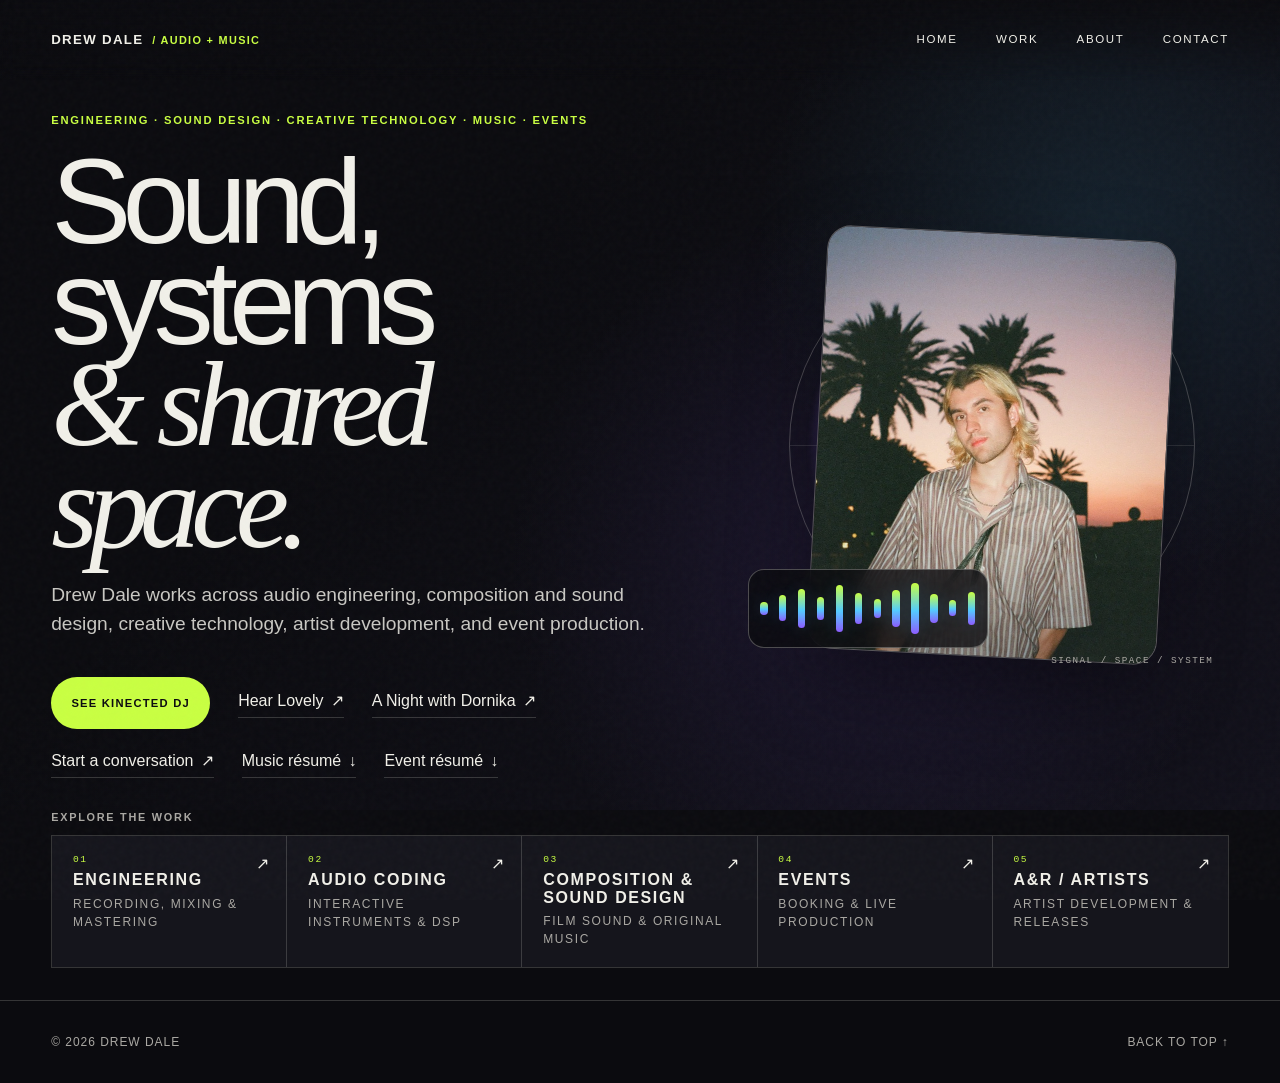
<file: index.html>
<!doctype html>
<html lang="en">
<head>
  <meta charset="utf-8">
  <meta name="viewport" content="width=device-width, initial-scale=1">
  <meta name="description" content="Drew Dale works across audio engineering, composition and sound design, creative technology, artist development, and event production.">
  <meta name="theme-color" content="#0b0b0f">
  <link rel="icon" type="image/svg+xml" href="assets/favicon.svg">
  <link rel="canonical" href="https://drewedale.github.io/">
  <meta property="og:type" content="website">
  <meta property="og:url" content="https://drewedale.github.io/">
  <meta property="og:site_name" content="Drew Dale">
  <meta property="og:title" content="Drew Dale — Audio Engineering, Creative Technology &amp; Events">
  <meta property="og:description" content="Drew Dale works across audio engineering, composition and sound design, creative technology, artist development, and event production.">
  <meta property="og:image" content="https://drewedale.github.io/assets/drew-dale-portrait.jpg">
  <meta property="og:image:width" content="1565">
  <meta property="og:image:height" content="1037">
  <meta property="og:image:alt" content="Drew Dale at sunset beneath palm trees">
  <meta name="twitter:card" content="summary_large_image">
  <meta name="twitter:title" content="Drew Dale — Audio Engineering, Creative Technology &amp; Events">
  <meta name="twitter:description" content="Drew Dale works across audio engineering, composition and sound design, creative technology, artist development, and event production.">
  <meta name="twitter:image" content="https://drewedale.github.io/assets/drew-dale-portrait.jpg">
  <title>Drew Dale — Audio Engineering, Creative Technology &amp; Events</title>
  <link rel="stylesheet" href="style.css?v=15">
  <script src="script.js?v=4" defer></script>
</head>
<body class="home-page" data-page="home">
  <a class="skip-link" href="#main">Skip to content</a>
  <div class="cursor-glow" aria-hidden="true"></div>
  <header class="site-header">
    <a class="wordmark" href="index.html" aria-label="Drew Dale home"><span>DREW DALE</span><small>/ AUDIO + MUSIC</small></a>
    <button class="menu-toggle" type="button" aria-expanded="false" aria-controls="site-nav">Menu</button>
    <nav id="site-nav" aria-label="Main navigation">
      <a href="index.html">Home</a>
      <a href="#paths">Work</a>
      <a href="about.html">About</a>
      <a href="about.html#contact">Contact</a>
    </nav>
  </header>
  <main id="main" class="home-main">
<section class="hero" id="top" aria-labelledby="hero-title">
      <div class="hero-copy">
        <p class="eyebrow">Engineering · Sound design · Creative technology · Music · Events</p>
        <h1 id="hero-title">Sound, systems<br><em>& shared space.</em></h1>
        <p class="hero-intro">Drew Dale works across audio engineering, composition and sound design, creative technology, artist development, and event production.</p>
        <div class="hero-actions">
          <a class="button button-primary" href="audio-coding.html#kinected-dj">See Kinected DJ</a>
          <a class="text-link" href="engineering.html#lovely-radio-domo">Hear Lovely <span aria-hidden="true">↗</span></a>
          <a class="text-link" href="events.html#night-with-dornika">A Night with Dornika <span aria-hidden="true">↗</span></a>
          <a class="text-link" href="mailto:drewedale@gmail.com">Start a conversation <span aria-hidden="true">↗</span></a>
          <a class="text-link" href="assets/drew-dale-music-resume.pdf" download="Drew_Dale_Music_Resume.pdf">Music résumé <span aria-hidden="true">↓</span></a>
          <a class="text-link" href="assets/drew-dale-event-resume.pdf" download="Drew_Dale_Event_Resume.pdf">Event résumé <span aria-hidden="true">↓</span></a>
        </div>
      </div>

      <div class="hero-art">
        <div class="scope-ring scope-ring-one" aria-hidden="true"></div>
        <div class="scope-ring scope-ring-two" aria-hidden="true"></div>
        <div class="hero-photo">
          <img src="assets/drew-dale-portrait.jpg" alt="Portrait of Drew Dale at sunset with palm trees in the background" width="1565" height="1037" fetchpriority="high">
        </div>
        <div class="waveform" aria-hidden="true">
          <i style="--h: 24%"></i><i style="--h: 48%"></i><i style="--h: 72%"></i><i style="--h: 44%"></i>
          <i style="--h: 88%"></i><i style="--h: 58%"></i><i style="--h: 36%"></i><i style="--h: 68%"></i>
          <i style="--h: 96%"></i><i style="--h: 54%"></i><i style="--h: 30%"></i><i style="--h: 62%"></i>
        </div>
        <span class="scope-label" aria-hidden="true">SIGNAL / SPACE / SYSTEM</span>
      </div>
    </section>
    <section class="home-paths" id="paths" aria-labelledby="paths-title">
      <h2 id="paths-title">Explore the work</h2>
    <nav class="work-tabs home-tabs" aria-label="Work categories">
      <a href="engineering.html">
        <span class="tab-number">01</span><strong>Engineering</strong>
        <span class="tab-subtitle">Recording, mixing &amp; mastering</span><span class="tab-arrow" aria-hidden="true">↗</span>
      </a>
      <a href="audio-coding.html">
        <span class="tab-number">02</span><strong>Audio coding</strong>
        <span class="tab-subtitle">Interactive instruments &amp; DSP</span><span class="tab-arrow" aria-hidden="true">↗</span>
      </a>
      <a href="composition-sound-design.html">
        <span class="tab-number">03</span><strong>Composition &amp; Sound Design</strong>
        <span class="tab-subtitle">Film sound &amp; original music</span><span class="tab-arrow" aria-hidden="true">↗</span>
      </a>
      <a href="events.html">
        <span class="tab-number">04</span><strong>Events</strong>
        <span class="tab-subtitle">Booking &amp; live production</span><span class="tab-arrow" aria-hidden="true">↗</span>
      </a>
      <a href="artists.html">
        <span class="tab-number">05</span><strong>A&amp;R / Artists</strong>
        <span class="tab-subtitle">Artist development &amp; releases</span><span class="tab-arrow" aria-hidden="true">↗</span>
      </a>
    </nav>
    </section>
  </main>
  <footer>
    <p>© <span id="year">2026</span> Drew Dale</p>
    <a href="#top">Back to top ↑</a>
  </footer>
</body>
</html>
</file>
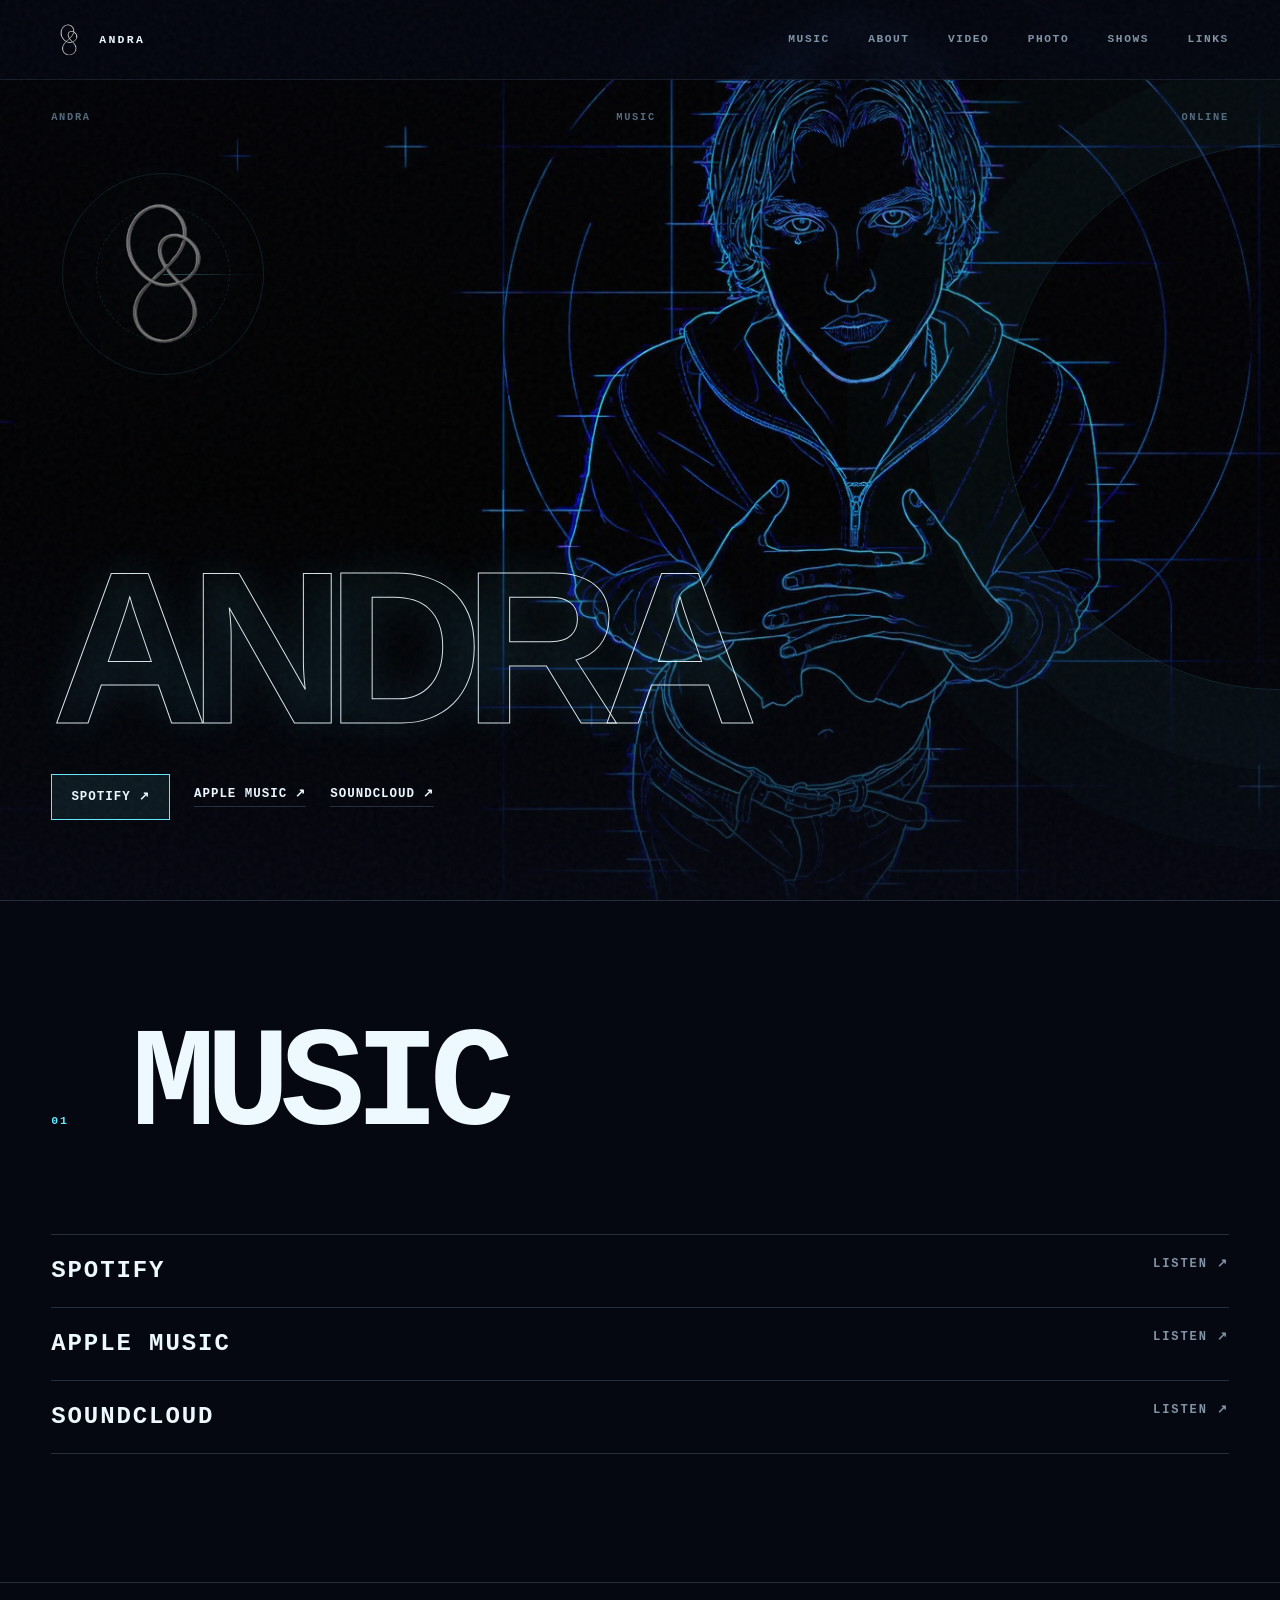
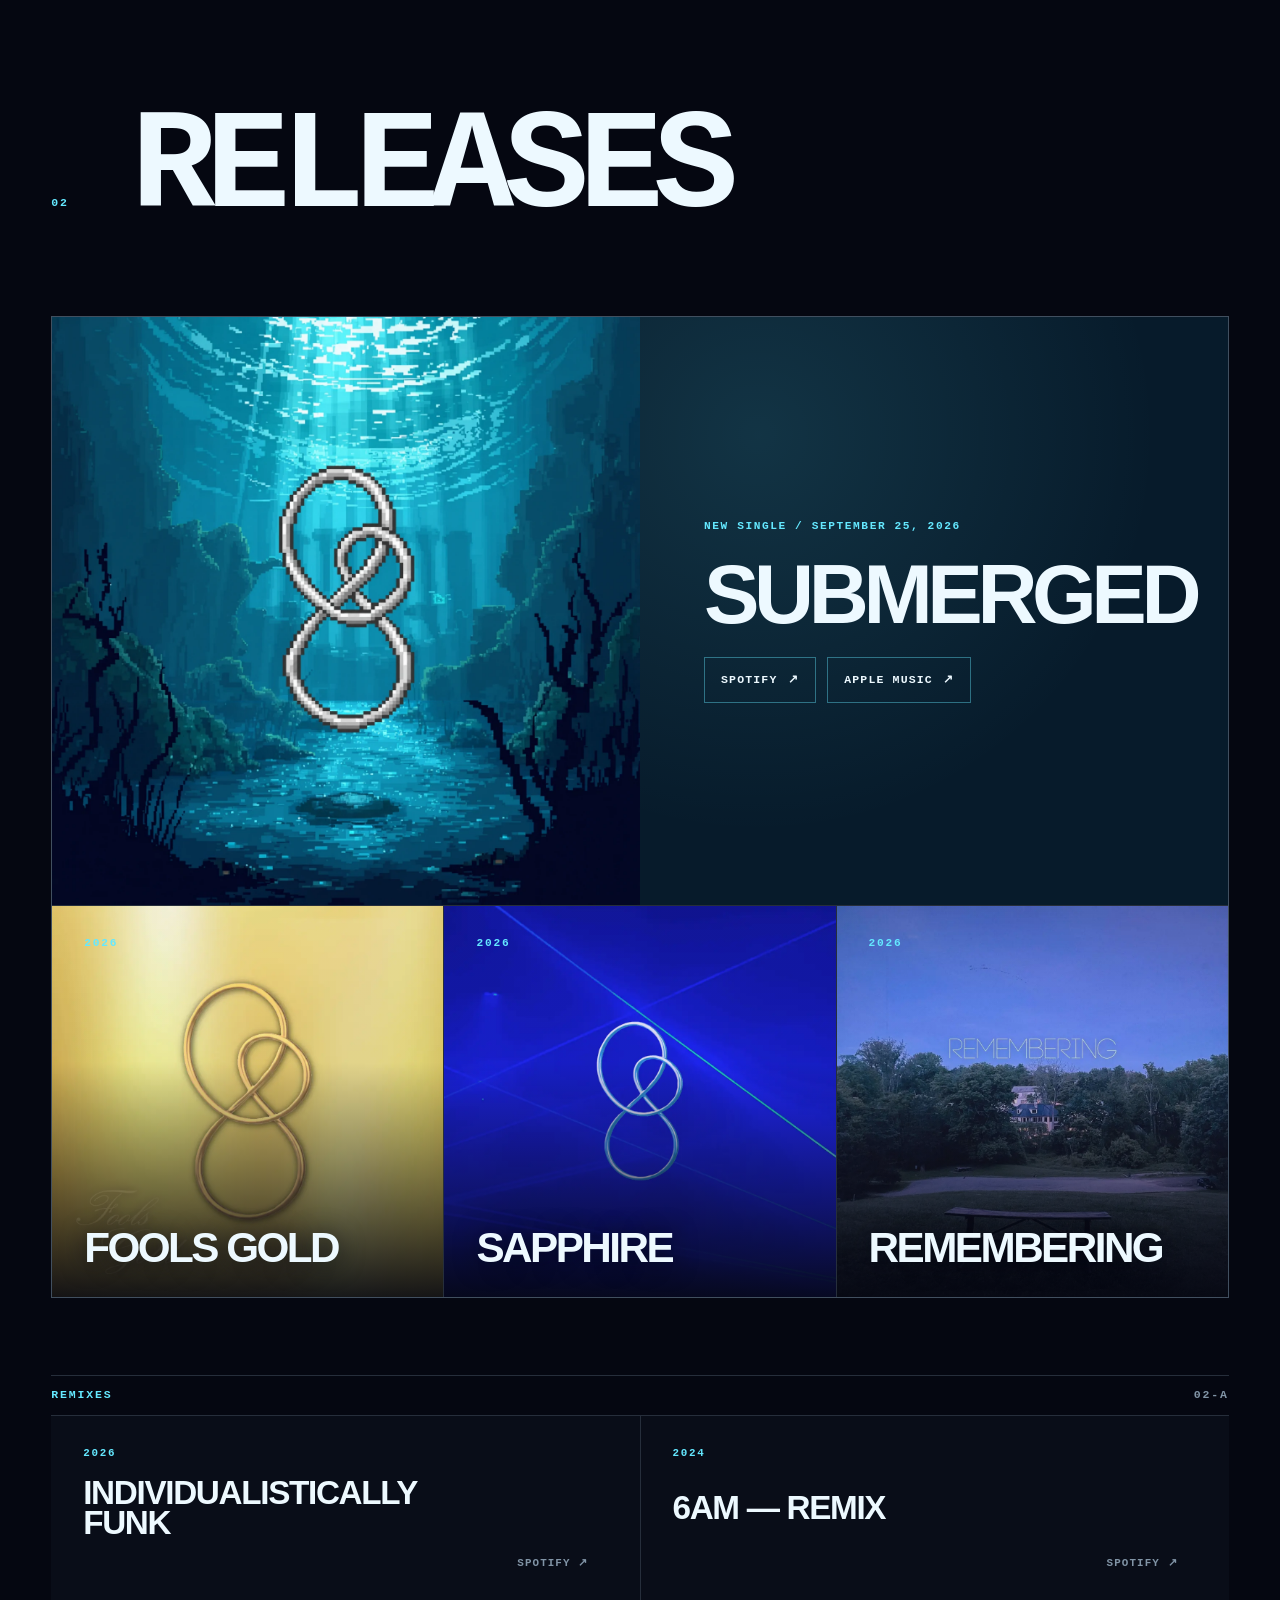
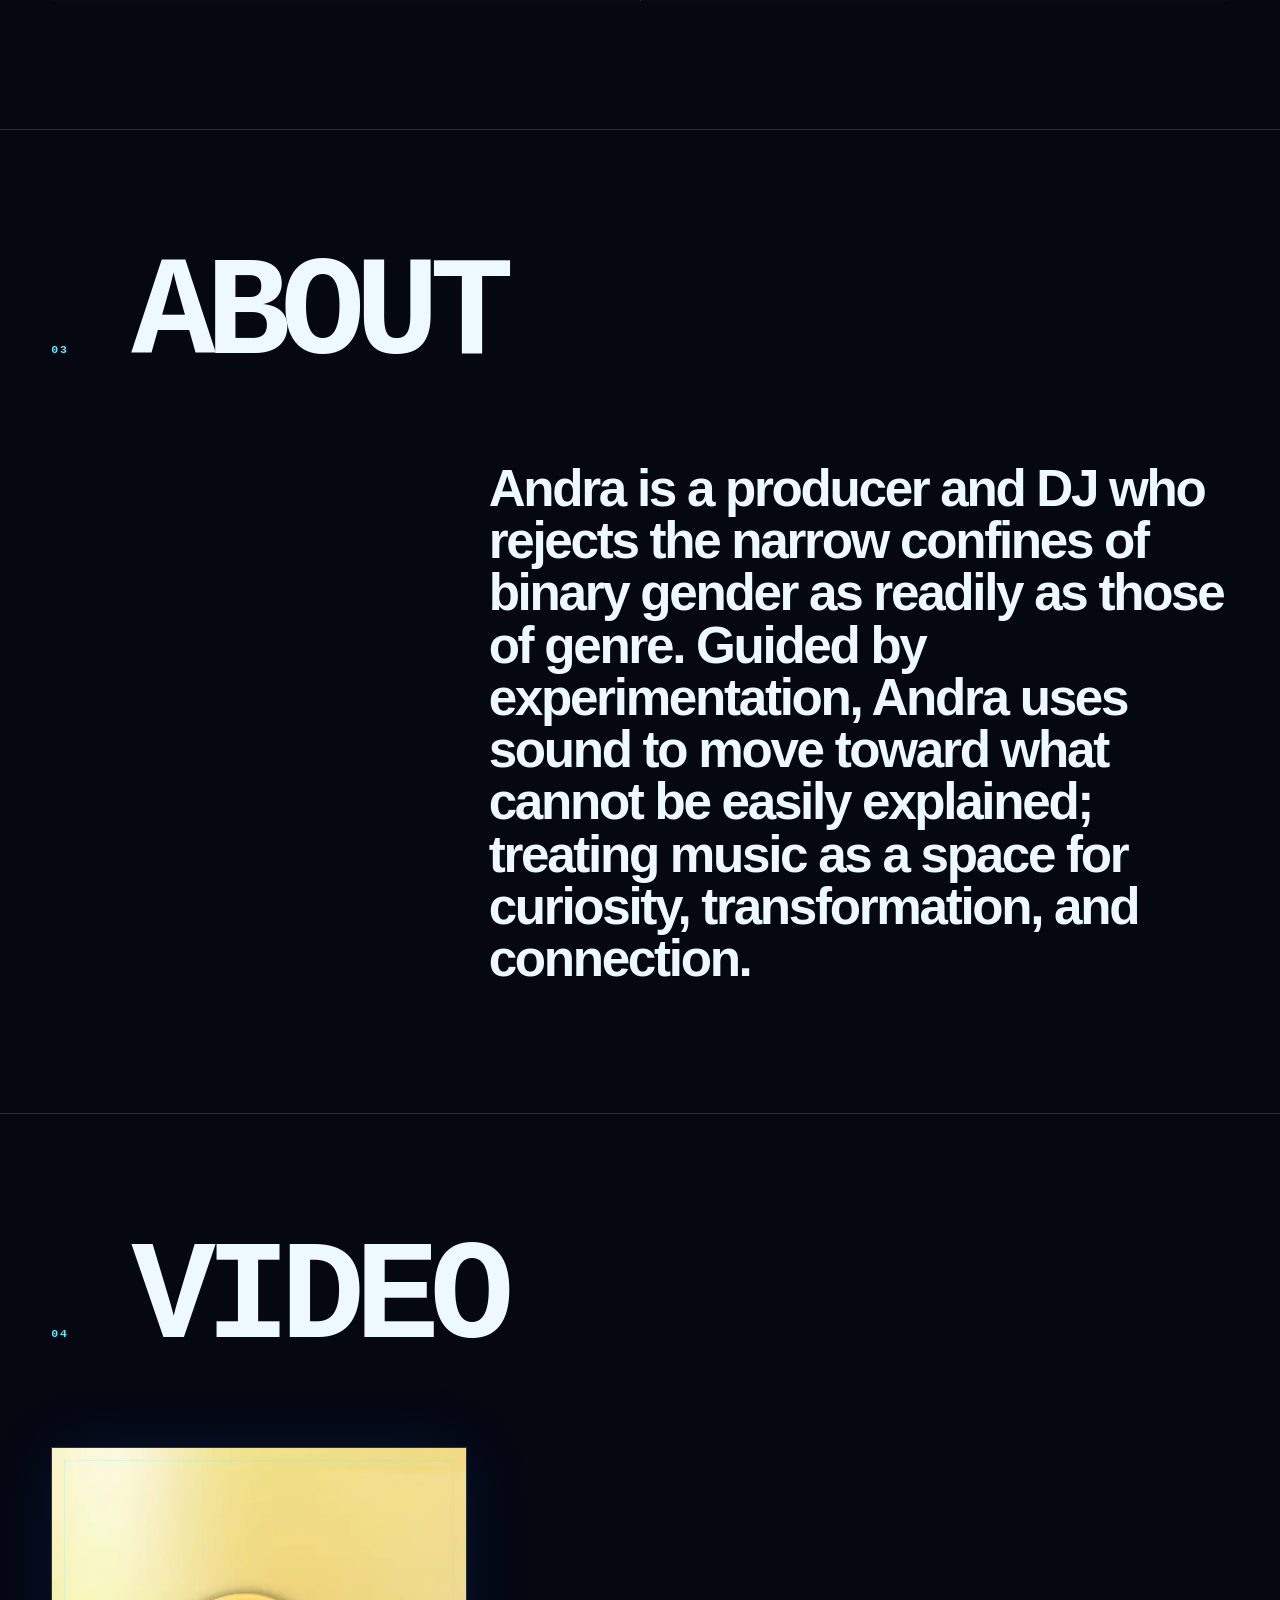
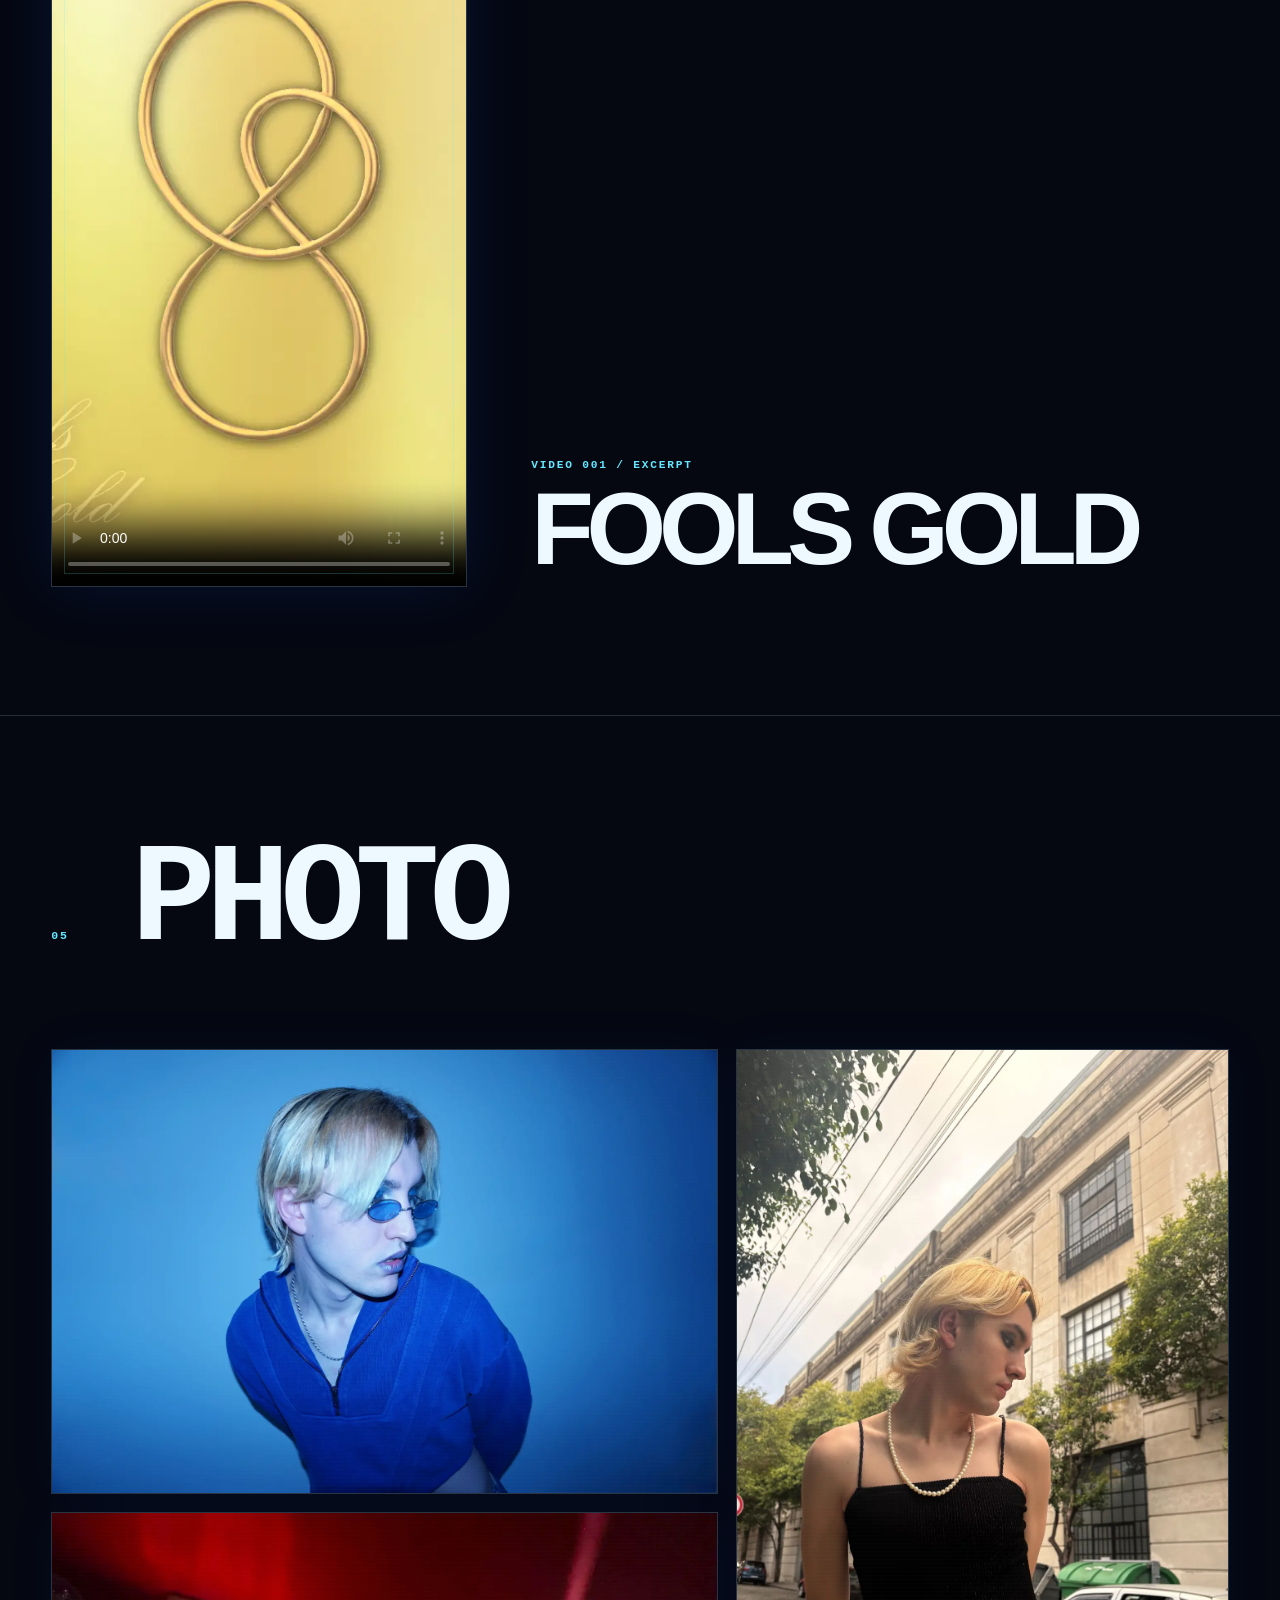
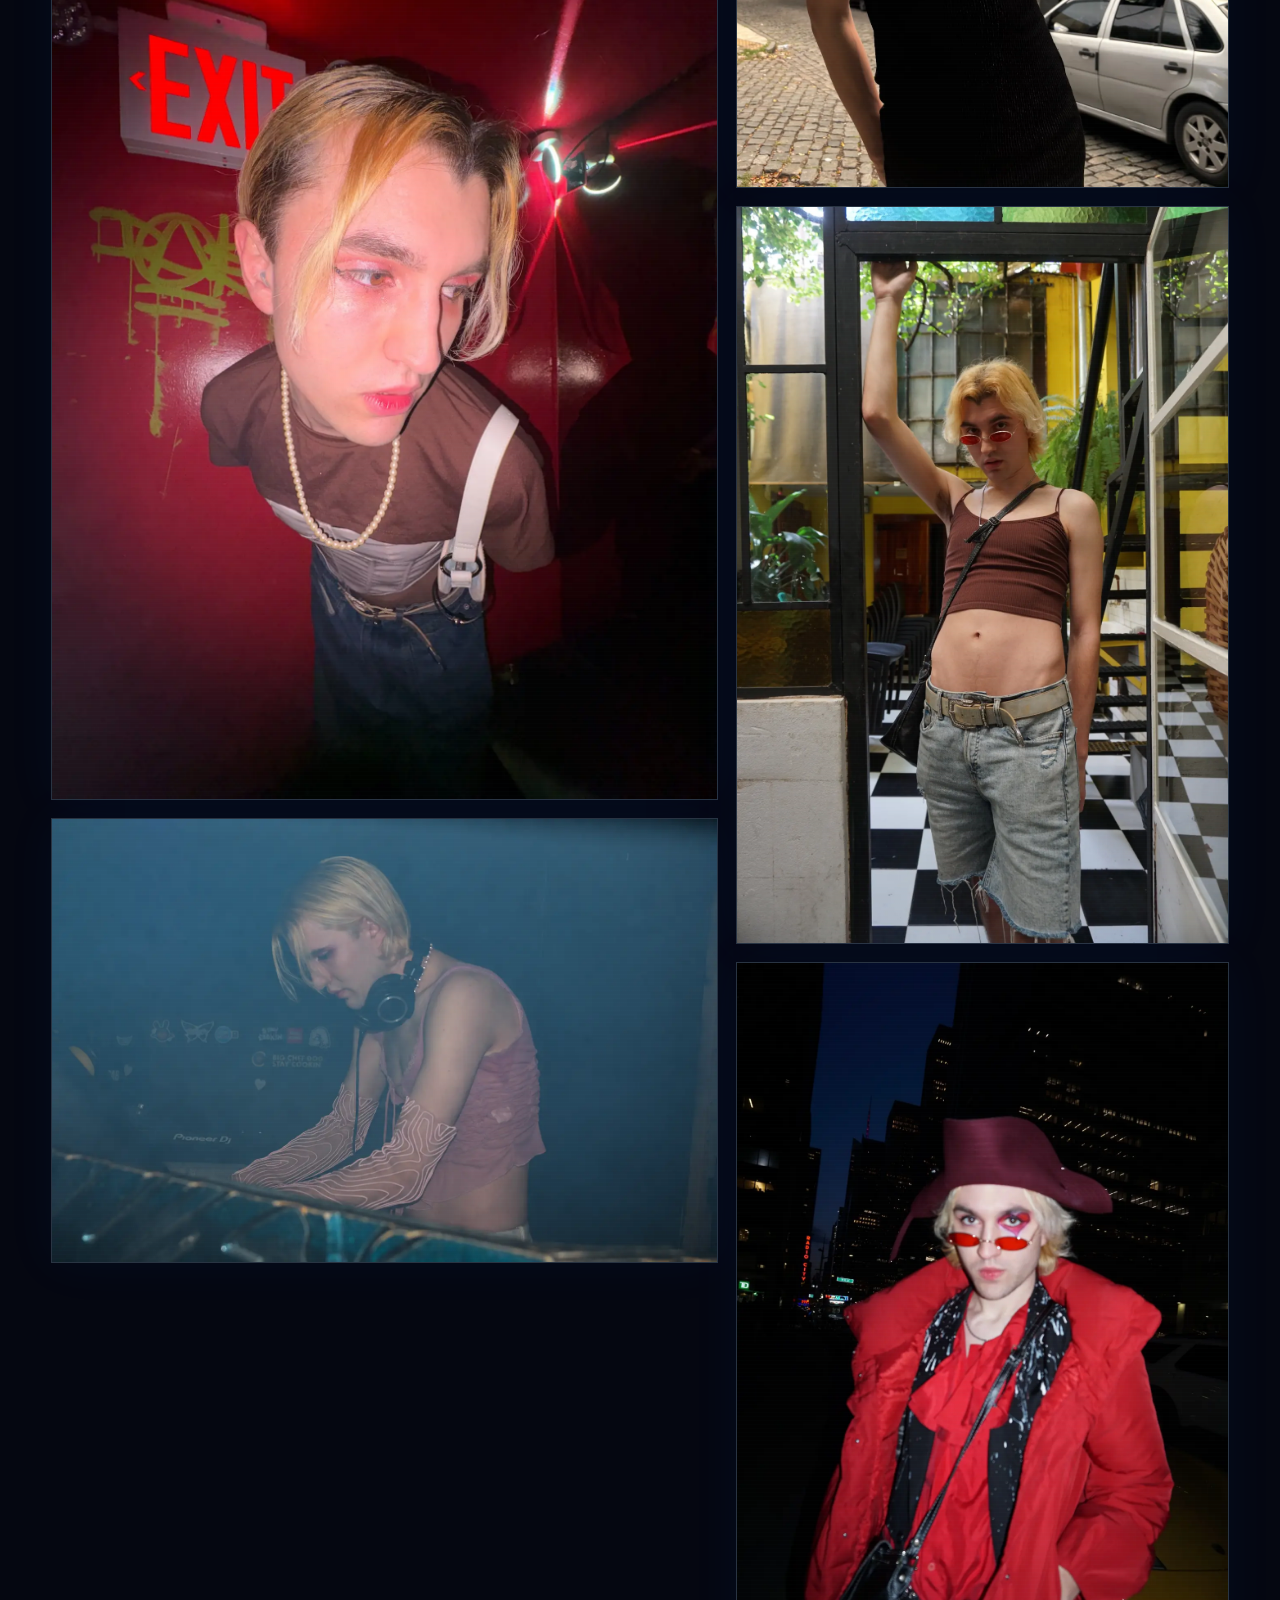
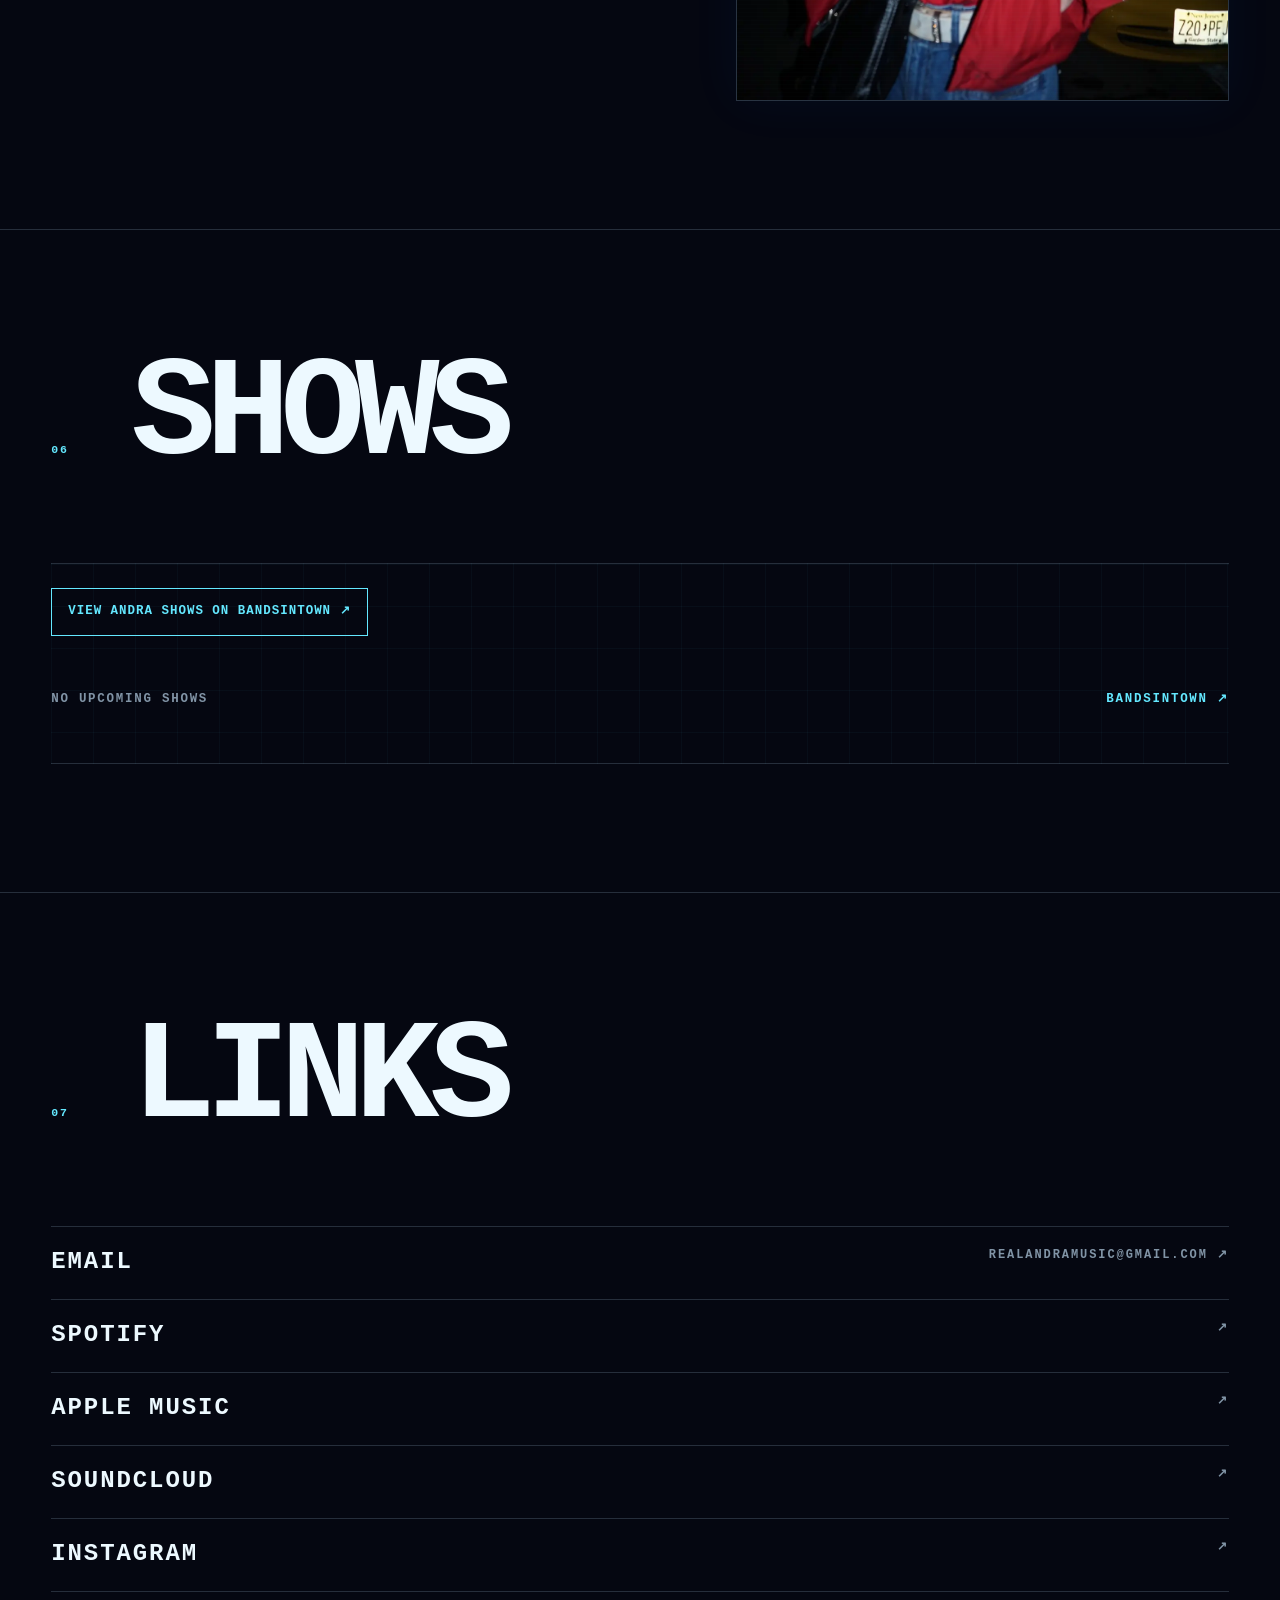
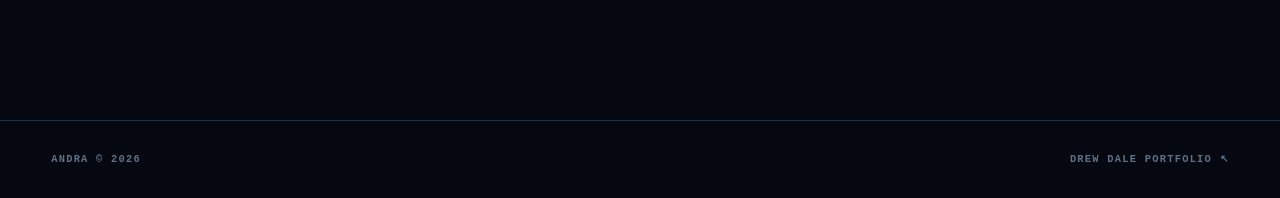
<file: andra/index.html>
<!doctype html>
<html lang="en">
<head>
  <meta charset="utf-8">
  <meta name="viewport" content="width=device-width, initial-scale=1">
  <meta name="description" content="Andra is a producer and DJ exploring sound beyond the confines of genre and binary gender.">
  <meta name="theme-color" content="#050711">
  <link rel="canonical" href="https://drewedale.github.io/andra/">
  <meta property="og:type" content="website">
  <meta property="og:site_name" content="Andra">
  <meta property="og:title" content="Andra — Producer &amp; DJ">
  <meta property="og:description" content="Experimental music exploring the unexplainable and building connections beyond language.">
  <meta property="og:url" content="https://drewedale.github.io/andra/">
  <meta property="og:image" content="https://drewedale.github.io/andra/assets/andra-share.jpg">
  <meta property="og:image:width" content="1080">
  <meta property="og:image:height" content="1080">
  <meta property="og:image:alt" content="Sapphire cover art by Andra">
  <meta name="twitter:card" content="summary_large_image">
  <meta name="twitter:title" content="Andra — Producer &amp; DJ">
  <meta name="twitter:description" content="Experimental music exploring the unexplainable and building connections beyond language.">
  <meta name="twitter:image" content="https://drewedale.github.io/andra/assets/andra-share.jpg">
  <title>Andra — Producer &amp; DJ</title>
  <link rel="icon" href="assets/andra-logo.png" type="image/png">
  <link rel="stylesheet" href="style.css?v=13">
  <script src="script.js?v=4" defer></script>
  <script charset="utf-8" src="https://widgetv3.bandsintown.com/main.min.js" defer></script>
</head>
<body>
  <a class="skip-link" href="#main">Skip to music</a>
  <div class="grain" aria-hidden="true"></div>
  <div class="cursor-orb" aria-hidden="true"></div>

  <header class="site-header">
    <a class="mini-logo" href="#top" aria-label="Andra home">
      <img src="assets/andra-logo.png" alt="" width="1024" height="1024">
      <span>ANDRA</span>
    </a>
    <nav aria-label="Main navigation">
      <a href="#music">Music</a>
      <a href="#about">About</a>
      <a href="#video">Video</a>
      <a href="#photo">Photo</a>
      <a href="#shows">Shows</a>
      <a href="#links">Links</a>
    </nav>
  </header>

  <main id="main">
    <section class="hero" id="top" aria-labelledby="artist-name">
      <img class="hero-image" src="assets/andra-hero-v4.webp" alt="A blue contour-line portrait of Andra emerging from a digital grid" width="1672" height="941">

      <div class="hero-interface" aria-hidden="true">
        <span>ANDRA</span>
        <span>MUSIC</span>
        <span>ONLINE</span>
      </div>

      <div class="hero-logo" aria-hidden="true">
        <div class="sonar sonar-a"></div>
        <div class="sonar sonar-b"></div>
        <img src="assets/andra-logo.png" alt="" width="1024" height="1024">
      </div>

      <div class="hero-copy">
        <h1 id="artist-name">ANDRA</h1>
        <div class="hero-links" aria-label="Listen to Andra">
          <a class="primary-link" href="https://open.spotify.com/artist/1Gm8p7CTSjxUu0ezOgOpoF?si=DqBibZ4pTDu-UYBPujvklw" target="_blank" rel="noreferrer">Spotify <span aria-hidden="true">↗</span></a>
          <a href="https://music.apple.com/us/artist/andra/1896564384" target="_blank" rel="noreferrer">Apple Music <span aria-hidden="true">↗</span></a>
          <a href="https://soundcloud.com/realandramusic" target="_blank" rel="noreferrer">SoundCloud <span aria-hidden="true">↗</span></a>
        </div>
      </div>
    </section>

    <section class="section music" id="music" aria-labelledby="music-title">
      <header class="section-header reveal">
        <span>01</span>
        <h2 id="music-title">MUSIC</h2>
      </header>

      <div class="platform-links reveal">
        <a href="https://open.spotify.com/artist/1Gm8p7CTSjxUu0ezOgOpoF?si=DqBibZ4pTDu-UYBPujvklw" target="_blank" rel="noreferrer"><span>Spotify</span><b>Listen ↗</b></a>
        <a href="https://music.apple.com/us/artist/andra/1896564384" target="_blank" rel="noreferrer"><span>Apple Music</span><b>Listen ↗</b></a>
        <a href="https://soundcloud.com/realandramusic" target="_blank" rel="noreferrer"><span>SoundCloud</span><b>Listen ↗</b></a>
      </div>
    </section>

    <section class="section releases" id="releases" aria-labelledby="releases-title">
      <header class="section-header reveal">
        <span>02</span>
        <h2 id="releases-title">RELEASES</h2>
      </header>

      <div class="release-grid originals-grid">
        <article class="release-featured reveal" aria-labelledby="submerged-title">
          <a class="release-featured-art" href="https://open.spotify.com/album/6PZNn115HUDPPrzjkpDa3M?si=OpzOsi05RAmd1nmPE1ItZQ" target="_blank" rel="noreferrer" aria-label="Listen to Submerged on Spotify">
            <img src="assets/submerged-cover.webp" alt="Submerged cover art: a pixel-art underwater scene with Andra's silver logo" width="1400" height="1400">
          </a>
          <div class="release-featured-copy">
            <span>NEW SINGLE / SEPTEMBER 25, 2026</span>
            <h3 id="submerged-title">SUBMERGED</h3>
            <div class="release-featured-links" aria-label="Listen to Submerged">
              <a href="https://open.spotify.com/album/6PZNn115HUDPPrzjkpDa3M?si=OpzOsi05RAmd1nmPE1ItZQ" target="_blank" rel="noreferrer">Spotify <span aria-hidden="true">↗</span></a>
              <a href="https://music.apple.com/us/album/submerged-single/6815032768" target="_blank" rel="noreferrer">Apple Music <span aria-hidden="true">↗</span></a>
            </div>
          </div>
        </article>
        <a class="release release-cover reveal" href="https://open.spotify.com/track/7aOInyZEMeMZ5EPRooJ4oB?si=f89f6ecf9fa64d1b" target="_blank" rel="noreferrer">
          <img class="release-art" src="assets/fools-gold-cover.webp" alt="Fools Gold cover art" width="1080" height="1080">
          <span>2026</span>
          <strong>FOOLS GOLD</strong>
        </a>
        <a class="release release-cover reveal" href="https://open.spotify.com/track/3JJ1TotNnG4MKwpEH8LheU?si=69274192e503441c" target="_blank" rel="noreferrer">
          <img class="release-art" src="assets/sapphire-cover.webp" alt="Sapphire cover art" width="1080" height="1080">
          <span>2026</span>
          <strong>SAPPHIRE</strong>
        </a>
        <a class="release release-cover reveal" href="https://open.spotify.com/track/6D9ojOeS3NkBoJqb3x55IJ?si=e30ac27583514f0c" target="_blank" rel="noreferrer">
          <img class="release-art" src="assets/remembering-cover.webp" alt="Remembering cover art" width="1080" height="1080">
          <span>2026</span>
          <strong>REMEMBERING</strong>
        </a>
      </div>

      <div class="remix-block reveal" aria-labelledby="remixes-title">
        <div class="remix-heading">
          <h3 id="remixes-title">REMIXES</h3>
          <span>02-A</span>
        </div>
        <div class="remix-grid">
          <a class="remix-card" href="https://open.spotify.com/track/6AsdfZY40Yx2FKGLTnUuQc?si=73b09f1d52a94569" target="_blank" rel="noreferrer">
            <span>2026</span>
            <strong>INDIVIDUALISTICALLY FUNK</strong>
            <b>Spotify ↗</b>
          </a>
          <a class="remix-card" href="https://open.spotify.com/track/5sXubuiJsOfsPEKRPsvcjN?si=dc56cf304c3b46ad" target="_blank" rel="noreferrer">
            <span>2024</span>
            <strong>6AM — REMIX</strong>
            <b>Spotify ↗</b>
          </a>
        </div>
      </div>
    </section>

    <section class="section about-section" id="about" aria-labelledby="about-title">
      <header class="section-header reveal">
        <span>03</span>
        <h2 id="about-title">ABOUT</h2>
      </header>
      <p class="artist-bio reveal">Andra is a producer and DJ who rejects the narrow confines of binary gender as readily as those of genre. Guided by experimentation, Andra uses sound to move toward what cannot be easily explained; treating music as a space for curiosity, transformation, and connection.</p>
    </section>

    <section class="section video-section" id="video" aria-labelledby="video-title">
      <header class="section-header reveal">
        <span>04</span>
        <h2 id="video-title">VIDEO</h2>
      </header>
      <figure class="video-feature reveal">
        <div class="video-frame">
          <video controls playsinline preload="metadata" poster="assets/fools-gold-cover.webp">
            <source src="assets/fools-gold-reel.mp4" type="video/mp4">
            Your browser does not support embedded video.
          </video>
        </div>
        <figcaption>
          <span>VIDEO 001 / EXCERPT</span>
          <strong>FOOLS GOLD</strong>
        </figcaption>
      </figure>
    </section>

    <section class="section photo-section" id="photo" aria-labelledby="photo-title">
      <header class="section-header reveal">
        <span>05</span>
        <h2 id="photo-title">PHOTO</h2>
      </header>
      <div class="photo-grid">
        <div class="photo-column">
          <figure class="photo-item reveal">
            <img src="assets/photo-blue-studio.webp" alt="Andra in blue against a blue studio backdrop" width="1600" height="1066" loading="lazy" decoding="async">
          </figure>
          <figure class="photo-item reveal">
            <img src="assets/photo-red-fisheye.webp" alt="Andra in a red-lit room photographed with a fisheye perspective" width="1350" height="1800" loading="lazy" decoding="async">
          </figure>
          <figure class="photo-item reveal">
            <img src="assets/photo-dj.webp" alt="Andra performing a DJ set in a dark club" width="1536" height="1024" loading="lazy" decoding="async">
          </figure>
        </div>
        <div class="photo-column">
          <figure class="photo-item photo-item--street reveal">
            <img src="assets/photo-black-dress-street.webp" alt="Andra in a black dress on a city street" width="1350" height="1800" loading="lazy" decoding="async">
          </figure>
          <figure class="photo-item reveal">
            <img src="assets/photo-greenhouse.webp" alt="Andra in a greenhouse wearing a sculptural blue look" width="1200" height="1800" loading="lazy" decoding="async">
          </figure>
          <figure class="photo-item reveal">
            <img src="assets/photo-red-city.webp" alt="Andra in red at night with city lights behind them" width="1200" height="1800" loading="lazy" decoding="async">
          </figure>
        </div>
      </div>
    </section>

    <section class="section shows-section" id="shows" aria-labelledby="shows-title">
      <header class="section-header reveal">
        <span>06</span>
        <h2 id="shows-title">SHOWS</h2>
      </header>
      <div class="shows-feed reveal">
        <a
          class="bit-widget-initializer"
          href="https://www.bandsintown.com/a/15666679"
          target="_blank"
          rel="noreferrer"
          data-artist-name="id_15666679"
          data-background-color="rgba(5,7,17,0)"
          data-separator-color="rgba(190,227,255,0.18)"
          data-text-color="rgba(237,249,255,1)"
          data-font="monospace"
          data-auto-style="false"
          data-display-limit="all"
          data-display-local-dates="false"
          data-display-past-dates="false"
          data-local-dates-position="tab"
          data-display-details="false"
          data-display-lineup="false"
          data-display-start-time="true"
          data-social-share-icon="false"
          data-button-label-capitalization="uppercase"
          data-header-capitalization="uppercase"
          data-location-capitalization="uppercase"
          data-venue-capitalization="uppercase"
          data-date-format="MMM. D, YYYY"
          data-date-orientation="horizontal"
          data-date-border-color="#64e8ff"
          data-date-border-width="1px"
          data-date-capitalization="uppercase"
          data-date-border-radius="0px"
          data-event-ticket-cta-size="medium"
          data-event-ticket-text="TICKETS"
          data-event-ticket-icon="false"
          data-event-ticket-cta-text-color="rgba(5,7,17,1)"
          data-event-ticket-cta-bg-color="rgba(100,232,255,1)"
          data-event-ticket-cta-border-color="rgba(100,232,255,1)"
          data-event-ticket-cta-border-width="1px"
          data-event-ticket-cta-border-radius="0px"
          data-sold-out-button-text-color="rgba(5,7,17,1)"
          data-sold-out-button-background-color="rgba(129,148,166,1)"
          data-sold-out-button-border-color="rgba(129,148,166,1)"
          data-sold-out-button-clickable="true"
          data-event-rsvp-position="left"
          data-event-rsvp-cta-size="medium"
          data-event-rsvp-only-show-icon="false"
          data-event-rsvp-text="REMIND ME"
          data-event-rsvp-icon="false"
          data-event-rsvp-cta-text-color="rgba(100,232,255,1)"
          data-event-rsvp-cta-bg-color="rgba(5,7,17,0)"
          data-event-rsvp-cta-border-color="rgba(100,232,255,1)"
          data-event-rsvp-cta-border-width="1px"
          data-event-rsvp-cta-border-radius="0px"
          data-follow-section-position="top"
          data-follow-section-alignment="left"
          data-follow-section-header-text="SHOW ALERTS"
          data-follow-section-cta-size="medium"
          data-follow-section-cta-text="FOLLOW"
          data-follow-section-cta-icon="false"
          data-follow-section-cta-text-color="rgba(5,7,17,1)"
          data-follow-section-cta-bg-color="rgba(100,232,255,1)"
          data-follow-section-cta-border-color="rgba(100,232,255,1)"
          data-follow-section-cta-border-width="1px"
          data-follow-section-cta-border-radius="0px"
          data-play-my-city-position="bottom"
          data-play-my-city-alignment="left"
          data-play-my-city-header-text="NO LOCAL DATE?"
          data-play-my-city-cta-size="medium"
          data-play-my-city-cta-text="REQUEST A SHOW"
          data-play-my-city-cta-icon="false"
          data-play-my-city-cta-text-color="rgba(100,232,255,1)"
          data-play-my-city-cta-bg-color="rgba(5,7,17,0)"
          data-play-my-city-cta-border-color="rgba(100,232,255,1)"
          data-play-my-city-cta-border-width="1px"
          data-play-my-city-cta-border-radius="0px"
          data-language="en"
          data-layout-breakpoint="900"
          data-app-id="drewedale-github-io-andra"
          data-bit-logo-position="bottomRight"
          data-bit-logo-color="rgba(100,232,255,1)"
        >View Andra shows on Bandsintown ↗</a>
        <div class="shows-empty" id="shows-empty">
          <span>No upcoming shows</span>
          <a href="https://www.bandsintown.com/a/15666679" target="_blank" rel="noreferrer">Bandsintown ↗</a>
        </div>
      </div>
    </section>

    <section class="section links" id="links" aria-labelledby="links-title">
      <header class="section-header reveal">
        <span>07</span>
        <h2 id="links-title">LINKS</h2>
      </header>
      <div class="platform-links reveal">
        <a href="mailto:realandramusic@gmail.com"><span>Email</span><b>realandramusic@gmail.com ↗</b></a>
        <a href="https://open.spotify.com/artist/1Gm8p7CTSjxUu0ezOgOpoF?si=DqBibZ4pTDu-UYBPujvklw" target="_blank" rel="noreferrer"><span>Spotify</span><b>↗</b></a>
        <a href="https://music.apple.com/us/artist/andra/1896564384" target="_blank" rel="noreferrer"><span>Apple Music</span><b>↗</b></a>
        <a href="https://soundcloud.com/realandramusic" target="_blank" rel="noreferrer"><span>SoundCloud</span><b>↗</b></a>
        <a href="https://www.instagram.com/andraphile/" target="_blank" rel="noreferrer"><span>Instagram</span><b>↗</b></a>
      </div>
    </section>
  </main>

  <footer>
    <p>ANDRA © <span id="year">2026</span></p>
    <a href="/">Drew Dale portfolio ↖</a>
  </footer>
</body>
</html>
</file>
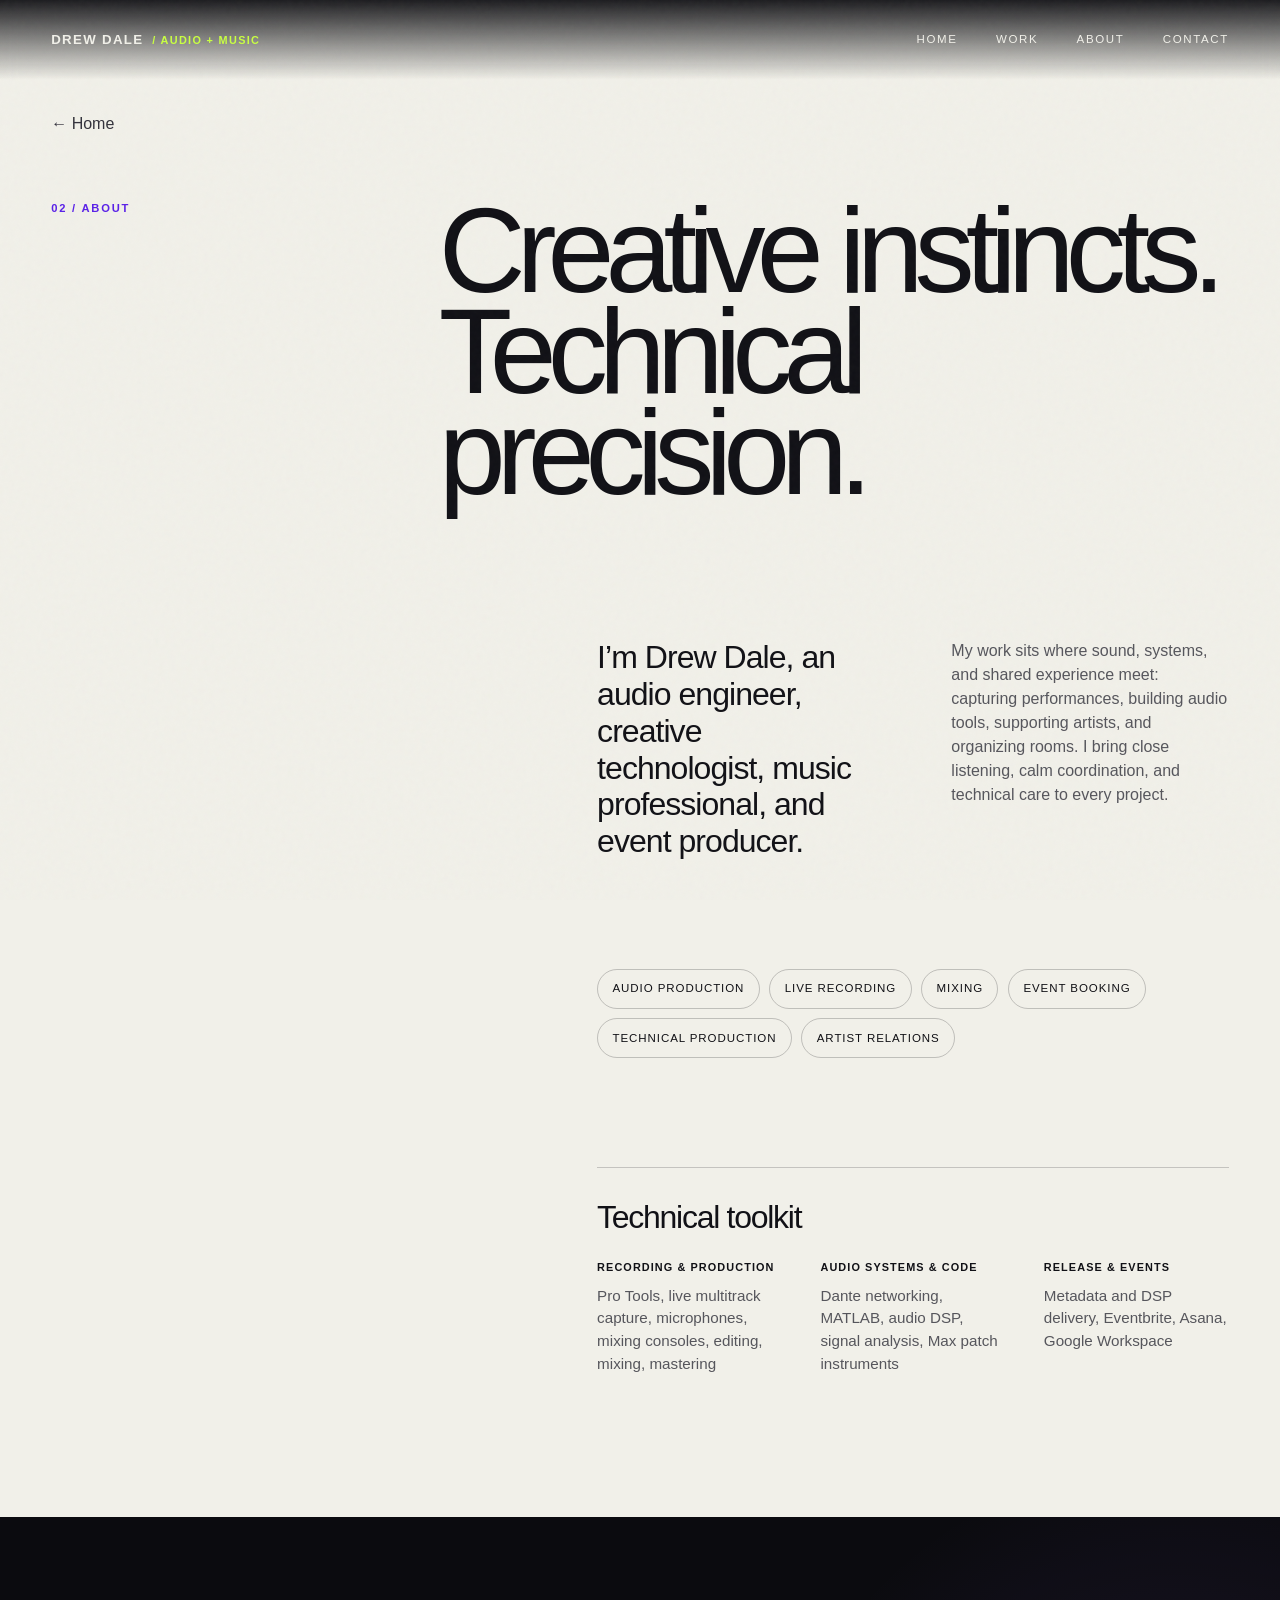
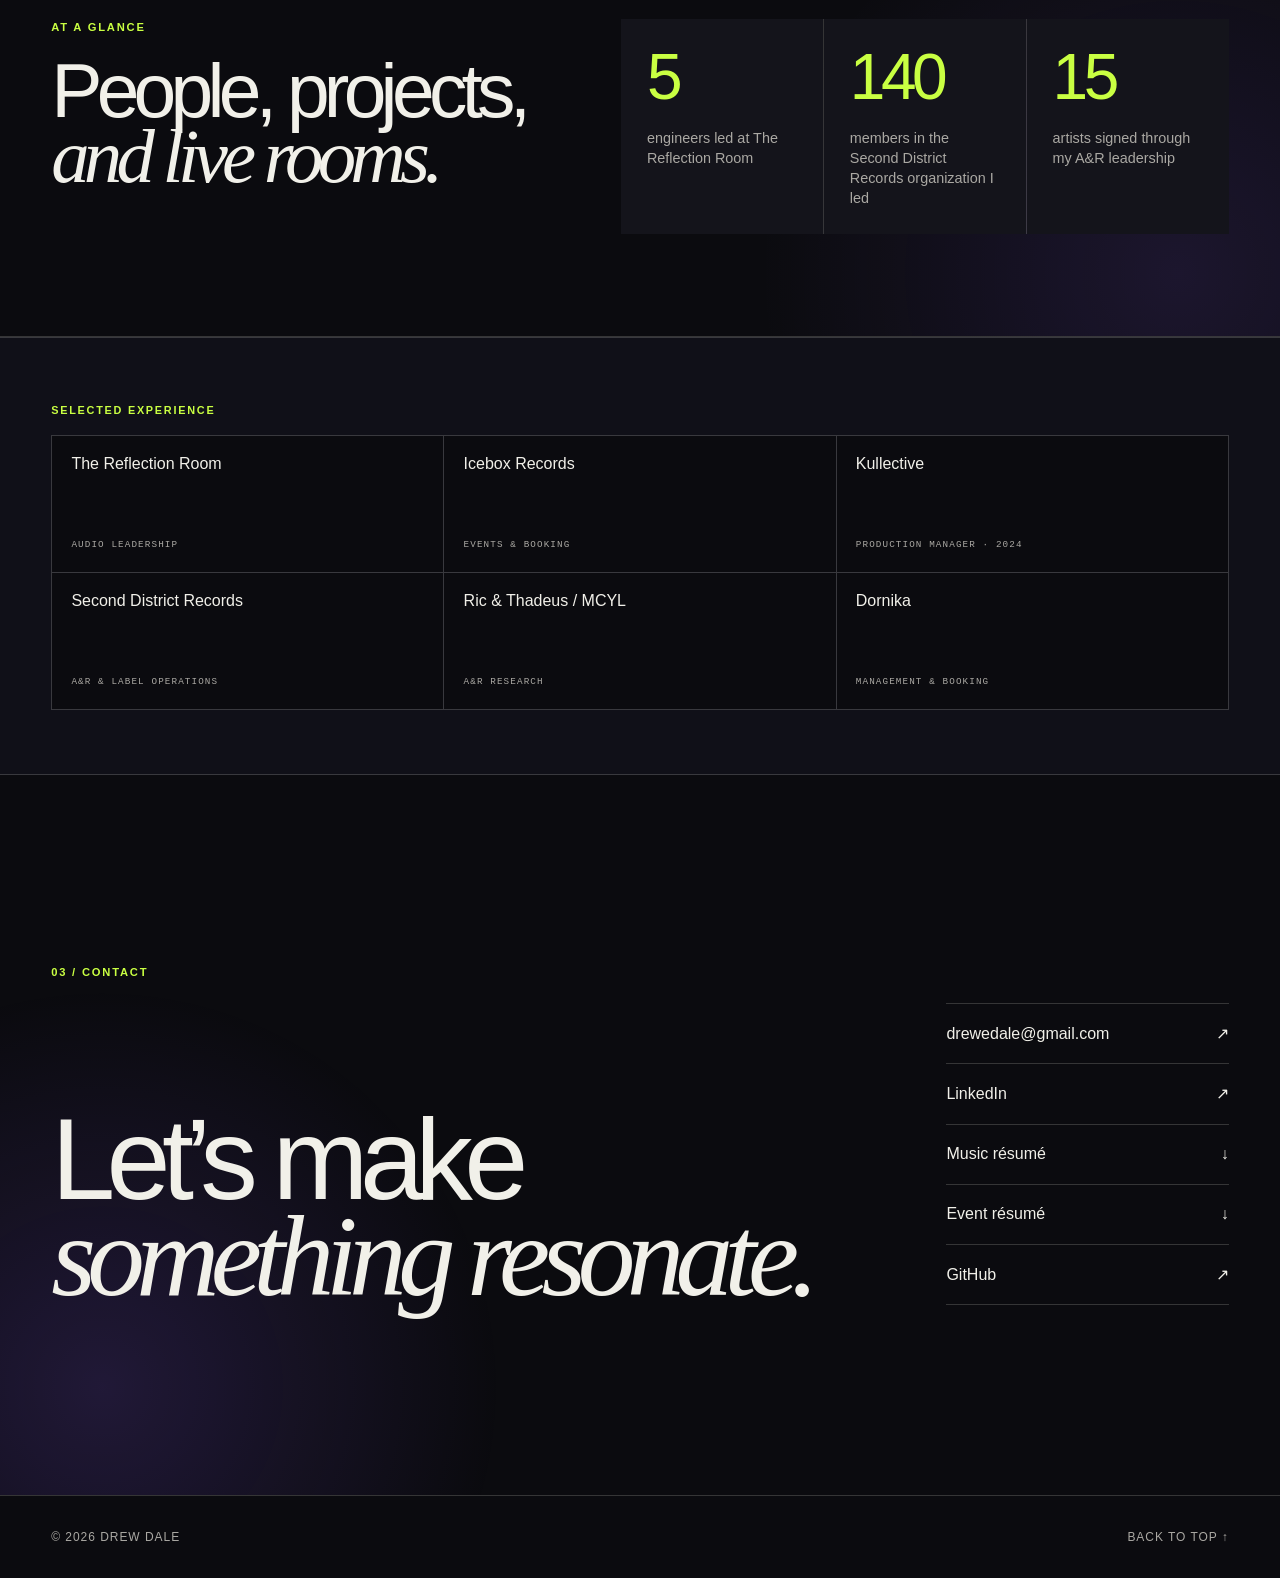
<file: about.html>
<!doctype html>
<html lang="en">
<head>
  <meta charset="utf-8">
  <meta name="viewport" content="width=device-width, initial-scale=1">
  <meta name="description" content="About Drew Dale: audio engineer, creative technologist, music professional, and event producer.">
  <meta name="theme-color" content="#0b0b0f">
  <link rel="icon" type="image/svg+xml" href="assets/favicon.svg">
  <link rel="canonical" href="https://drewedale.github.io/about.html">
  <meta property="og:type" content="website">
  <meta property="og:url" content="https://drewedale.github.io/about.html">
  <meta property="og:site_name" content="Drew Dale">
  <meta property="og:title" content="About &amp; Contact — Drew Dale">
  <meta property="og:description" content="About Drew Dale: audio engineer, creative technologist, music professional, and event producer.">
  <meta property="og:image" content="https://drewedale.github.io/assets/drew-dale-portrait.jpg">
  <meta property="og:image:width" content="1565">
  <meta property="og:image:height" content="1037">
  <meta property="og:image:alt" content="Drew Dale at sunset beneath palm trees">
  <meta name="twitter:card" content="summary_large_image">
  <meta name="twitter:title" content="About &amp; Contact — Drew Dale">
  <meta name="twitter:description" content="About Drew Dale: audio engineer, creative technologist, music professional, and event producer.">
  <meta name="twitter:image" content="https://drewedale.github.io/assets/drew-dale-portrait.jpg">
  <title>About &amp; Contact — Drew Dale</title>
  <link rel="stylesheet" href="style.css?v=16">
  <script src="script.js?v=4" defer></script>
</head>
<body class="about-page" data-page="about">
  <a class="skip-link" href="#main">Skip to content</a>
  <div class="cursor-glow" aria-hidden="true"></div>
  <header class="site-header">
    <a class="wordmark" href="index.html" aria-label="Drew Dale home"><span>DREW DALE</span><small>/ AUDIO + MUSIC</small></a>
    <button class="menu-toggle" type="button" aria-expanded="false" aria-controls="site-nav">Menu</button>
    <nav id="site-nav" aria-label="Main navigation">
      <a href="index.html">Home</a>
      <a href="index.html#paths">Work</a>
      <a href="about.html">About</a>
      <a href="about.html#contact">Contact</a>
    </nav>
  </header>
  <main id="main" class="about-main">
    <div id="top" class="about-top"><a class="back-link" href="index.html">← Home</a></div>
<section class="about section" id="about" aria-labelledby="about-title">
      <div class="about-grid">
        <div class="section-heading reveal">
          <p class="section-number">02 / About</p>
          <h1 id="about-title">Creative instincts.<br>Technical precision.</h1>
        </div>
        <div class="about-copy reveal">
          <p class="lead">I’m Drew Dale, an audio engineer, creative technologist, music professional, and event producer.</p>
          <p>My work sits where sound, systems, and shared experience meet: capturing performances, building audio tools, supporting artists, and organizing rooms. I bring close listening, calm coordination, and technical care to every project.</p>
          <div class="capabilities" aria-label="Capabilities">
            <span>Audio production</span>
            <span>Live recording</span>
            <span>Mixing</span>
            <span>Event booking</span>
            <span>Technical production</span>
            <span>Artist relations</span>
          </div>
          <div class="toolkit">
            <h3>Technical toolkit</h3>
            <dl>
              <div><dt>Recording &amp; production</dt><dd>Pro Tools, live multitrack capture, microphones, mixing consoles, editing, mixing, mastering</dd></div>
              <div><dt>Audio systems &amp; code</dt><dd>Dante networking, MATLAB, audio DSP, signal analysis, Max patch instruments</dd></div>
              <div><dt>Release &amp; events</dt><dd>Metadata and DSP delivery, Eventbrite, Asana, Google Workspace</dd></div>
            </dl>
          </div>
        </div>
      </div>
    </section>
<section class="leadership-strip" aria-labelledby="leadership-title">
      <div class="leadership-heading">
        <p class="section-number">At a glance</p>
        <h2 id="leadership-title">People, projects,<br><em>and live rooms.</em></h2>
      </div>
      <dl class="leadership-stats">
        <div><dt>5</dt><dd>engineers led at The Reflection Room</dd></div>
        <div><dt>140</dt><dd>members in the Second District Records organization I led</dd></div>
        <div><dt>15</dt><dd>artists signed through my A&amp;R leadership</dd></div>
      </dl>
    </section>
<section class="experience-strip" aria-label="Selected experience">
      <p class="experience-label">Selected experience</p>
      <ul class="experience-list">
        <li><strong>The Reflection Room</strong><span>Audio leadership</span></li>
        <li><strong>Icebox Records</strong><span>Events &amp; booking</span></li>
        <li><strong>Kullective</strong><span>Production Manager · 2024</span></li>
        <li><strong>Second District Records</strong><span>A&amp;R &amp; label operations</span></li>
        <li><strong>Ric &amp; Thadeus / MCYL</strong><span>A&amp;R research</span></li>
        <li><strong>Dornika</strong><span>Management &amp; booking</span></li>
      </ul>
    </section>
<section class="contact section" id="contact" aria-labelledby="contact-title">
      <p class="section-number reveal">03 / Contact</p>
      <div class="contact-layout reveal">
        <h2 id="contact-title">Let’s make<br><em>something resonate.</em></h2>
        <div class="contact-links">
          <a href="mailto:drewedale@gmail.com">drewedale@gmail.com <span aria-hidden="true">↗</span></a>
          <a href="https://www.linkedin.com/in/drew-dale-66a91a196/" target="_blank" rel="noreferrer">LinkedIn <span aria-hidden="true">↗</span></a>
          <a href="assets/drew-dale-music-resume.pdf" download="Drew_Dale_Music_Resume.pdf">Music résumé <span aria-hidden="true">↓</span></a>
          <a href="assets/drew-dale-event-resume.pdf" download="Drew_Dale_Event_Resume.pdf">Event résumé <span aria-hidden="true">↓</span></a>
          <a href="https://github.com/drewedale" target="_blank" rel="noreferrer">GitHub <span aria-hidden="true">↗</span></a>
        </div>
      </div>
    </section>
  </main>
  <footer>
    <p>© <span id="year">2026</span> Drew Dale</p>
    <a href="#top">Back to top ↑</a>
  </footer>
</body>
</html>
</file>
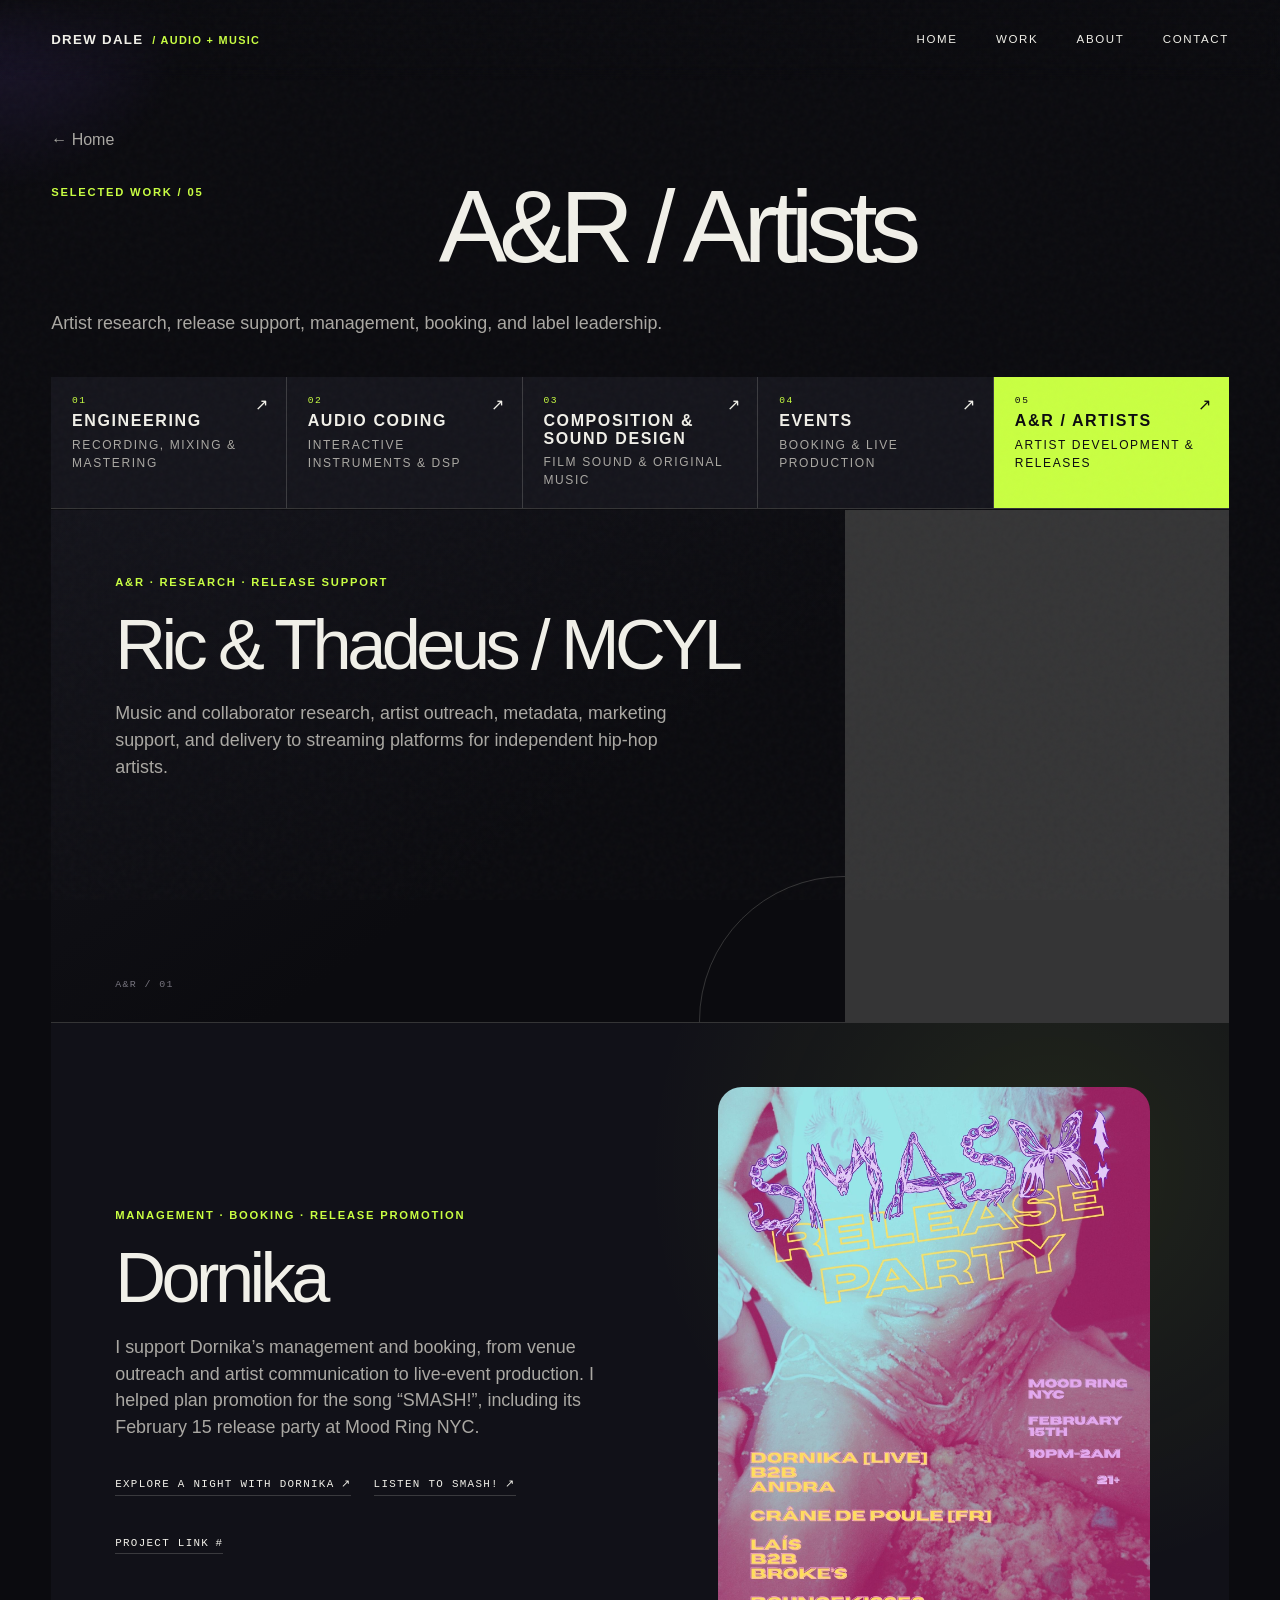
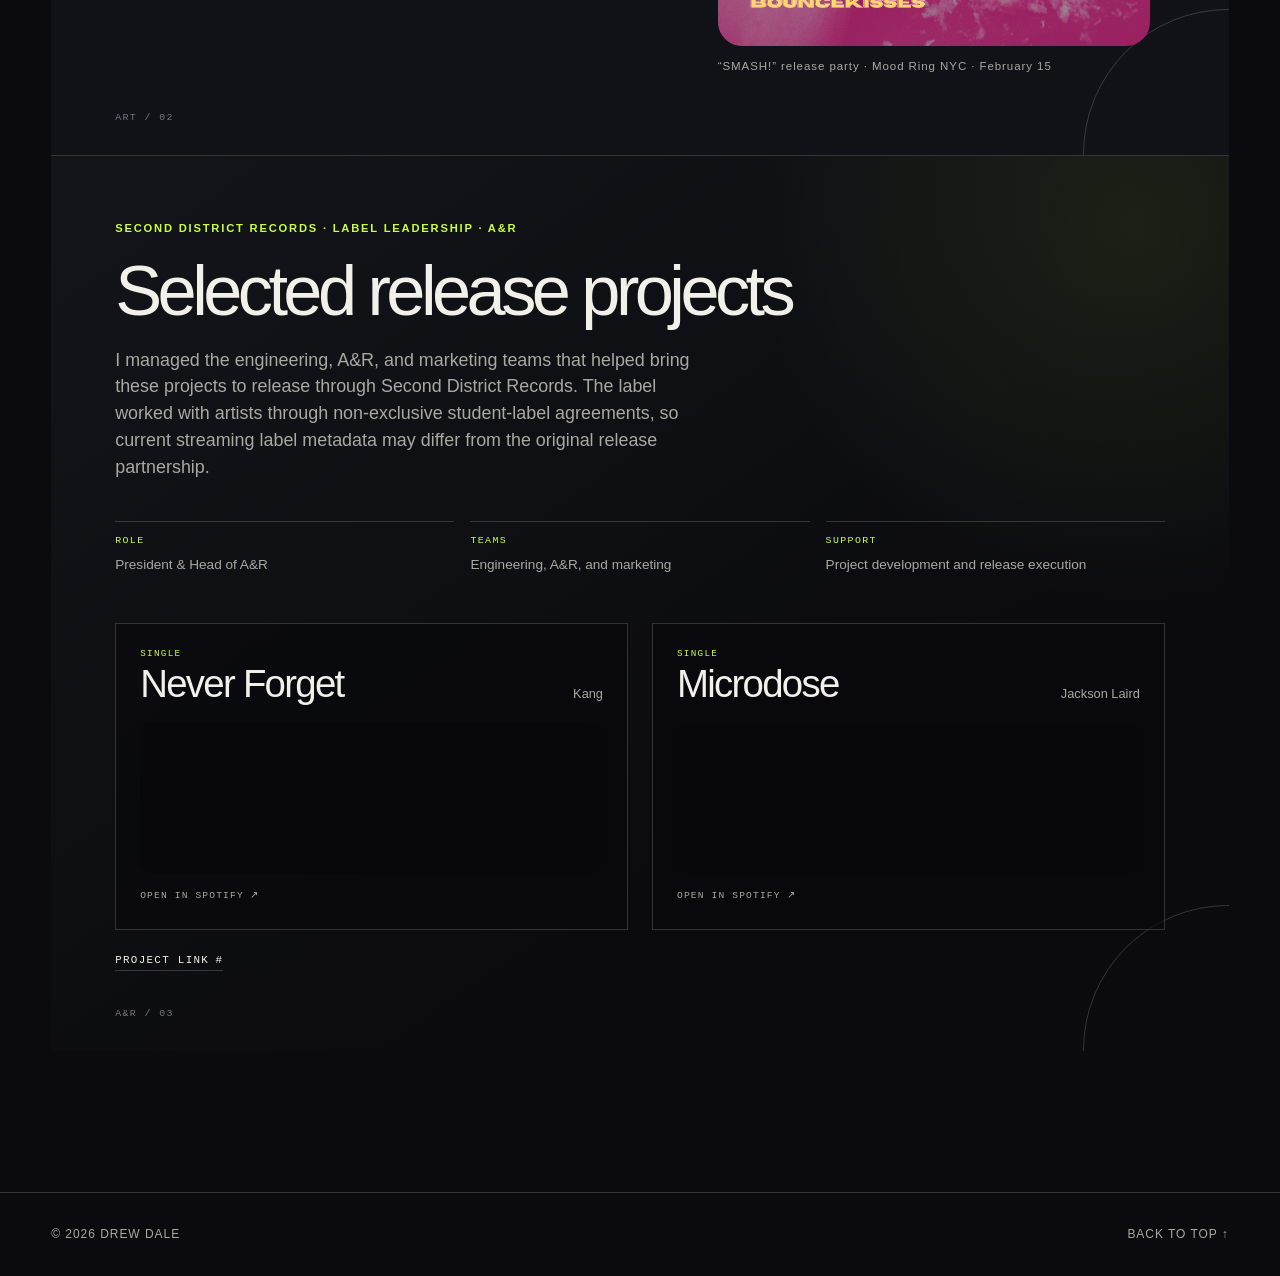
<file: artists.html>
<!doctype html>
<html lang="en">
<head>
  <meta charset="utf-8">
  <meta name="viewport" content="width=device-width, initial-scale=1">
  <meta name="description" content="Artist research, release support, management, booking, and label leadership.">
  <meta name="theme-color" content="#0b0b0f">
  <link rel="icon" type="image/svg+xml" href="assets/favicon.svg">
  <link rel="canonical" href="https://drewedale.github.io/artists.html">
  <meta property="og:type" content="website">
  <meta property="og:url" content="https://drewedale.github.io/artists.html">
  <meta property="og:site_name" content="Drew Dale">
  <meta property="og:title" content="A&amp;R / Artists — Drew Dale">
  <meta property="og:description" content="Artist research, release support, management, booking, and label leadership.">
  <meta property="og:image" content="https://drewedale.github.io/assets/drew-dale-portrait.jpg">
  <meta property="og:image:width" content="1565">
  <meta property="og:image:height" content="1037">
  <meta property="og:image:alt" content="Drew Dale at sunset beneath palm trees">
  <meta name="twitter:card" content="summary_large_image">
  <meta name="twitter:title" content="A&amp;R / Artists — Drew Dale">
  <meta name="twitter:description" content="Artist research, release support, management, booking, and label leadership.">
  <meta name="twitter:image" content="https://drewedale.github.io/assets/drew-dale-portrait.jpg">
  <title>A&amp;R / Artists — Drew Dale</title>
  <link rel="stylesheet" href="style.css?v=15">
  <script src="script.js?v=4" defer></script>
</head>
<body class="category-page" data-page="artists">
  <a class="skip-link" href="#main">Skip to content</a>
  <div class="cursor-glow" aria-hidden="true"></div>
  <header class="site-header">
    <a class="wordmark" href="index.html" aria-label="Drew Dale home"><span>DREW DALE</span><small>/ AUDIO + MUSIC</small></a>
    <button class="menu-toggle" type="button" aria-expanded="false" aria-controls="site-nav">Menu</button>
    <nav id="site-nav" aria-label="Main navigation">
      <a href="index.html">Home</a>
      <a href="index.html#paths">Work</a>
      <a href="about.html">About</a>
      <a href="about.html#contact">Contact</a>
    </nav>
  </header>
  <main id="main" class="category-main">
    <section class="work section category-work" id="top" aria-labelledby="category-title">
      <a class="back-link" href="index.html">← Home</a>
      <div class="section-heading category-heading">
        <p class="section-number">Selected work / 05</p>
        <h1 class="category-title" id="category-title">A&amp;R / Artists</h1>
      </div>
      <p class="category-intro">Artist research, release support, management, booking, and label leadership.</p>
    <nav class="work-tabs category-tabs" aria-label="Other work categories">
      <a href="engineering.html">
        <span class="tab-number">01</span><strong>Engineering</strong>
        <span class="tab-subtitle">Recording, mixing &amp; mastering</span><span class="tab-arrow" aria-hidden="true">↗</span>
      </a>
      <a href="audio-coding.html">
        <span class="tab-number">02</span><strong>Audio coding</strong>
        <span class="tab-subtitle">Interactive instruments &amp; DSP</span><span class="tab-arrow" aria-hidden="true">↗</span>
      </a>
      <a href="composition-sound-design.html">
        <span class="tab-number">03</span><strong>Composition &amp; Sound Design</strong>
        <span class="tab-subtitle">Film sound &amp; original music</span><span class="tab-arrow" aria-hidden="true">↗</span>
      </a>
      <a href="events.html">
        <span class="tab-number">04</span><strong>Events</strong>
        <span class="tab-subtitle">Booking &amp; live production</span><span class="tab-arrow" aria-hidden="true">↗</span>
      </a>
      <a href="artists.html" aria-current="page">
        <span class="tab-number">05</span><strong>A&amp;R / Artists</strong>
        <span class="tab-subtitle">Artist development &amp; releases</span><span class="tab-arrow" aria-hidden="true">↗</span>
      </a>
    </nav>
      <div class="work-panels">
        <div class="work-panel">
<article class="work-card work-card-wide">
              <p class="project-meta">A&amp;R · Research · Release support</p>
              <h3>Ric &amp; Thadeus / MCYL</h3>
              <p>Music and collaborator research, artist outreach, metadata, marketing support, and delivery to streaming platforms for independent hip-hop artists.</p>
              <span class="card-code">A&amp;R / 01</span>
            </article>
            <article class="work-card work-card-wide artist-dornika" id="dornika-artist">
              <div class="case-study-copy">
                <p class="project-meta">Management · Booking · Release promotion</p>
                <h3>Dornika</h3>
                <p>I support Dornika’s management and booking, from venue outreach and artist communication to live-event production. I helped plan promotion for the song “SMASH!”, including its February 15 release party at Mood Ring NYC.</p>
                <div class="case-study-actions">
                  <a class="case-study-link" href="events.html#night-with-dornika">Explore A Night with Dornika <span aria-hidden="true">↗</span></a>
                  <a class="case-study-link" href="https://open.spotify.com/album/7er9TKcKn3Vaq5VLjYAHK6" target="_blank" rel="noreferrer">Listen to SMASH! <span aria-hidden="true">↗</span></a>
                  <a class="case-study-link project-permalink" href="#dornika-artist">Project link <span aria-hidden="true">#</span></a>
                </div>
              </div>
              <figure class="artist-dornika-photo">
                <a href="assets/dornika-smash-release-party.jpg" target="_blank" rel="noreferrer" aria-label="Open SMASH! release party flyer at full size">
                  <img src="assets/dornika-smash-release-party.jpg" alt="SMASH! release party flyer for Dornika at Mood Ring NYC on February 15, featuring the performance lineup" width="1545" height="2000" loading="lazy" decoding="async">
                </a>
                <figcaption>“SMASH!” release party · Mood Ring NYC · February 15</figcaption>
              </figure>
              <span class="card-code">ART / 02</span>
            </article>
            <article class="work-card work-card-wide release-case-study release-case-study--collection" id="second-district-releases">
              <div class="case-study-copy">
                <p class="project-meta">Second District Records · Label leadership · A&amp;R</p>
                <h3>Selected release projects</h3>
                <p>I managed the engineering, A&amp;R, and marketing teams that helped bring these projects to release through Second District Records. The label worked with artists through non-exclusive student-label agreements, so current streaming label metadata may differ from the original release partnership.</p>
                <dl class="case-study-details">
                  <div>
                    <dt>Role</dt>
                    <dd>President &amp; Head of A&amp;R</dd>
                  </div>
                  <div>
                    <dt>Teams</dt>
                    <dd>Engineering, A&amp;R, and marketing</dd>
                  </div>
                  <div>
                    <dt>Support</dt>
                    <dd>Project development and release execution</dd>
                  </div>
                </dl>
              </div>
              <div class="release-grid" aria-label="Second District Records selected releases">
                <article class="release-item">
                  <div class="release-item-heading">
                    <div>
                      <p class="release-type">Single</p>
                      <h4>Never Forget</h4>
                    </div>
                    <span>Kang</span>
                  </div>
                  <iframe class="spotify-embed" src="https://open.spotify.com/embed/album/3JNQ9W77jWBeRXgm2zi19L?utm_source=generator" title="Spotify player for Never Forget by Kang" width="100%" height="152" loading="lazy" allow="autoplay; clipboard-write; encrypted-media; fullscreen; picture-in-picture" allowfullscreen></iframe>
                  <a class="release-link" href="https://open.spotify.com/album/3JNQ9W77jWBeRXgm2zi19L" target="_blank" rel="noreferrer">Open in Spotify <span aria-hidden="true">↗</span></a>
                </article>
                <article class="release-item">
                  <div class="release-item-heading">
                    <div>
                      <p class="release-type">Single</p>
                      <h4>Microdose</h4>
                    </div>
                    <span>Jackson Laird</span>
                  </div>
                  <iframe class="spotify-embed" src="https://open.spotify.com/embed/track/2AFwAqheImJxyzIu8Dv0vE?utm_source=generator" title="Spotify player for Microdose by Jackson Laird" width="100%" height="152" loading="lazy" allow="autoplay; clipboard-write; encrypted-media; fullscreen; picture-in-picture" allowfullscreen></iframe>
                  <a class="release-link" href="https://open.spotify.com/track/2AFwAqheImJxyzIu8Dv0vE" target="_blank" rel="noreferrer">Open in Spotify <span aria-hidden="true">↗</span></a>
                </article>
              </div>
              <a class="case-study-link project-permalink" href="#second-district-releases">Project link <span aria-hidden="true">#</span></a>
              <span class="card-code">A&amp;R / 03</span>
            </article>
        </div>
      </div>
    </section>
  </main>
  <footer>
    <p>© <span id="year">2026</span> Drew Dale</p>
    <a href="#top">Back to top ↑</a>
  </footer>
</body>
</html>
</file>
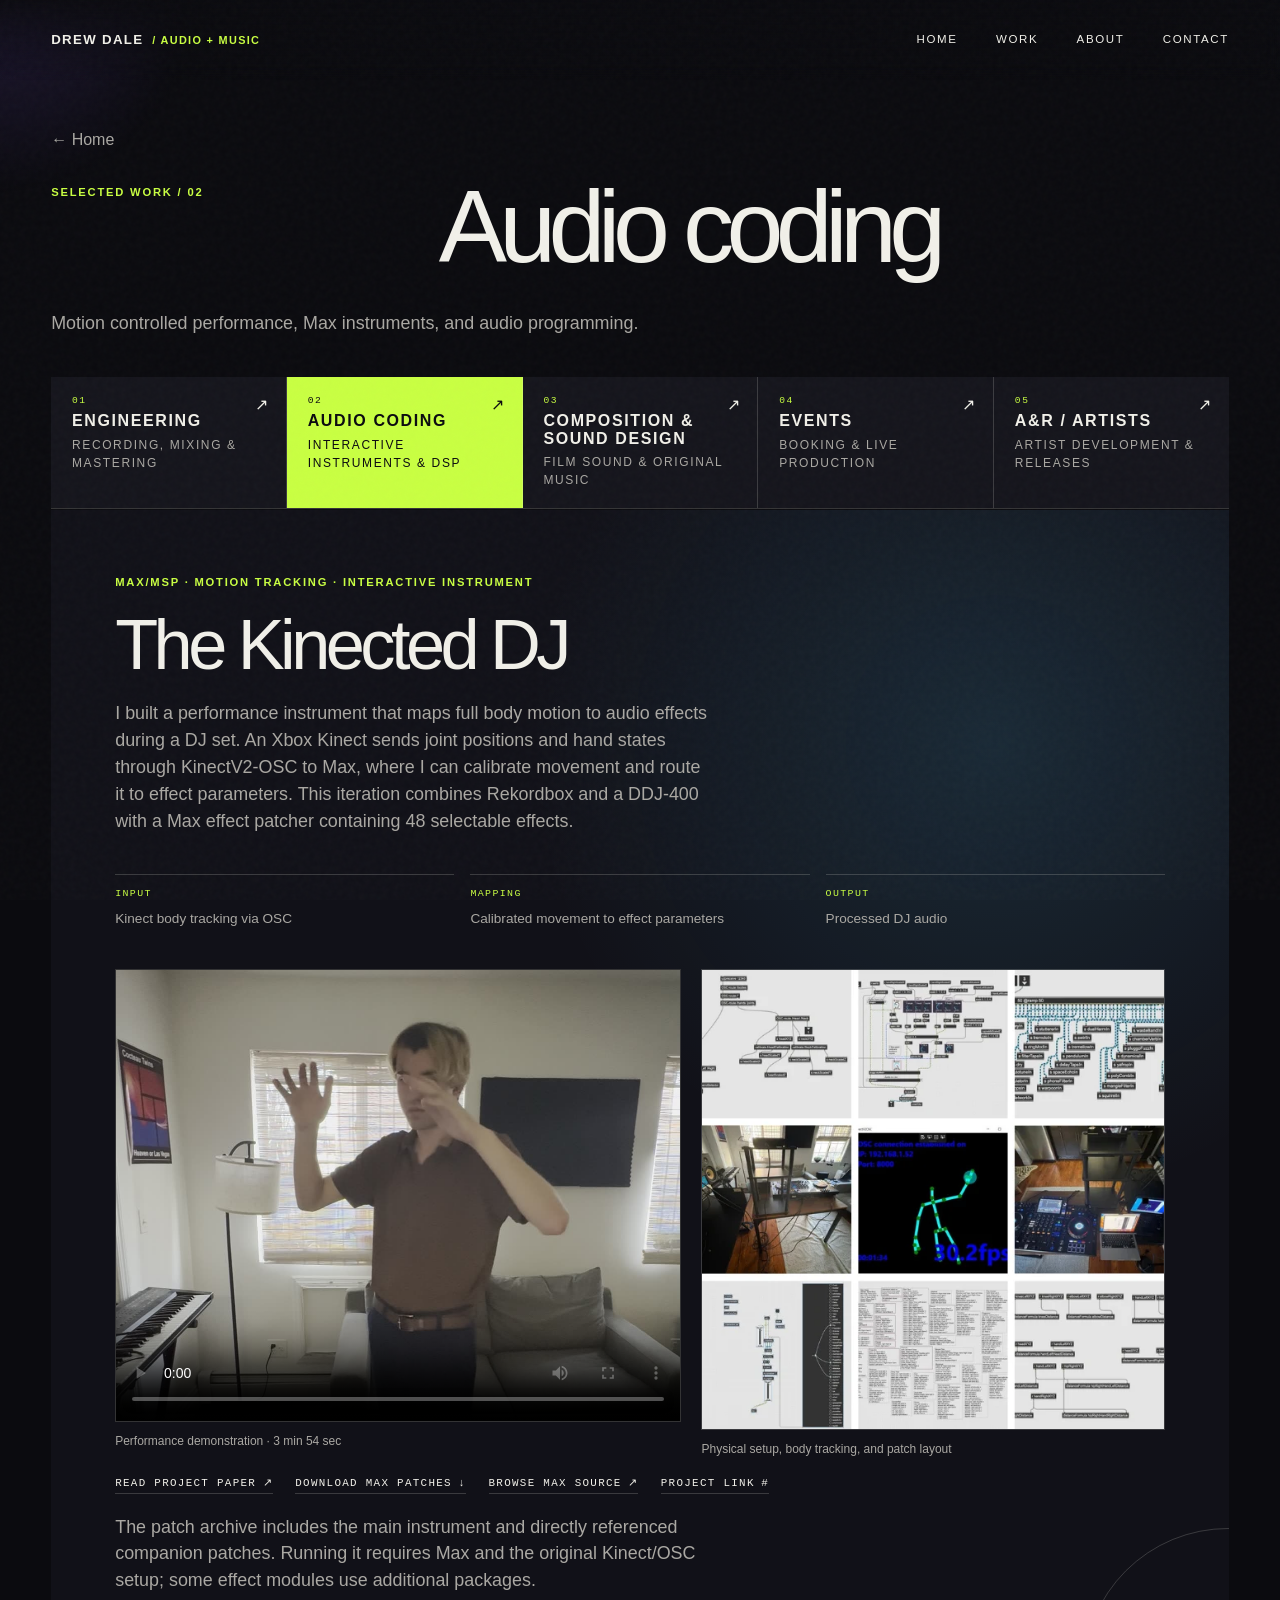
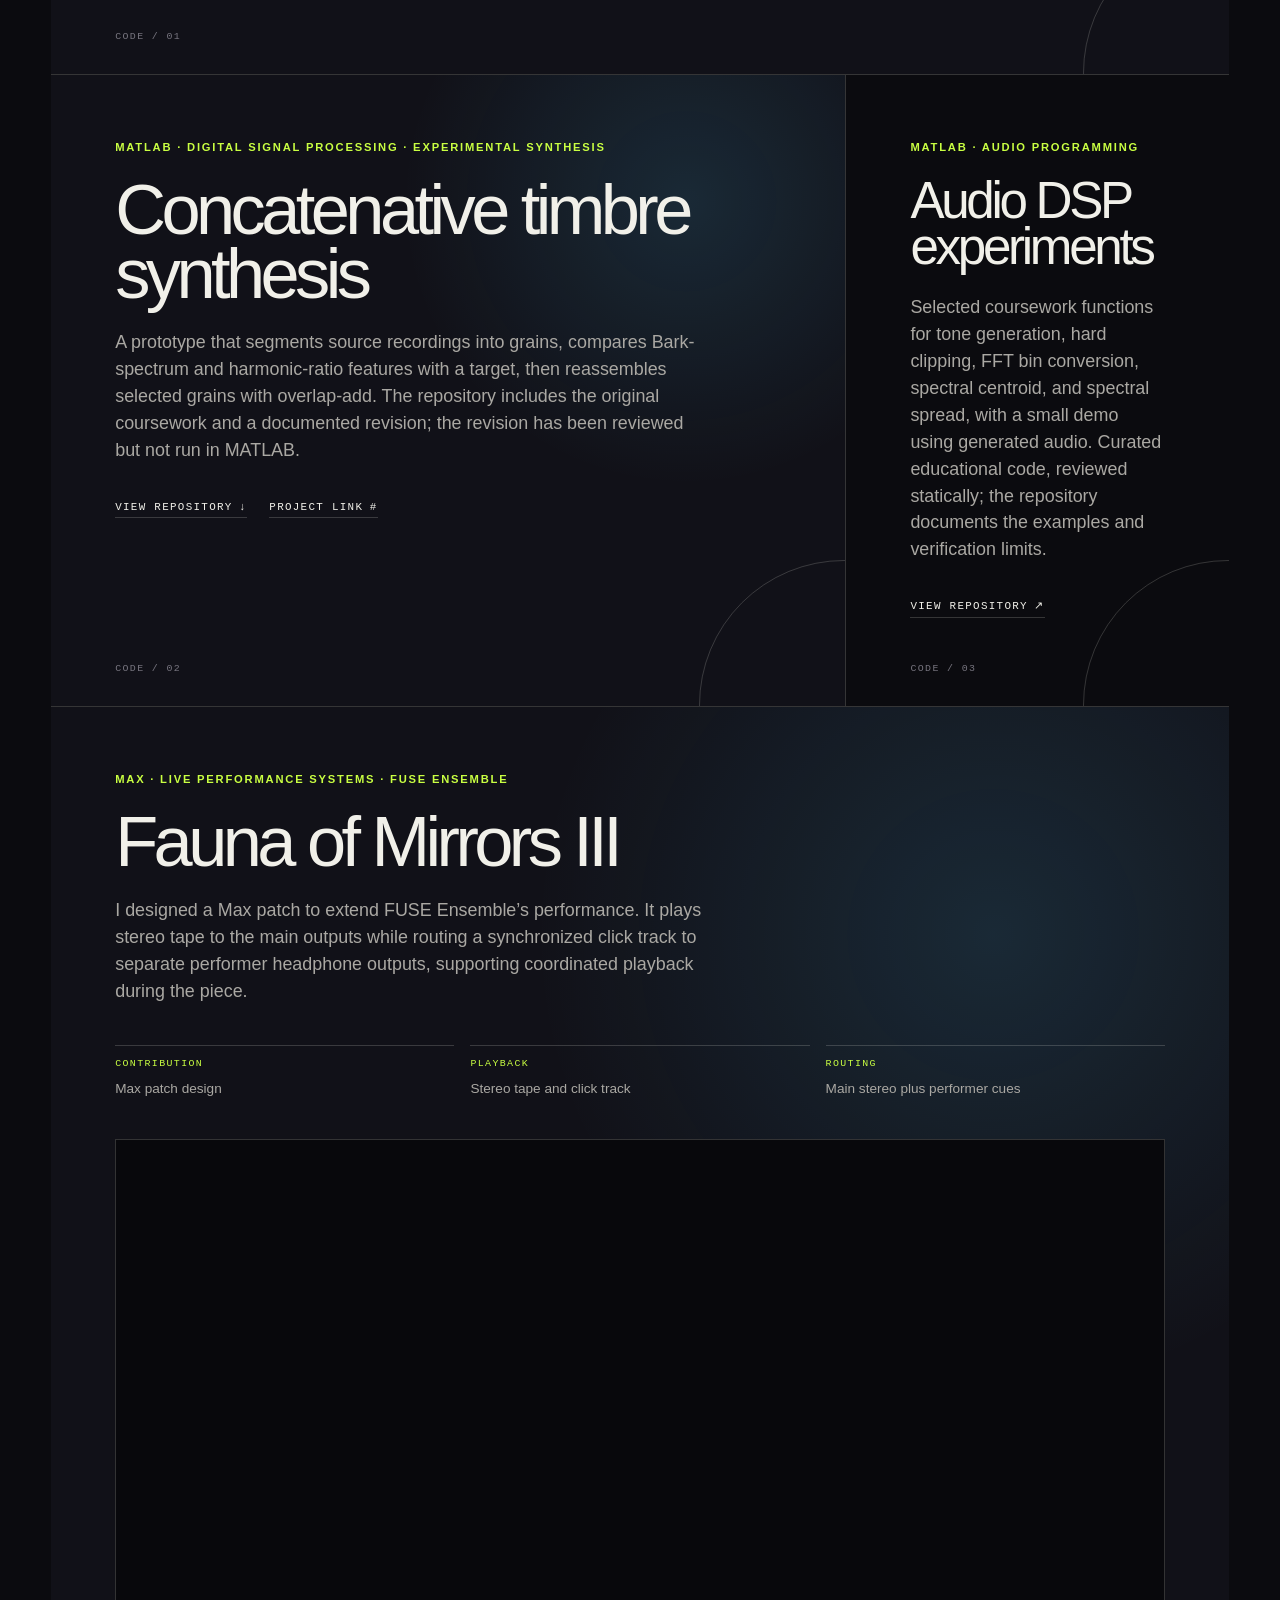
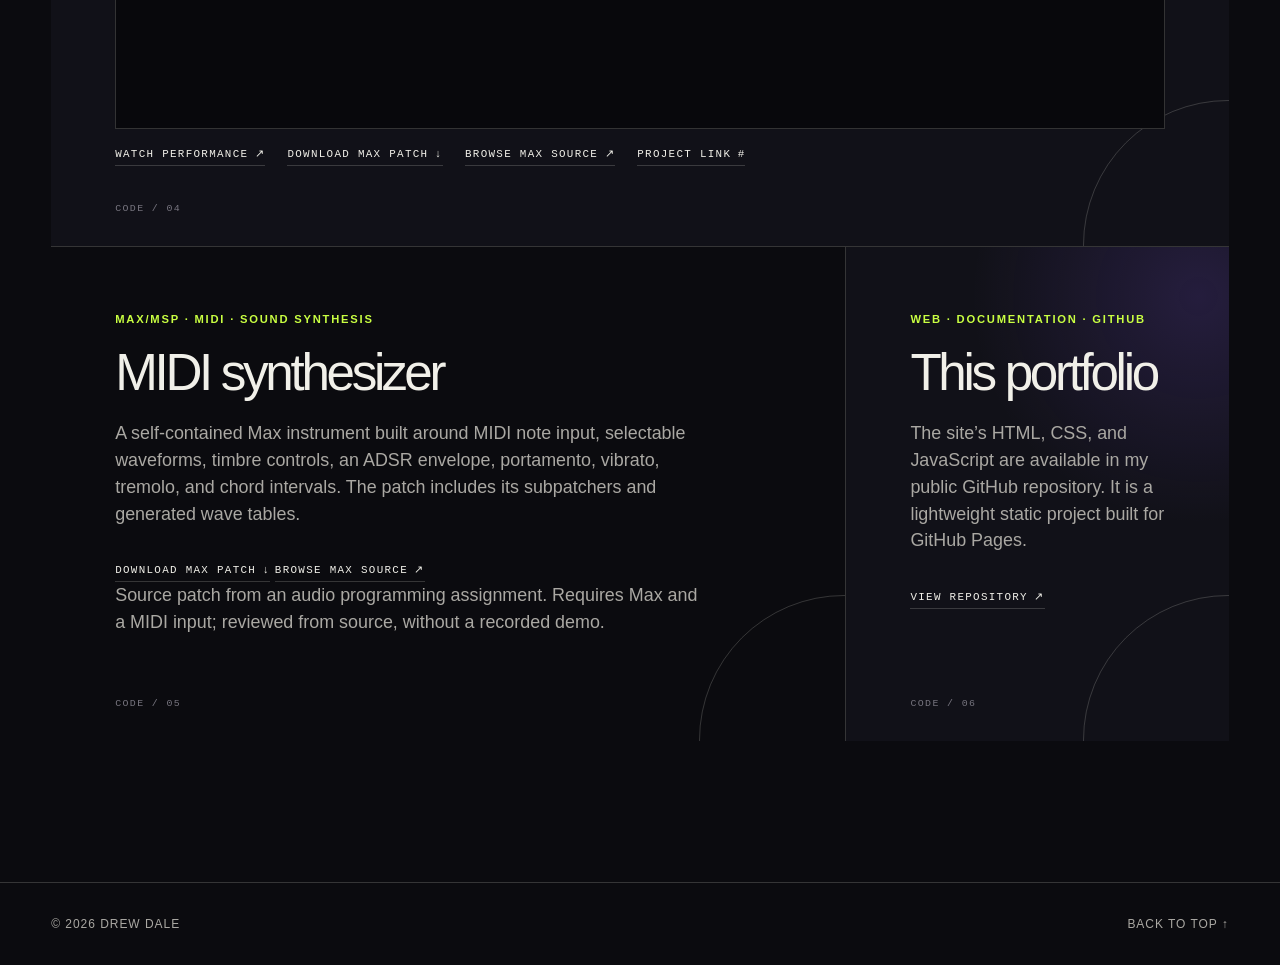
<file: audio-coding.html>
<!doctype html>
<html lang="en">
<head>
  <meta charset="utf-8">
  <meta name="viewport" content="width=device-width, initial-scale=1">
  <meta name="description" content="Motion controlled performance, Max instruments, and audio programming.">
  <meta name="theme-color" content="#0b0b0f">
  <link rel="icon" type="image/svg+xml" href="assets/favicon.svg">
  <link rel="canonical" href="https://drewedale.github.io/audio-coding.html">
  <meta property="og:type" content="website">
  <meta property="og:url" content="https://drewedale.github.io/audio-coding.html">
  <meta property="og:site_name" content="Drew Dale">
  <meta property="og:title" content="Audio coding — Drew Dale">
  <meta property="og:description" content="Motion controlled performance, Max instruments, and audio programming.">
  <meta property="og:image" content="https://drewedale.github.io/assets/drew-dale-portrait.jpg">
  <meta property="og:image:width" content="1565">
  <meta property="og:image:height" content="1037">
  <meta property="og:image:alt" content="Drew Dale at sunset beneath palm trees">
  <meta name="twitter:card" content="summary_large_image">
  <meta name="twitter:title" content="Audio coding — Drew Dale">
  <meta name="twitter:description" content="Motion controlled performance, Max instruments, and audio programming.">
  <meta name="twitter:image" content="https://drewedale.github.io/assets/drew-dale-portrait.jpg">
  <title>Audio coding — Drew Dale</title>
  <link rel="stylesheet" href="style.css?v=15">
  <script src="script.js?v=4" defer></script>
</head>
<body class="category-page" data-page="coding">
  <a class="skip-link" href="#main">Skip to content</a>
  <div class="cursor-glow" aria-hidden="true"></div>
  <header class="site-header">
    <a class="wordmark" href="index.html" aria-label="Drew Dale home"><span>DREW DALE</span><small>/ AUDIO + MUSIC</small></a>
    <button class="menu-toggle" type="button" aria-expanded="false" aria-controls="site-nav">Menu</button>
    <nav id="site-nav" aria-label="Main navigation">
      <a href="index.html">Home</a>
      <a href="index.html#paths">Work</a>
      <a href="about.html">About</a>
      <a href="about.html#contact">Contact</a>
    </nav>
  </header>
  <main id="main" class="category-main">
    <section class="work section category-work" id="top" aria-labelledby="category-title">
      <a class="back-link" href="index.html">← Home</a>
      <div class="section-heading category-heading">
        <p class="section-number">Selected work / 02</p>
        <h1 class="category-title" id="category-title">Audio coding</h1>
      </div>
      <p class="category-intro">Motion controlled performance, Max instruments, and audio programming.</p>
    <nav class="work-tabs category-tabs" aria-label="Other work categories">
      <a href="engineering.html">
        <span class="tab-number">01</span><strong>Engineering</strong>
        <span class="tab-subtitle">Recording, mixing &amp; mastering</span><span class="tab-arrow" aria-hidden="true">↗</span>
      </a>
      <a href="audio-coding.html" aria-current="page">
        <span class="tab-number">02</span><strong>Audio coding</strong>
        <span class="tab-subtitle">Interactive instruments &amp; DSP</span><span class="tab-arrow" aria-hidden="true">↗</span>
      </a>
      <a href="composition-sound-design.html">
        <span class="tab-number">03</span><strong>Composition &amp; Sound Design</strong>
        <span class="tab-subtitle">Film sound &amp; original music</span><span class="tab-arrow" aria-hidden="true">↗</span>
      </a>
      <a href="events.html">
        <span class="tab-number">04</span><strong>Events</strong>
        <span class="tab-subtitle">Booking &amp; live production</span><span class="tab-arrow" aria-hidden="true">↗</span>
      </a>
      <a href="artists.html">
        <span class="tab-number">05</span><strong>A&amp;R / Artists</strong>
        <span class="tab-subtitle">Artist development &amp; releases</span><span class="tab-arrow" aria-hidden="true">↗</span>
      </a>
    </nav>
      <div class="work-panels">
        <div class="work-panel">
<article class="work-card work-card-wide coding-card kinect-feature" id="kinected-dj">
              <div class="case-study-copy">
                <p class="project-meta">Max/MSP · Motion tracking · Interactive instrument</p>
                <h3>The Kinected DJ</h3>
                <p>I built a performance instrument that maps full body motion to audio effects during a DJ set. An Xbox Kinect sends joint positions and hand states through KinectV2-OSC to Max, where I can calibrate movement and route it to effect parameters. This iteration combines Rekordbox and a DDJ-400 with a Max effect patcher containing 48 selectable effects.</p>
                <dl class="case-study-details">
                  <div><dt>Input</dt><dd>Kinect body tracking via OSC</dd></div>
                  <div><dt>Mapping</dt><dd>Calibrated movement to effect parameters</dd></div>
                  <div><dt>Output</dt><dd>Processed DJ audio</dd></div>
                </dl>
              </div>
              <div class="kinect-media">
                <div class="kinect-video-wrap">
                  <video controls preload="metadata" playsinline poster="assets/kinected-dj-poster.jpg" aria-label="Kinected DJ motion performance demonstration">
                    <source src="assets/kinected-dj-performance.mp4" type="video/mp4">
                    Your browser does not support this video.
                  </video>
                  <p>Performance demonstration · 3 min 54 sec</p>
                </div>
                <figure>
                  <a href="assets/kinected-dj-layout.webp" target="_blank" rel="noreferrer"><img src="assets/kinected-dj-layout.webp" alt="Collage showing Kinect tracking, Max patch routing, DJ controller, laptops, and performance setup" loading="lazy"></a>
                  <figcaption>Physical setup, body tracking, and patch layout</figcaption>
                </figure>
              </div>
              <div class="case-study-actions">
                <a class="case-study-link" href="assets/kinected-dj-paper.pdf" target="_blank" rel="noreferrer">Read project paper <span aria-hidden="true">↗</span></a>
                <a class="case-study-link" href="assets/kinected-dj-patches.zip" download>Download Max patches <span aria-hidden="true">↓</span></a>
                <a class="case-study-link" href="https://github.com/drewedale/drewedale.github.io/tree/main/max-patches/kinected-dj" target="_blank" rel="noreferrer">Browse Max source <span aria-hidden="true">↗</span></a>
                <a class="case-study-link project-permalink" href="#kinected-dj">Project link <span aria-hidden="true">#</span></a>
              </div>
              <p class="project-note">The patch archive includes the main instrument and directly referenced companion patches. Running it requires Max and the original Kinect/OSC setup; some effect modules use additional packages.</p>
              <span class="card-code">CODE / 01</span>
            </article>
            <article class="work-card work-card-wide coding-card" id="concatenative-synthesis">
              <p class="project-meta">MATLAB · Digital signal processing · Experimental synthesis</p>
              <h3>Concatenative timbre synthesis</h3>
              <p>A prototype that segments source recordings into grains, compares Bark-spectrum and harmonic-ratio features with a target, then reassembles selected grains with overlap-add. The repository includes the original coursework and a documented revision; the revision has been reviewed but not run in MATLAB.</p>
              <div class="case-study-actions">
                <a class="case-study-link" href="https://github.com/drewedale/concatenative-timbre-synthesis" target="_blank" rel="noreferrer">View repository <span aria-hidden="true">↓</span></a>
                <a class="case-study-link project-permalink" href="#concatenative-synthesis">Project link <span aria-hidden="true">#</span></a>
              </div>
              <span class="card-code">CODE / 02</span>
            </article>
            <article class="work-card coding-secondary" id="matlab-audio-dsp">
              <p class="project-meta">MATLAB · Audio programming</p>
              <h3>Audio DSP experiments</h3>
              <p>Selected coursework functions for tone generation, hard clipping, FFT bin conversion, spectral centroid, and spectral spread, with a small demo using generated audio. Curated educational code, reviewed statically; the repository documents the examples and verification limits.</p>
              <a class="case-study-link" href="https://github.com/drewedale/matlab-audio-dsp-experiments" target="_blank" rel="noreferrer">View repository <span aria-hidden="true">↗</span></a>
              <span class="card-code">CODE / 03</span>
            </article>
            <article class="work-card work-card-wide coding-card max-performance" id="fauna-of-mirrors-iii">
              <div class="case-study-copy">
                <p class="project-meta">Max · Live performance systems · FUSE Ensemble</p>
                <h3>Fauna of Mirrors III</h3>
                <p>I designed a Max patch to extend FUSE Ensemble’s performance. It plays stereo tape to the main outputs while routing a synchronized click track to separate performer headphone outputs, supporting coordinated playback during the piece.</p>
                <dl class="case-study-details">
                  <div><dt>Contribution</dt><dd>Max patch design</dd></div>
                  <div><dt>Playback</dt><dd>Stereo tape and click track</dd></div>
                  <div><dt>Routing</dt><dd>Main stereo plus performer cues</dd></div>
                </dl>
              </div>
              <div class="case-study-video">
                <iframe src="https://www.youtube-nocookie.com/embed/QEQgvjx3O5k" title="Fauna of Mirrors III performed by FUSE Ensemble" loading="lazy" allow="accelerometer; autoplay; clipboard-write; encrypted-media; gyroscope; picture-in-picture; web-share" referrerpolicy="strict-origin-when-cross-origin" allowfullscreen></iframe>
              </div>
              <div class="case-study-actions">
                <a class="case-study-link" href="https://www.youtube.com/watch?v=QEQgvjx3O5k" target="_blank" rel="noreferrer">Watch performance <span aria-hidden="true">↗</span></a>
                <a class="case-study-link" href="assets/fauna-of-mirrors-iii-max-patch.zip" download>Download Max patch <span aria-hidden="true">↓</span></a>
                <a class="case-study-link" href="https://github.com/drewedale/drewedale.github.io/tree/main/max-patches/fauna-of-mirrors-iii" target="_blank" rel="noreferrer">Browse Max source <span aria-hidden="true">↗</span></a>
                <a class="case-study-link project-permalink" href="#fauna-of-mirrors-iii">Project link <span aria-hidden="true">#</span></a>
              </div>
              <span class="card-code">CODE / 04</span>
            </article>
            <article class="work-card coding-secondary" id="midi-synthesizer">
              <p class="project-meta">Max/MSP · MIDI · Sound synthesis</p>
              <h3>MIDI synthesizer</h3>
              <p>A self-contained Max instrument built around MIDI note input, selectable waveforms, timbre controls, an ADSR envelope, portamento, vibrato, tremolo, and chord intervals. The patch includes its subpatchers and generated wave tables.</p>
              <a class="case-study-link" href="assets/drew-dale-midi-synthesizer.zip" download>Download Max patch <span aria-hidden="true">↓</span></a>
              <a class="case-study-link" href="https://github.com/drewedale/drewedale.github.io/tree/main/max-patches/midi-synthesizer" target="_blank" rel="noreferrer">Browse Max source <span aria-hidden="true">↗</span></a>
              <p class="project-note">Source patch from an audio programming assignment. Requires Max and a MIDI input; reviewed from source, without a recorded demo.</p>
              <span class="card-code">CODE / 05</span>
            </article>
            <article class="work-card coding-secondary coding-github" id="portfolio-source">
              <p class="project-meta">Web · Documentation · GitHub</p>
              <h3>This portfolio</h3>
              <p>The site’s HTML, CSS, and JavaScript are available in my public GitHub repository. It is a lightweight static project built for GitHub Pages.</p>
              <a class="case-study-link" href="https://github.com/drewedale/drewedale.github.io" target="_blank" rel="noreferrer">View repository <span aria-hidden="true">↗</span></a>
              <span class="card-code">CODE / 06</span>
            </article>
        </div>
      </div>
    </section>
  </main>
  <footer>
    <p>© <span id="year">2026</span> Drew Dale</p>
    <a href="#top">Back to top ↑</a>
  </footer>
</body>
</html>
</file>
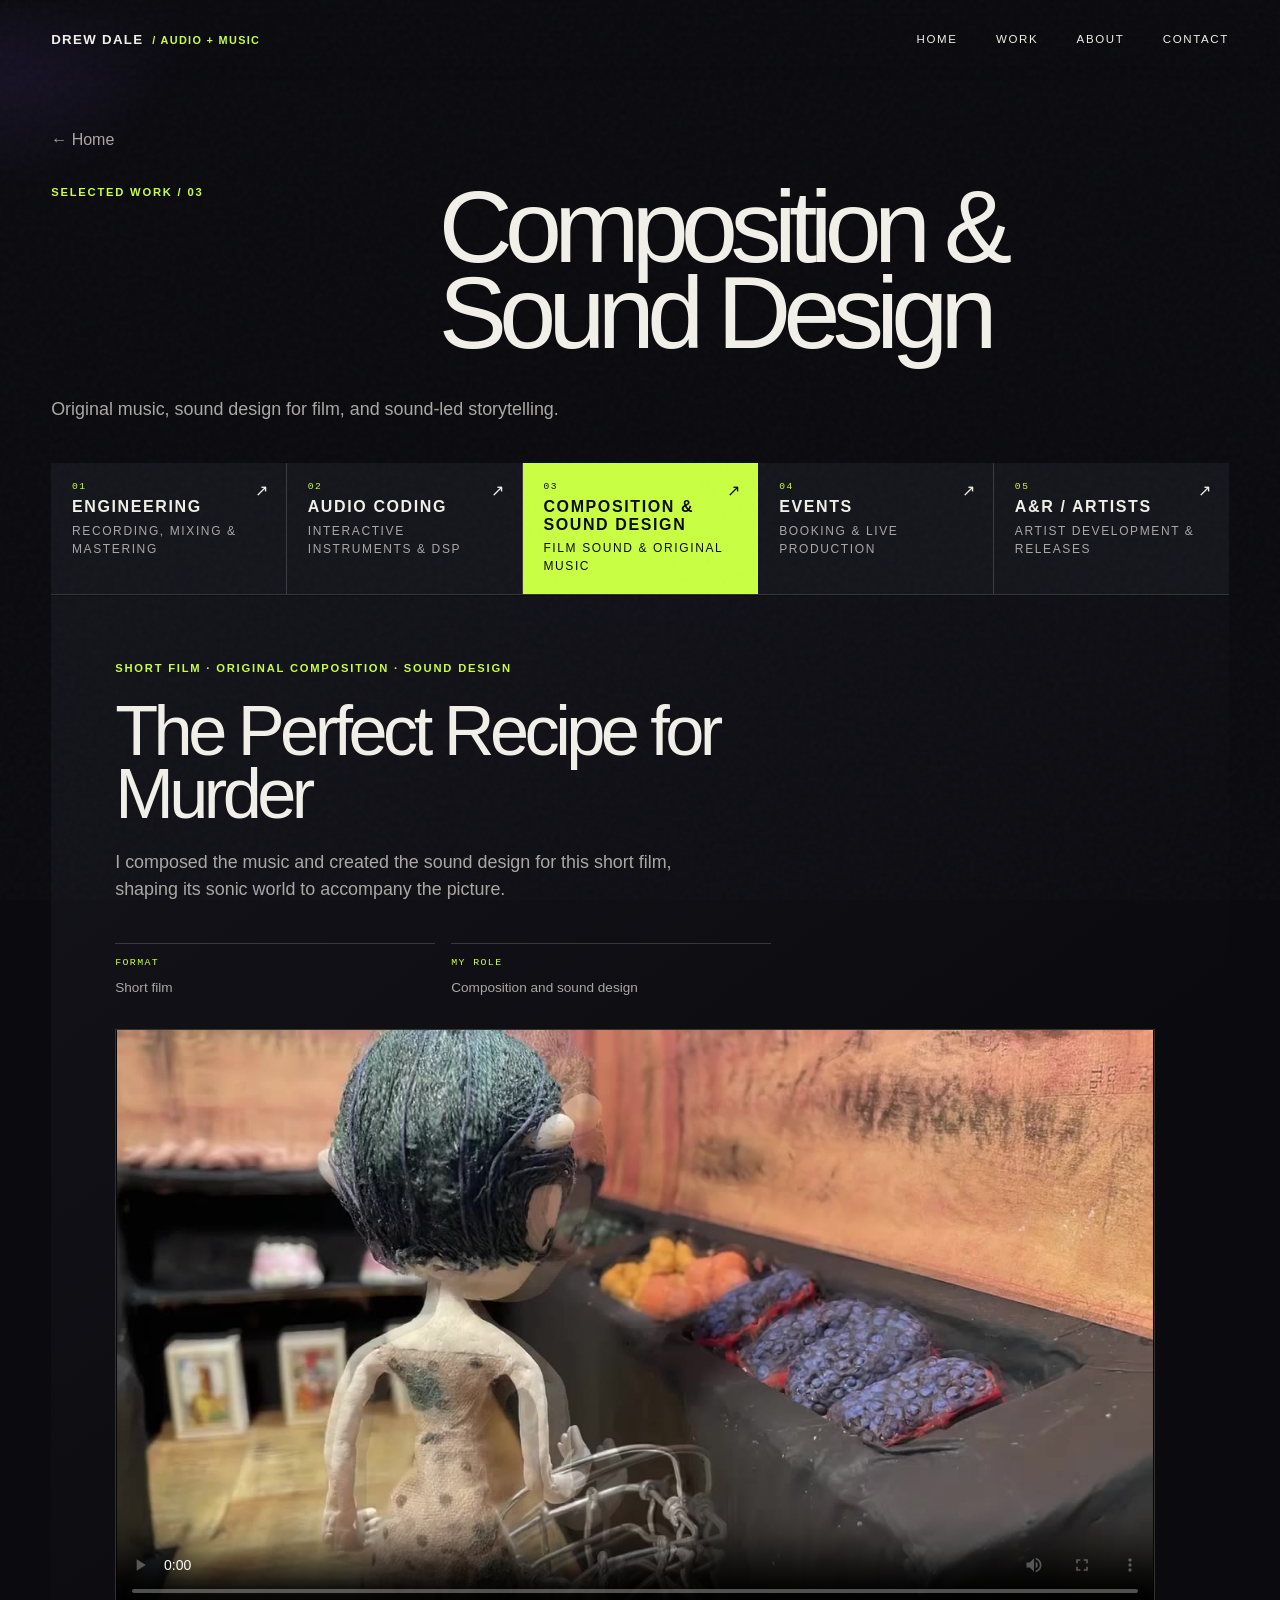
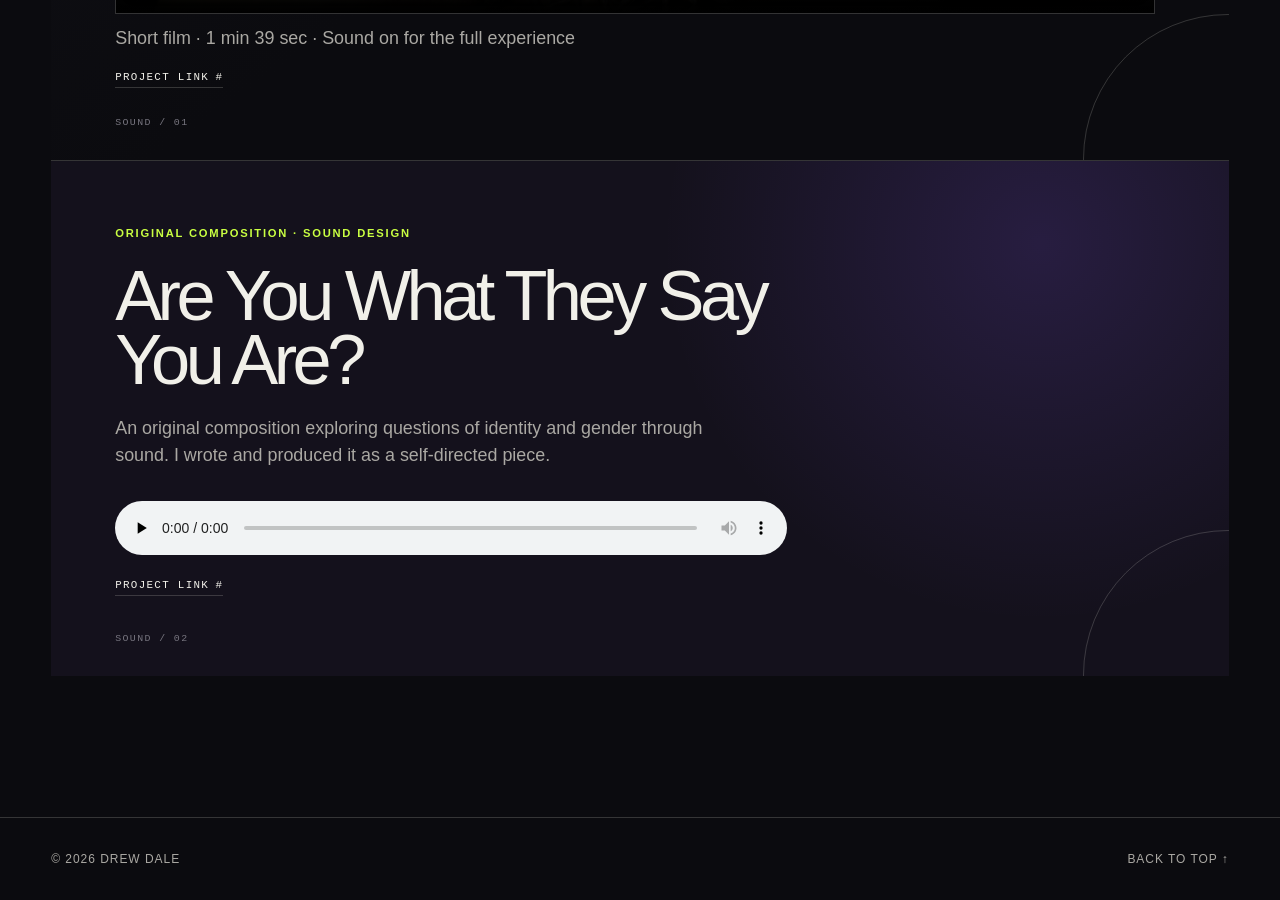
<file: composition-sound-design.html>
<!doctype html>
<html lang="en">
<head>
  <meta charset="utf-8">
  <meta name="viewport" content="width=device-width, initial-scale=1">
  <meta name="description" content="Original music, sound design for film, and sound-led storytelling.">
  <meta name="theme-color" content="#0b0b0f">
  <link rel="icon" type="image/svg+xml" href="assets/favicon.svg">
  <link rel="canonical" href="https://drewedale.github.io/composition-sound-design.html">
  <meta property="og:type" content="website">
  <meta property="og:url" content="https://drewedale.github.io/composition-sound-design.html">
  <meta property="og:site_name" content="Drew Dale">
  <meta property="og:title" content="Composition &amp; Sound Design — Drew Dale">
  <meta property="og:description" content="Original music, sound design for film, and sound-led storytelling.">
  <meta property="og:image" content="https://drewedale.github.io/assets/liv-short-film-poster.jpg">
  <meta property="og:image:width" content="1280">
  <meta property="og:image:height" content="720">
  <meta property="og:image:alt" content="Still from the short film The Perfect Recipe for Murder">
  <meta name="twitter:card" content="summary_large_image">
  <meta name="twitter:title" content="Composition &amp; Sound Design — Drew Dale">
  <meta name="twitter:description" content="Original music, sound design for film, and sound-led storytelling.">
  <meta name="twitter:image" content="https://drewedale.github.io/assets/liv-short-film-poster.jpg">
  <title>Composition &amp; Sound Design — Drew Dale</title>
  <link rel="stylesheet" href="style.css?v=15">
  <script src="script.js?v=4" defer></script>
</head>
<body class="category-page" data-page="composition">
  <a class="skip-link" href="#main">Skip to content</a>
  <div class="cursor-glow" aria-hidden="true"></div>
  <header class="site-header">
    <a class="wordmark" href="index.html" aria-label="Drew Dale home"><span>DREW DALE</span><small>/ AUDIO + MUSIC</small></a>
    <button class="menu-toggle" type="button" aria-expanded="false" aria-controls="site-nav">Menu</button>
    <nav id="site-nav" aria-label="Main navigation">
      <a href="index.html">Home</a>
      <a href="index.html#paths">Work</a>
      <a href="about.html">About</a>
      <a href="about.html#contact">Contact</a>
    </nav>
  </header>
  <main id="main" class="category-main">
    <section class="work section category-work" id="top" aria-labelledby="category-title">
      <a class="back-link" href="index.html">← Home</a>
      <div class="section-heading category-heading">
        <p class="section-number">Selected work / 03</p>
        <h1 class="category-title" id="category-title">Composition &amp; Sound Design</h1>
      </div>
      <p class="category-intro">Original music, sound design for film, and sound-led storytelling.</p>
    <nav class="work-tabs category-tabs" aria-label="Other work categories">
      <a href="engineering.html">
        <span class="tab-number">01</span><strong>Engineering</strong>
        <span class="tab-subtitle">Recording, mixing &amp; mastering</span><span class="tab-arrow" aria-hidden="true">↗</span>
      </a>
      <a href="audio-coding.html">
        <span class="tab-number">02</span><strong>Audio coding</strong>
        <span class="tab-subtitle">Interactive instruments &amp; DSP</span><span class="tab-arrow" aria-hidden="true">↗</span>
      </a>
      <a href="composition-sound-design.html" aria-current="page">
        <span class="tab-number">03</span><strong>Composition &amp; Sound Design</strong>
        <span class="tab-subtitle">Film sound &amp; original music</span><span class="tab-arrow" aria-hidden="true">↗</span>
      </a>
      <a href="events.html">
        <span class="tab-number">04</span><strong>Events</strong>
        <span class="tab-subtitle">Booking &amp; live production</span><span class="tab-arrow" aria-hidden="true">↗</span>
      </a>
      <a href="artists.html">
        <span class="tab-number">05</span><strong>A&amp;R / Artists</strong>
        <span class="tab-subtitle">Artist development &amp; releases</span><span class="tab-arrow" aria-hidden="true">↗</span>
      </a>
    </nav>
      <div class="work-panels">
        <div class="work-panel">
            <article class="work-card work-card-wide film-feature" id="liv-short-film">
              <div class="case-study-copy">
                <p class="project-meta">Short film · Original composition · Sound design</p>
                <h3>The Perfect Recipe for Murder</h3>
                <p>I composed the music and created the sound design for this short film, shaping its sonic world to accompany the picture.</p>
                <dl class="case-study-details">
                  <div><dt>Format</dt><dd>Short film</dd></div>
                  <div><dt>My role</dt><dd>Composition and sound design</dd></div>
                </dl>
              </div>
              <div class="film-media">
                <video controls preload="metadata" playsinline poster="assets/liv-short-film-poster.jpg" aria-label="Watch The Perfect Recipe for Murder, a short film with composition and sound design by Drew Dale">
                  <source src="assets/liv-short-film.mp4" type="video/mp4">
                  Your browser does not support this video.
                </video>
                <p>Short film · 1 min 39 sec · Sound on for the full experience</p>
              </div>
              <div class="case-study-actions">
                <a class="case-study-link project-permalink" href="#liv-short-film">Project link <span aria-hidden="true">#</span></a>
              </div>
              <span class="card-code">SOUND / 01</span>
            </article>
            <article class="work-card work-card-wide audio-feature" id="are-you-what-they-say-you-are">
              <div class="case-study-copy">
                <p class="project-meta">Original composition · Sound design</p>
                <h3>Are You What They Say You Are?</h3>
                <p>An original composition exploring questions of identity and gender through sound. I wrote and produced it as a self-directed piece.</p>
                <audio controls preload="none" aria-label="Listen to Are You What They Say You Are?">
                  <source src="assets/are-you-what-they-say-you-are.mp3" type="audio/mpeg">
                  Your browser does not support the audio player.
                </audio>
              </div>
              <a class="case-study-link project-permalink" href="#are-you-what-they-say-you-are">Project link <span aria-hidden="true">#</span></a>
              <span class="card-code">SOUND / 02</span>
            </article>
        </div>
      </div>
    </section>
  </main>
  <footer>
    <p>© <span id="year">2026</span> Drew Dale</p>
    <a href="#top">Back to top ↑</a>
  </footer>
</body>
</html>
</file>
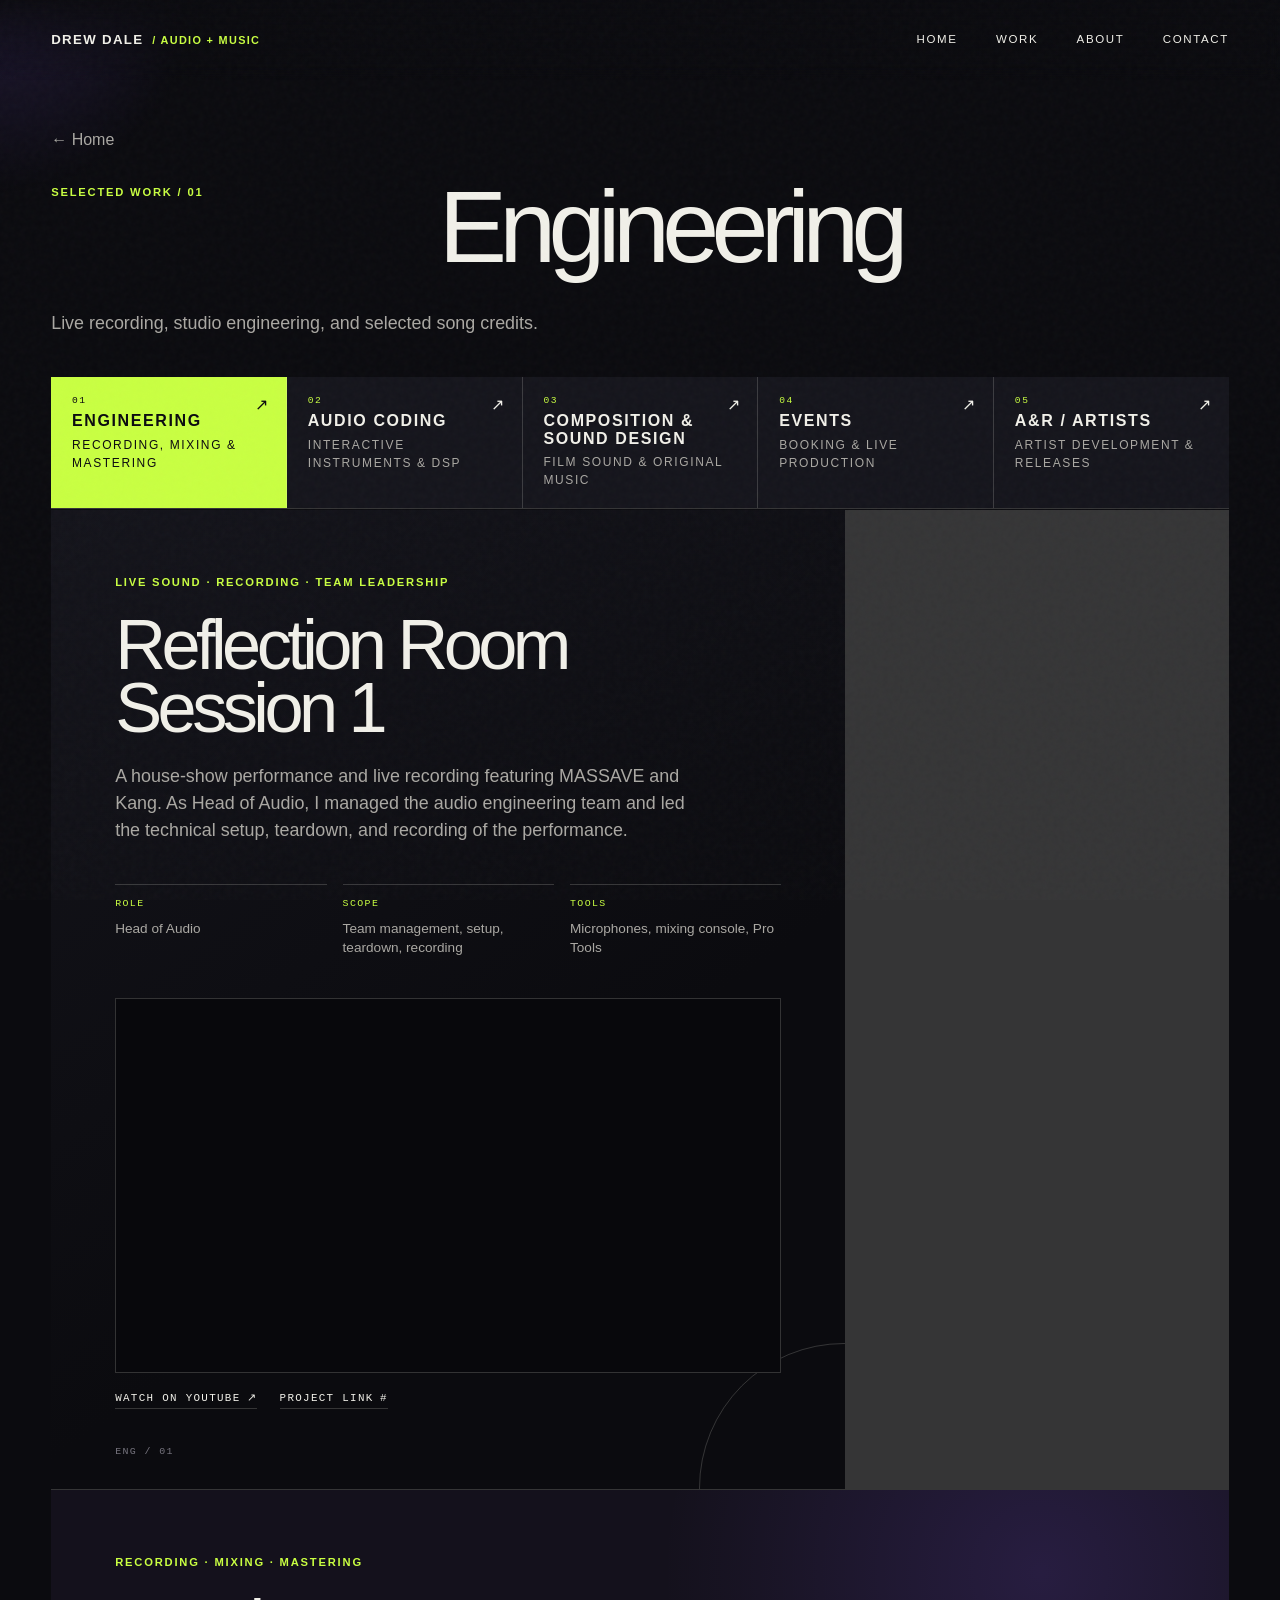
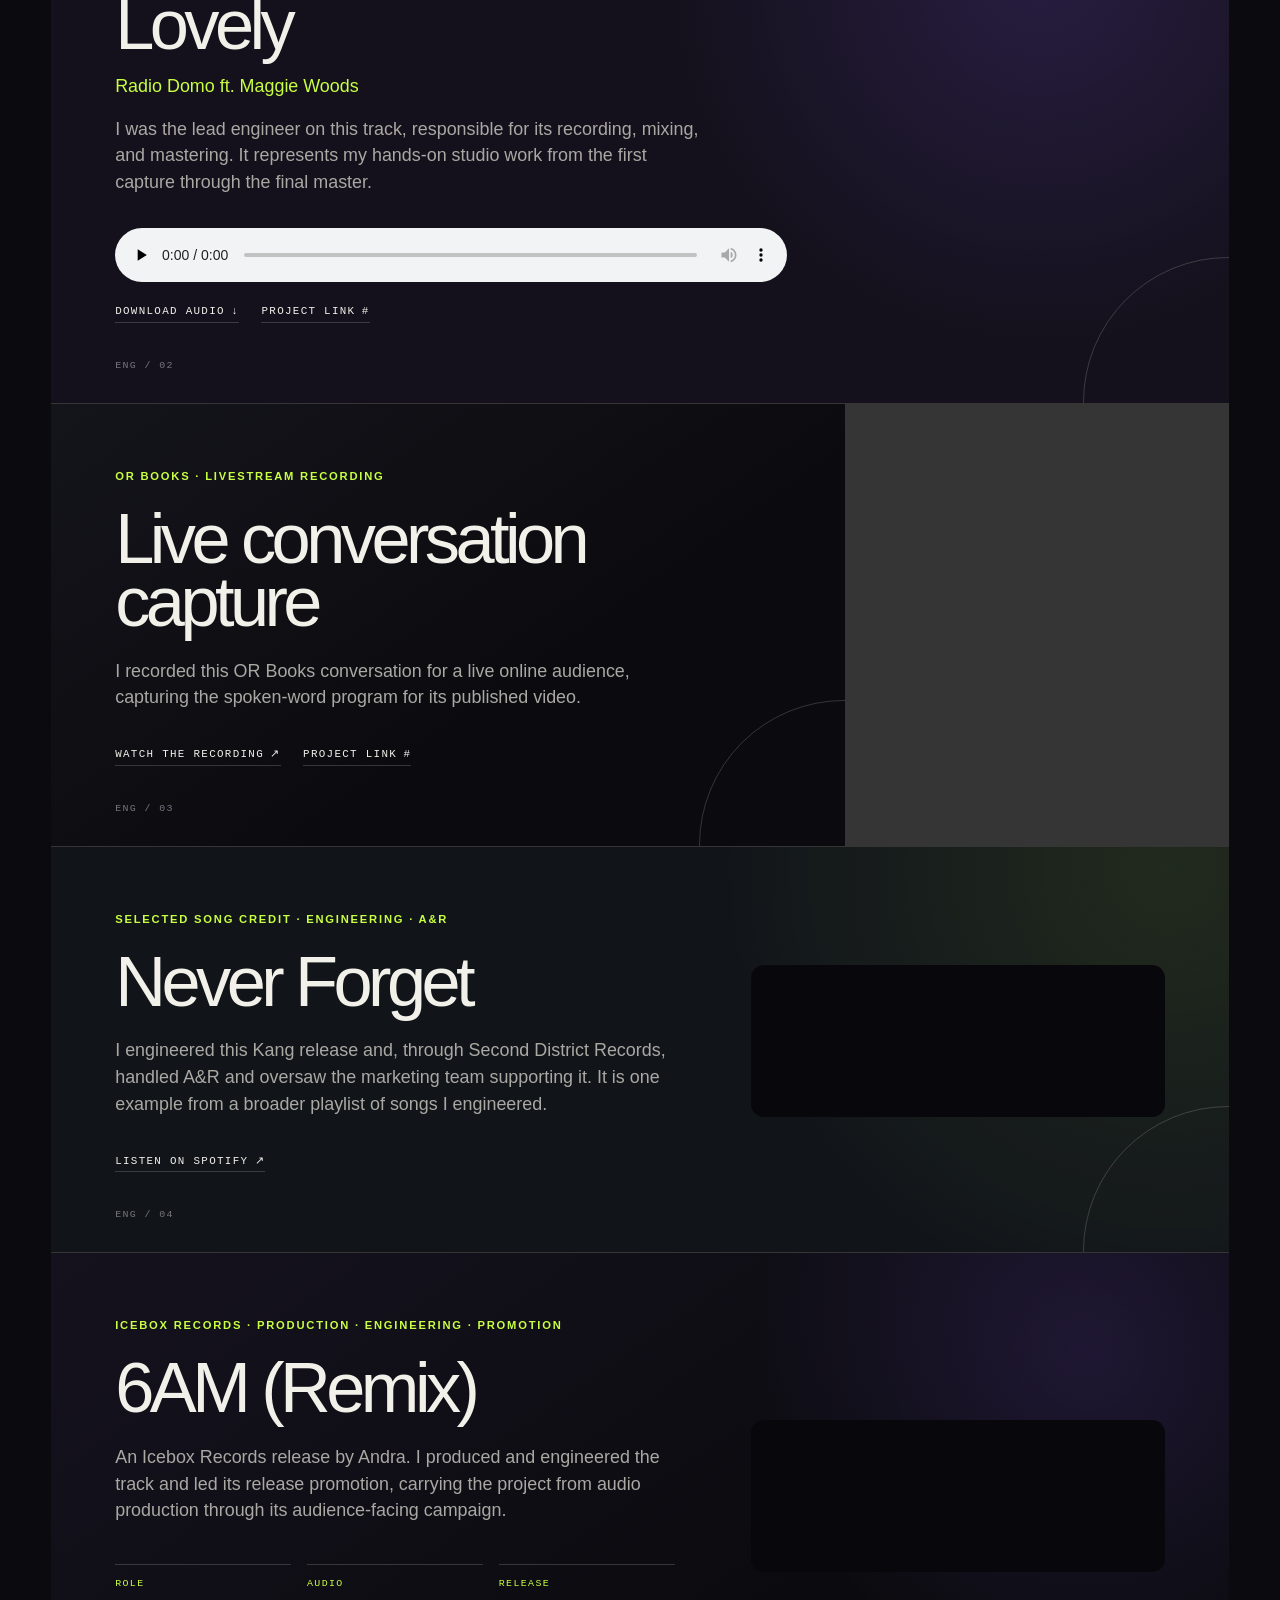
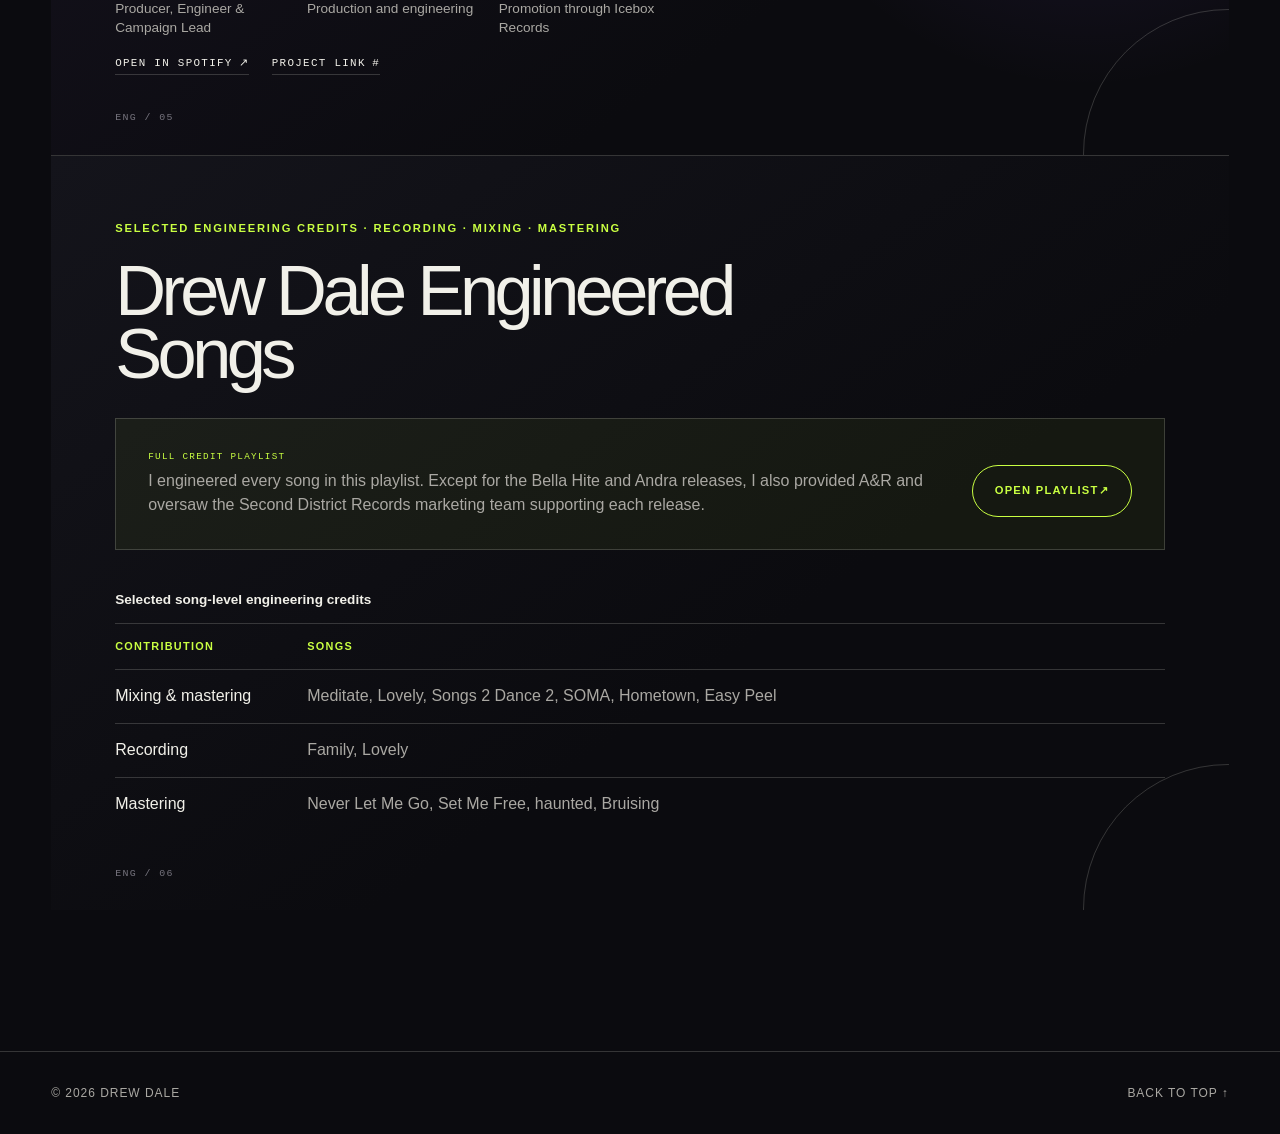
<file: engineering.html>
<!doctype html>
<html lang="en">
<head>
  <meta charset="utf-8">
  <meta name="viewport" content="width=device-width, initial-scale=1">
  <meta name="description" content="Live recording, studio engineering, and selected song credits.">
  <meta name="theme-color" content="#0b0b0f">
  <link rel="icon" type="image/svg+xml" href="assets/favicon.svg">
  <link rel="canonical" href="https://drewedale.github.io/engineering.html">
  <meta property="og:type" content="website">
  <meta property="og:url" content="https://drewedale.github.io/engineering.html">
  <meta property="og:site_name" content="Drew Dale">
  <meta property="og:title" content="Engineering — Drew Dale">
  <meta property="og:description" content="Live recording, studio engineering, and selected song credits.">
  <meta property="og:image" content="https://drewedale.github.io/assets/drew-dale-portrait.jpg">
  <meta property="og:image:width" content="1565">
  <meta property="og:image:height" content="1037">
  <meta property="og:image:alt" content="Drew Dale at sunset beneath palm trees">
  <meta name="twitter:card" content="summary_large_image">
  <meta name="twitter:title" content="Engineering — Drew Dale">
  <meta name="twitter:description" content="Live recording, studio engineering, and selected song credits.">
  <meta name="twitter:image" content="https://drewedale.github.io/assets/drew-dale-portrait.jpg">
  <title>Engineering — Drew Dale</title>
  <link rel="stylesheet" href="style.css?v=15">
  <script src="script.js?v=4" defer></script>
</head>
<body class="category-page" data-page="engineering">
  <a class="skip-link" href="#main">Skip to content</a>
  <div class="cursor-glow" aria-hidden="true"></div>
  <header class="site-header">
    <a class="wordmark" href="index.html" aria-label="Drew Dale home"><span>DREW DALE</span><small>/ AUDIO + MUSIC</small></a>
    <button class="menu-toggle" type="button" aria-expanded="false" aria-controls="site-nav">Menu</button>
    <nav id="site-nav" aria-label="Main navigation">
      <a href="index.html">Home</a>
      <a href="index.html#paths">Work</a>
      <a href="about.html">About</a>
      <a href="about.html#contact">Contact</a>
    </nav>
  </header>
  <main id="main" class="category-main">
    <section class="work section category-work" id="top" aria-labelledby="category-title">
      <a class="back-link" href="index.html">← Home</a>
      <div class="section-heading category-heading">
        <p class="section-number">Selected work / 01</p>
        <h1 class="category-title" id="category-title">Engineering</h1>
      </div>
      <p class="category-intro">Live recording, studio engineering, and selected song credits.</p>
    <nav class="work-tabs category-tabs" aria-label="Other work categories">
      <a href="engineering.html" aria-current="page">
        <span class="tab-number">01</span><strong>Engineering</strong>
        <span class="tab-subtitle">Recording, mixing &amp; mastering</span><span class="tab-arrow" aria-hidden="true">↗</span>
      </a>
      <a href="audio-coding.html">
        <span class="tab-number">02</span><strong>Audio coding</strong>
        <span class="tab-subtitle">Interactive instruments &amp; DSP</span><span class="tab-arrow" aria-hidden="true">↗</span>
      </a>
      <a href="composition-sound-design.html">
        <span class="tab-number">03</span><strong>Composition &amp; Sound Design</strong>
        <span class="tab-subtitle">Film sound &amp; original music</span><span class="tab-arrow" aria-hidden="true">↗</span>
      </a>
      <a href="events.html">
        <span class="tab-number">04</span><strong>Events</strong>
        <span class="tab-subtitle">Booking &amp; live production</span><span class="tab-arrow" aria-hidden="true">↗</span>
      </a>
      <a href="artists.html">
        <span class="tab-number">05</span><strong>A&amp;R / Artists</strong>
        <span class="tab-subtitle">Artist development &amp; releases</span><span class="tab-arrow" aria-hidden="true">↗</span>
      </a>
    </nav>
      <div class="work-panels">
        <div class="work-panel">
<article class="work-card work-card-wide reflection-card" id="reflection-room">
              <div class="case-study-copy">
                <p class="project-meta">Live sound · Recording · Team leadership</p>
                <h3>Reflection Room Session 1</h3>
                <p>A house-show performance and live recording featuring MASSAVE and Kang. As Head of Audio, I managed the audio engineering team and led the technical setup, teardown, and recording of the performance.</p>
                <dl class="case-study-details">
                  <div>
                    <dt>Role</dt>
                    <dd>Head of Audio</dd>
                  </div>
                  <div>
                    <dt>Scope</dt>
                    <dd>Team management, setup, teardown, recording</dd>
                  </div>
                  <div>
                    <dt>Tools</dt>
                    <dd>Microphones, mixing console, Pro Tools</dd>
                  </div>
                </dl>
              </div>
              <div class="case-study-video">
                <iframe src="https://www.youtube-nocookie.com/embed/lUkuG640v24" title="Reflection Room Session 1 featuring MASSAVE and Kang" loading="lazy" allow="accelerometer; autoplay; clipboard-write; encrypted-media; gyroscope; picture-in-picture; web-share" referrerpolicy="strict-origin-when-cross-origin" allowfullscreen></iframe>
              </div>
              <div class="case-study-actions">
                <a class="case-study-link" href="https://www.youtube.com/watch?v=lUkuG640v24" target="_blank" rel="noreferrer">Watch on YouTube <span aria-hidden="true">↗</span></a>
                <a class="case-study-link project-permalink" href="#reflection-room">Project link <span aria-hidden="true">#</span></a>
              </div>
              <span class="card-code">ENG / 01</span>
            </article>
            <article class="work-card work-card-wide audio-feature" id="lovely-radio-domo">
              <div class="case-study-copy">
                <p class="project-meta">Recording · Mixing · Mastering</p>
                <h3>Lovely</h3>
                <p class="release-byline">Radio Domo ft. Maggie Woods</p>
                <p>I was the lead engineer on this track, responsible for its recording, mixing, and mastering. It represents my hands-on studio work from the first capture through the final master.</p>
                <audio controls preload="none" aria-label="Listen to Lovely by Radio Domo featuring Maggie Woods">
                  <source src="assets/lovely-radio-domo-ft-maggie-woods.mp3" type="audio/mpeg">
                  Your browser does not support the audio player.
                </audio>
                <div class="case-study-actions">
                  <a class="case-study-link" href="assets/lovely-radio-domo-ft-maggie-woods.mp3" download="Lovely - Radio Domo ft. Maggie Woods.mp3">Download audio <span aria-hidden="true">↓</span></a>
                  <a class="case-study-link project-permalink" href="#lovely-radio-domo">Project link <span aria-hidden="true">#</span></a>
                </div>
              </div>
              <span class="card-code">ENG / 02</span>
            </article>
            <article class="work-card work-card-wide talk-card" id="or-books-live-talk">
              <p class="project-meta">OR Books · Livestream recording</p>
              <h3>Live conversation capture</h3>
              <p>I recorded this OR Books conversation for a live online audience, capturing the spoken-word program for its published video.</p>
              <div class="case-study-actions">
                <a class="case-study-link" href="https://www.youtube.com/watch?v=WOtMsjjXmps" target="_blank" rel="noreferrer">Watch the recording <span aria-hidden="true">↗</span></a>
                <a class="case-study-link project-permalink" href="#or-books-live-talk">Project link <span aria-hidden="true">#</span></a>
              </div>
              <span class="card-code">ENG / 03</span>
            </article>
            <article class="work-card work-card-wide release-case-study featured-engineering" id="never-forget-engineering">
              <div class="case-study-copy">
                <p class="project-meta">Selected song credit · Engineering · A&amp;R</p>
                <h3>Never Forget</h3>
                <p>I engineered this Kang release and, through Second District Records, handled A&amp;R and oversaw the marketing team supporting it. It is one example from a broader playlist of songs I engineered.</p>
                <div class="case-study-actions">
                  <a class="case-study-link" href="https://open.spotify.com/album/3JNQ9W77jWBeRXgm2zi19L" target="_blank" rel="noreferrer">Listen on Spotify <span aria-hidden="true">↗</span></a>
                </div>
              </div>
              <div class="release-media">
                <iframe class="spotify-embed" src="https://open.spotify.com/embed/album/3JNQ9W77jWBeRXgm2zi19L?utm_source=generator" title="Spotify player for Never Forget by Kang" width="100%" height="152" loading="lazy" allow="autoplay; clipboard-write; encrypted-media; fullscreen; picture-in-picture" allowfullscreen></iframe>
              </div>
              <span class="card-code">ENG / 04</span>
            </article>
            <article class="work-card work-card-wide release-case-study release-case-study--icebox" id="six-am-remix">
              <div class="case-study-copy">
                <p class="project-meta">Icebox Records · Production · Engineering · Promotion</p>
                <h3>6AM (Remix)</h3>
                <p>An Icebox Records release by Andra. I produced and engineered the track and led its release promotion, carrying the project from audio production through its audience-facing campaign.</p>
                <dl class="case-study-details">
                  <div>
                    <dt>Role</dt>
                    <dd>Producer, Engineer &amp; Campaign Lead</dd>
                  </div>
                  <div>
                    <dt>Audio</dt>
                    <dd>Production and engineering</dd>
                  </div>
                  <div>
                    <dt>Release</dt>
                    <dd>Promotion through Icebox Records</dd>
                  </div>
                </dl>
                <div class="case-study-actions">
                  <a class="case-study-link" href="https://open.spotify.com/track/5sXubuiJsOfsPEKRPsvcjN" target="_blank" rel="noreferrer">Open in Spotify <span aria-hidden="true">↗</span></a>
                  <a class="case-study-link project-permalink" href="#six-am-remix">Project link <span aria-hidden="true">#</span></a>
                </div>
              </div>
              <div class="release-media">
                <iframe class="spotify-embed" src="https://open.spotify.com/embed/track/5sXubuiJsOfsPEKRPsvcjN?utm_source=generator" title="Spotify player for 6AM (Remix) by Andra" width="100%" height="152" loading="lazy" allow="autoplay; clipboard-write; encrypted-media; fullscreen; picture-in-picture" allowfullscreen></iframe>
              </div>
              <span class="card-code">ENG / 05</span>
            </article>
            <article class="work-card work-card-wide playlist-feature" id="engineered-songs-playlist">
              <p class="project-meta">Selected engineering credits · Recording · Mixing · Mastering</p>
              <h3>Drew Dale Engineered Songs</h3>
              <div class="playlist-callout">
                <div>
                  <p class="release-type">Full credit playlist</p>
                  <p>I engineered every song in this playlist. Except for the Bella Hite and Andra releases, I also provided A&amp;R and oversaw the Second District Records marketing team supporting each release.</p>
                </div>
                <a class="button playlist-button" href="https://open.spotify.com/playlist/077dR9E3UKBlMTX1Ym7ZyZ" target="_blank" rel="noreferrer">Open playlist <span aria-hidden="true">↗</span></a>
              </div>
              <table class="playlist-credits">
                <caption>Selected song-level engineering credits</caption>
                <thead><tr><th scope="col">Contribution</th><th scope="col">Songs</th></tr></thead>
                <tbody>
                  <tr><th scope="row">Mixing &amp; mastering</th><td>Meditate, Lovely, Songs 2 Dance 2, SOMA, Hometown, Easy Peel</td></tr>
                  <tr><th scope="row">Recording</th><td>Family, Lovely</td></tr>
                  <tr><th scope="row">Mastering</th><td>Never Let Me Go, Set Me Free, haunted, Bruising</td></tr>
                </tbody>
              </table>
              <span class="card-code">ENG / 06</span>
            </article>
        </div>
      </div>
    </section>
  </main>
  <footer>
    <p>© <span id="year">2026</span> Drew Dale</p>
    <a href="#top">Back to top ↑</a>
  </footer>
</body>
</html>
</file>
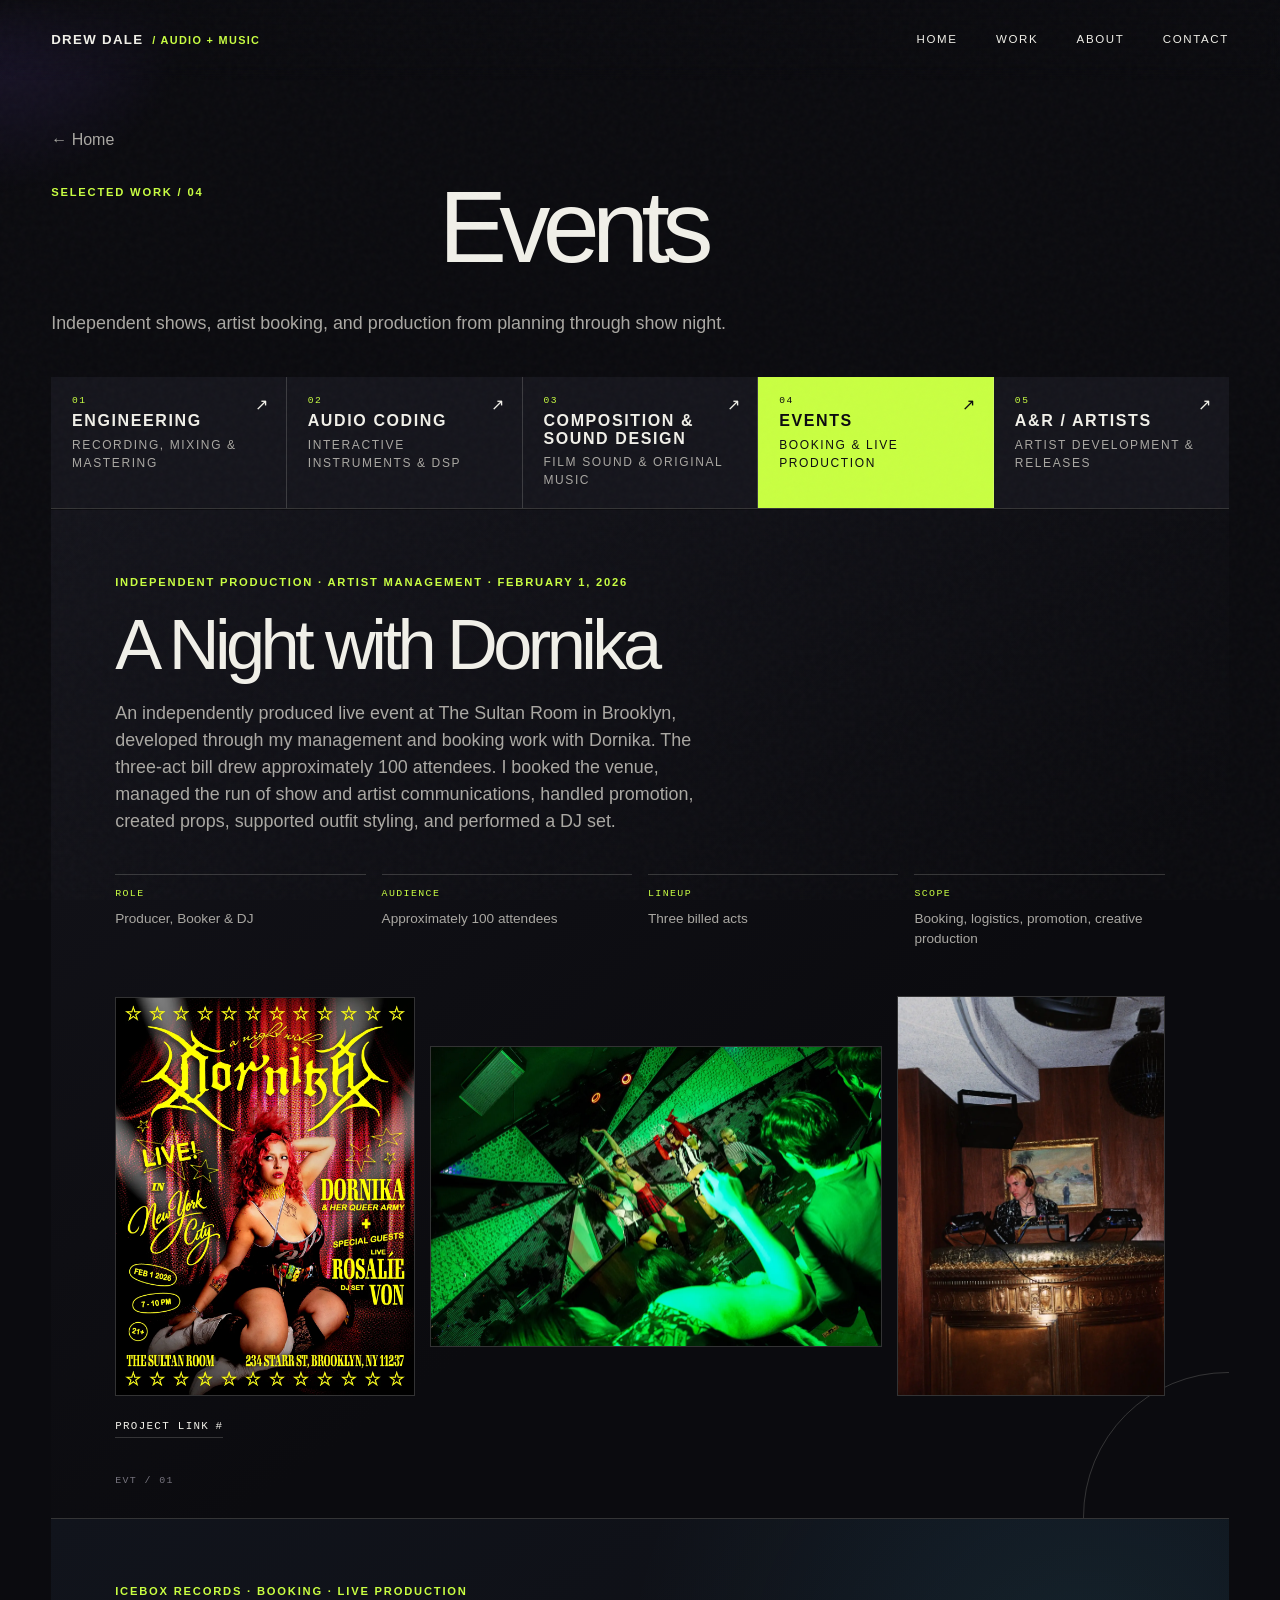
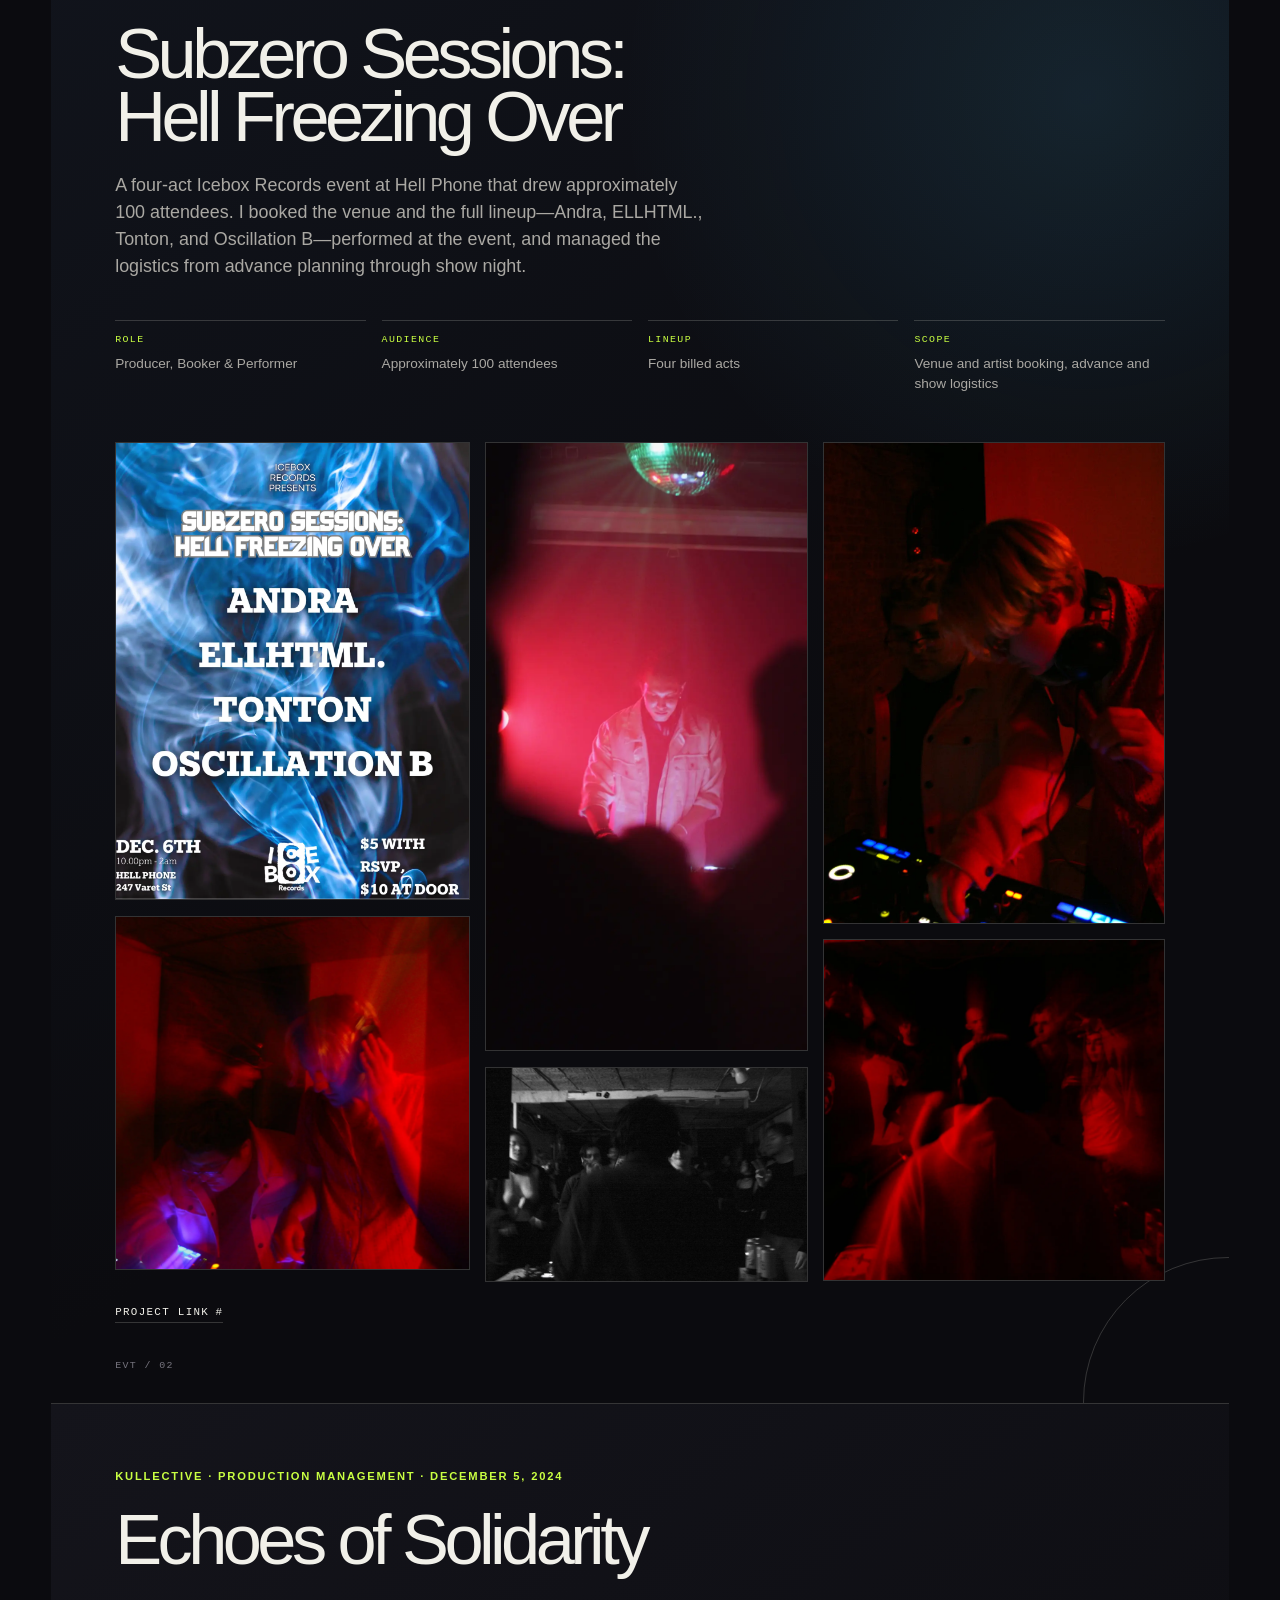
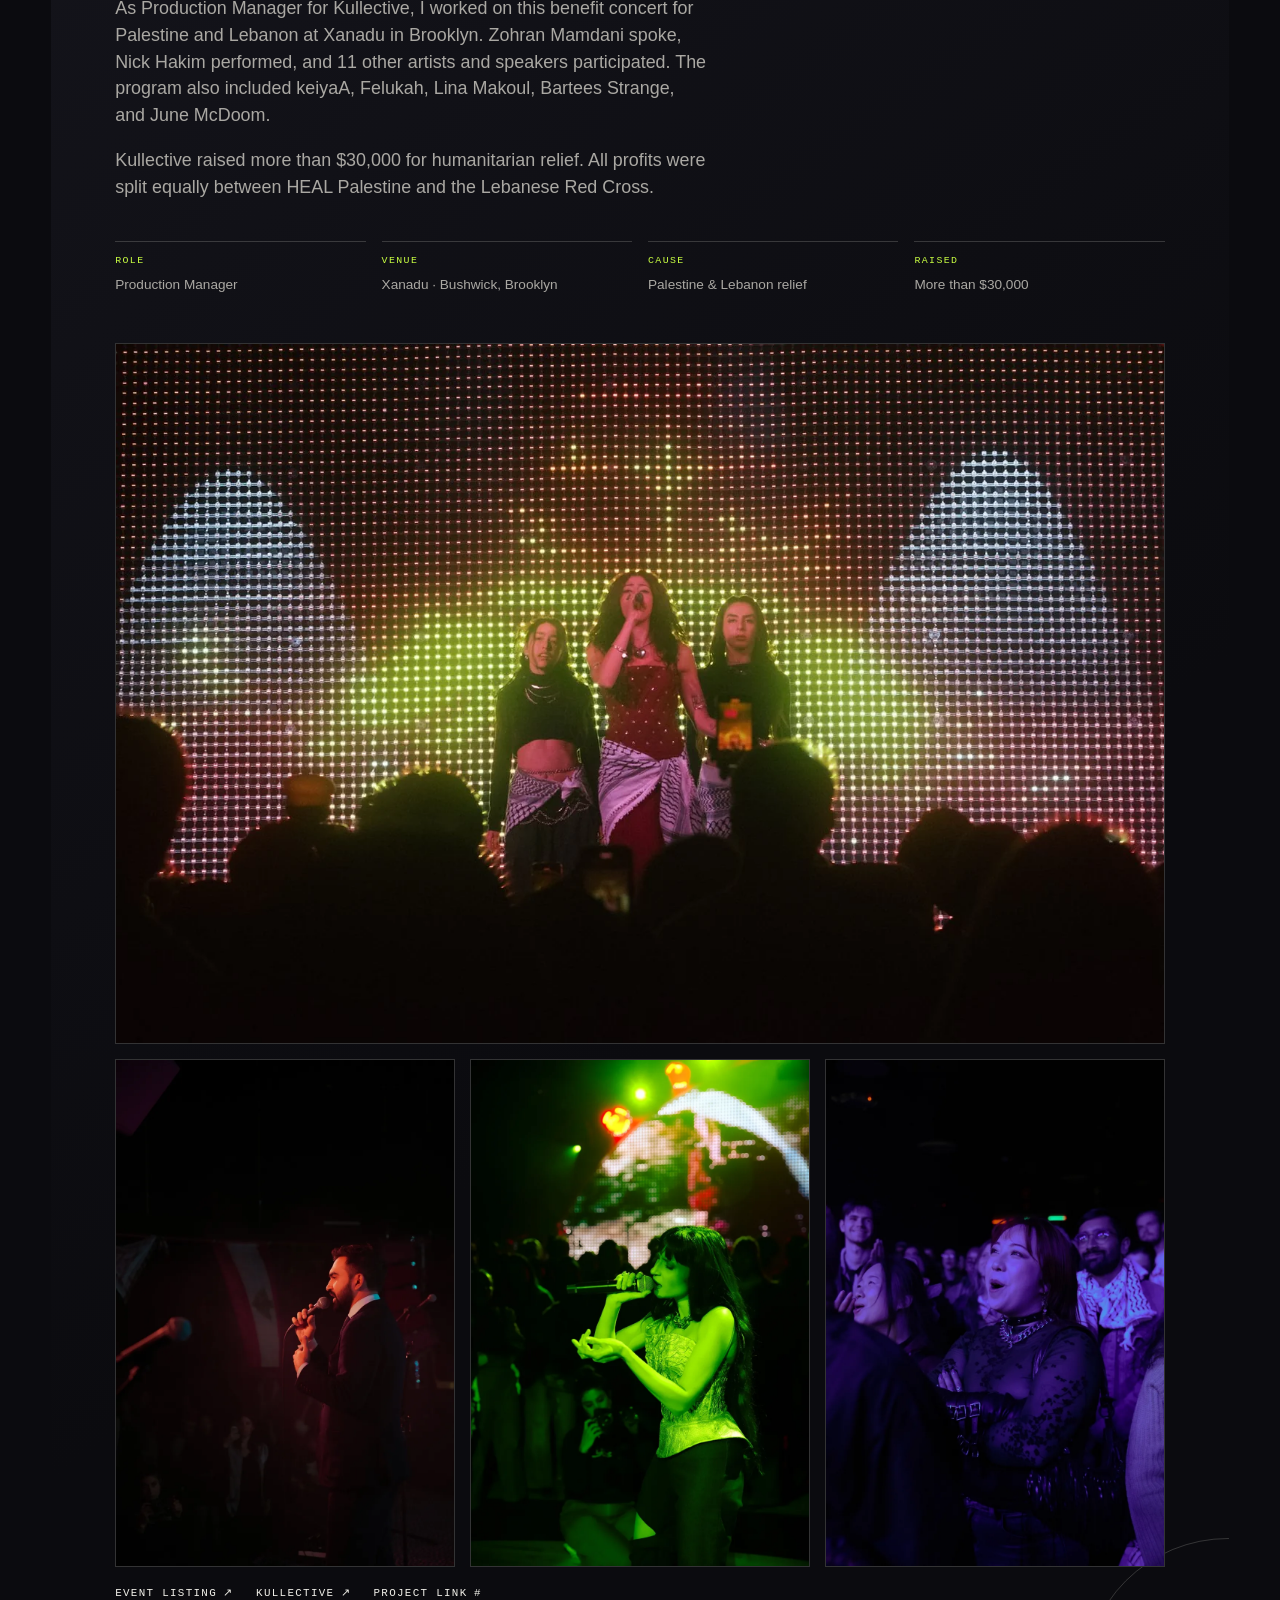
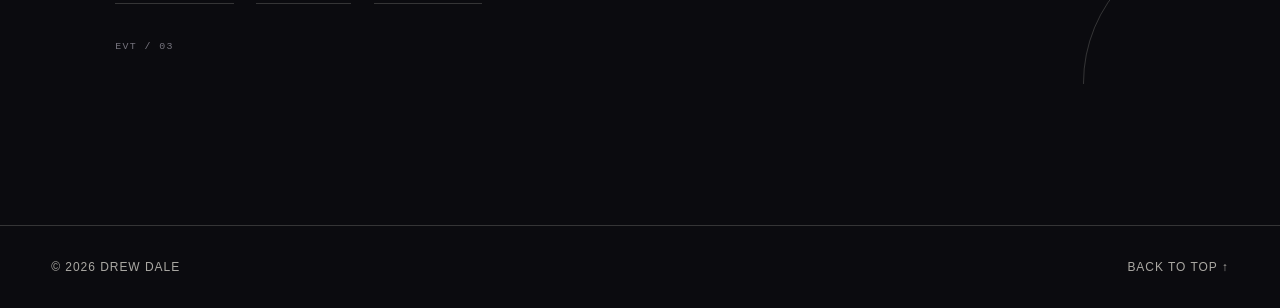
<file: events.html>
<!doctype html>
<html lang="en">
<head>
  <meta charset="utf-8">
  <meta name="viewport" content="width=device-width, initial-scale=1">
  <meta name="description" content="Independent shows, artist booking, and production from planning through show night.">
  <meta name="theme-color" content="#0b0b0f">
  <link rel="icon" type="image/svg+xml" href="assets/favicon.svg">
  <link rel="canonical" href="https://drewedale.github.io/events.html">
  <meta property="og:type" content="website">
  <meta property="og:url" content="https://drewedale.github.io/events.html">
  <meta property="og:site_name" content="Drew Dale">
  <meta property="og:title" content="Events — Drew Dale">
  <meta property="og:description" content="Independent shows, artist booking, and production from planning through show night.">
  <meta property="og:image" content="https://drewedale.github.io/assets/drew-dale-portrait.jpg">
  <meta property="og:image:width" content="1565">
  <meta property="og:image:height" content="1037">
  <meta property="og:image:alt" content="Drew Dale at sunset beneath palm trees">
  <meta name="twitter:card" content="summary_large_image">
  <meta name="twitter:title" content="Events — Drew Dale">
  <meta name="twitter:description" content="Independent shows, artist booking, and production from planning through show night.">
  <meta name="twitter:image" content="https://drewedale.github.io/assets/drew-dale-portrait.jpg">
  <title>Events — Drew Dale</title>
  <link rel="stylesheet" href="style.css?v=17">
  <script src="script.js?v=4" defer></script>
</head>
<body class="category-page" data-page="events">
  <a class="skip-link" href="#main">Skip to content</a>
  <div class="cursor-glow" aria-hidden="true"></div>
  <header class="site-header">
    <a class="wordmark" href="index.html" aria-label="Drew Dale home"><span>DREW DALE</span><small>/ AUDIO + MUSIC</small></a>
    <button class="menu-toggle" type="button" aria-expanded="false" aria-controls="site-nav">Menu</button>
    <nav id="site-nav" aria-label="Main navigation">
      <a href="index.html">Home</a>
      <a href="index.html#paths">Work</a>
      <a href="about.html">About</a>
      <a href="about.html#contact">Contact</a>
    </nav>
  </header>
  <main id="main" class="category-main">
    <section class="work section category-work" id="top" aria-labelledby="category-title">
      <a class="back-link" href="index.html">← Home</a>
      <div class="section-heading category-heading">
        <p class="section-number">Selected work / 04</p>
        <h1 class="category-title" id="category-title">Events</h1>
      </div>
      <p class="category-intro">Independent shows, artist booking, and production from planning through show night.</p>
    <nav class="work-tabs category-tabs" aria-label="Other work categories">
      <a href="engineering.html">
        <span class="tab-number">01</span><strong>Engineering</strong>
        <span class="tab-subtitle">Recording, mixing &amp; mastering</span><span class="tab-arrow" aria-hidden="true">↗</span>
      </a>
      <a href="audio-coding.html">
        <span class="tab-number">02</span><strong>Audio coding</strong>
        <span class="tab-subtitle">Interactive instruments &amp; DSP</span><span class="tab-arrow" aria-hidden="true">↗</span>
      </a>
      <a href="composition-sound-design.html">
        <span class="tab-number">03</span><strong>Composition &amp; Sound Design</strong>
        <span class="tab-subtitle">Film sound &amp; original music</span><span class="tab-arrow" aria-hidden="true">↗</span>
      </a>
      <a href="events.html" aria-current="page">
        <span class="tab-number">04</span><strong>Events</strong>
        <span class="tab-subtitle">Booking &amp; live production</span><span class="tab-arrow" aria-hidden="true">↗</span>
      </a>
      <a href="artists.html">
        <span class="tab-number">05</span><strong>A&amp;R / Artists</strong>
        <span class="tab-subtitle">Artist development &amp; releases</span><span class="tab-arrow" aria-hidden="true">↗</span>
      </a>
    </nav>
      <div class="work-panels">
        <div class="work-panel">
<article class="work-card work-card-wide event-case-study" id="night-with-dornika">
              <div class="case-study-copy">
                <p class="project-meta">Independent production · Artist management · February 1, 2026</p>
                <h3>A Night with Dornika</h3>
                <p>An independently produced live event at The Sultan Room in Brooklyn, developed through my management and booking work with Dornika. The three-act bill drew approximately 100 attendees. I booked the venue, managed the run of show and artist communications, handled promotion, created props, supported outfit styling, and performed a DJ set.</p>
                <dl class="case-study-details case-study-details--four">
                  <div>
                    <dt>Role</dt>
                    <dd>Producer, Booker &amp; DJ</dd>
                  </div>
                  <div>
                    <dt>Audience</dt>
                    <dd>Approximately 100 attendees</dd>
                  </div>
                  <div>
                    <dt>Lineup</dt>
                    <dd>Three billed acts</dd>
                  </div>
                  <div>
                    <dt>Scope</dt>
                    <dd>Booking, logistics, promotion, creative production</dd>
                  </div>
                </dl>
              </div>
              <div class="event-gallery event-gallery--dornika" aria-label="A Night with Dornika event images">
                <figure class="event-shot event-shot--flyer">
                  <img src="assets/night-with-dornika-flyer.webp" alt="Flyer for A Night with Dornika at The Sultan Room" width="1080" height="1440" loading="lazy" decoding="async">
                </figure>
                <figure class="event-shot event-shot--performance">
                  <img src="assets/night-with-dornika-performance.webp" alt="Dornika and performers onstage beneath green lighting" width="1800" height="1200" loading="lazy" decoding="async">
                </figure>
                <figure class="event-shot event-shot--dj">
                  <img src="assets/night-with-dornika-dj.webp" alt="Drew Dale performing a DJ set at A Night with Dornika" width="1200" height="1797" loading="lazy" decoding="async">
                </figure>
              </div>
              <a class="case-study-link project-permalink" href="#night-with-dornika">Project link <span aria-hidden="true">#</span></a>
              <span class="card-code">EVT / 01</span>
            </article>
            <article class="work-card work-card-wide event-case-study icebox-case-study" id="subzero-sessions">
              <div class="case-study-copy">
                <p class="project-meta">Icebox Records · Booking · Live production</p>
                <h3>Subzero Sessions:<br>Hell Freezing Over</h3>
                <p>A four-act Icebox Records event at Hell Phone that drew approximately 100 attendees. I booked the venue and the full lineup—Andra, ELLHTML., Tonton, and Oscillation B—performed at the event, and managed the logistics from advance planning through show night.</p>
                <dl class="case-study-details case-study-details--four">
                  <div>
                    <dt>Role</dt>
                    <dd>Producer, Booker &amp; Performer</dd>
                  </div>
                  <div>
                    <dt>Audience</dt>
                    <dd>Approximately 100 attendees</dd>
                  </div>
                  <div>
                    <dt>Lineup</dt>
                    <dd>Four billed acts</dd>
                  </div>
                  <div>
                    <dt>Scope</dt>
                    <dd>Venue and artist booking, advance and show logistics</dd>
                  </div>
                </dl>
              </div>
              <div class="event-gallery event-gallery--icebox" aria-label="Subzero Sessions: Hell Freezing Over event images">
                <div class="event-gallery-column">
                  <figure class="event-shot">
                    <img src="assets/icebox-hell-freezing-over-flyer.webp" alt="Flyer for Icebox Records presents Subzero Sessions: Hell Freezing Over at Hell Phone" width="1236" height="1600" loading="lazy" decoding="async">
                  </figure>
                  <figure class="event-shot">
                    <img src="assets/icebox-hell-freezing-over-booth.webp" alt="Drew Dale performing beside another artist under red light" width="1600" height="1600" loading="lazy" decoding="async">
                  </figure>
                </div>
                <div class="event-gallery-column">
                  <figure class="event-shot">
                    <img src="assets/icebox-hell-freezing-over-performance.webp" alt="Performer at Subzero Sessions beneath a disco ball and red lighting" width="844" height="1600" loading="lazy" decoding="async">
                  </figure>
                  <figure class="event-shot">
                    <img src="assets/icebox-hell-freezing-over-room.webp" alt="Audience gathered around the performance area at Hell Phone" width="1800" height="1199" loading="lazy" decoding="async">
                  </figure>
                </div>
                <div class="event-gallery-column">
                  <figure class="event-shot">
                    <img src="assets/icebox-hell-freezing-over-dj.webp" alt="Drew Dale performing a DJ set under red lighting" width="1132" height="1600" loading="lazy" decoding="async">
                  </figure>
                  <figure class="event-shot">
                    <img src="assets/icebox-hell-freezing-over-crowd.webp" alt="Crowd moving through red light during Subzero Sessions" width="1600" height="1600" loading="lazy" decoding="async">
                  </figure>
                </div>
              </div>
              <a class="case-study-link project-permalink" href="#subzero-sessions">Project link <span aria-hidden="true">#</span></a>
              <span class="card-code">EVT / 02</span>
            </article>
            <article class="work-card work-card-wide event-case-study kullective-case-study" id="kullective">
              <div class="case-study-copy">
                <p class="project-meta">Kullective · Production management · December 5, 2024</p>
                <h3>Echoes of Solidarity</h3>
                <p>As Production Manager for Kullective, I worked on this benefit concert for Palestine and Lebanon at Xanadu in Brooklyn. Zohran Mamdani spoke, Nick Hakim performed, and 11 other artists and speakers participated. The program also included keiyaA, Felukah, Lina Makoul, Bartees Strange, and June McDoom.</p>
                <p>Kullective raised more than $30,000 for humanitarian relief. All profits were split equally between HEAL Palestine and the Lebanese Red Cross.</p>
                <dl class="case-study-details case-study-details--four">
                  <div><dt>Role</dt><dd>Production Manager</dd></div>
                  <div><dt>Venue</dt><dd>Xanadu · Bushwick, Brooklyn</dd></div>
                  <div><dt>Cause</dt><dd>Palestine &amp; Lebanon relief</dd></div>
                  <div><dt>Raised</dt><dd>More than $30,000</dd></div>
                </dl>
              </div>
              <div class="event-gallery event-gallery--kullective" aria-label="Echoes of Solidarity event photographs">
                <figure class="event-shot event-shot--wide">
                  <img src="assets/kullective-echoes-stage.webp" alt="Three performers onstage in front of a colorful light wall, with audience silhouettes in the foreground" width="1440" height="960" loading="lazy" decoding="async">
                </figure>
                <figure class="event-shot">
                  <img src="assets/kullective-echoes-speaker.webp" alt="A speaker addressing the Echoes of Solidarity audience with a handheld microphone" width="900" height="1350" loading="lazy" decoding="async">
                </figure>
                <figure class="event-shot">
                  <img src="assets/kullective-echoes-performance.webp" alt="A singer performing among the audience beneath green stage lighting" width="900" height="1350" loading="lazy" decoding="async">
                </figure>
                <figure class="event-shot">
                  <img src="assets/kullective-echoes-audience.webp" alt="Audience members watching and reacting to the performance under purple lighting" width="900" height="1350" loading="lazy" decoding="async">
                </figure>
              </div>
              <div class="case-study-actions">
                <a class="case-study-link" href="https://www.nenjp.org/calendar/2024/12/5/125-in-person-brooklyn-6pm-echoes-of-solidarity-a-benefit-concert-for-palestine-and-lebanon-wnick-hakim-bartees-strange-keiyaa-felukah-amp-more" target="_blank" rel="noopener noreferrer">Event listing <span aria-hidden="true">↗</span></a>
                <a class="case-study-link" href="https://www.instagram.com/kullective.world/" target="_blank" rel="noopener noreferrer">Kullective <span aria-hidden="true">↗</span></a>
                <a class="case-study-link project-permalink" href="#kullective">Project link <span aria-hidden="true">#</span></a>
              </div>
              <span class="card-code">EVT / 03</span>
            </article>
        </div>
      </div>
    </section>
  </main>
  <footer>
    <p>© <span id="year">2026</span> Drew Dale</p>
    <a href="#top">Back to top ↑</a>
  </footer>
</body>
</html>
</file>
<file: style.css>
:root {
  --ink: #f1f0e9;
  --muted: #aaa8a3;
  --paper: #0b0b0f;
  --panel: #121219;
  --line: rgba(241, 240, 233, 0.18);
  --acid: #c9ff42;
  --violet: #8c5cff;
  --blue: #53ccff;
  --pad: clamp(1.25rem, 4vw, 4rem);
  --radius: 1.5rem;
}

* { box-sizing: border-box; }
html { scroll-behavior: smooth; }
body {
  margin: 0;
  background: var(--paper);
  color: var(--ink);
  font-family: "Helvetica Neue", Helvetica, Arial, sans-serif;
  font-size: 16px;
  line-height: 1.5;
  overflow-x: hidden;
}

body::before {
  content: "";
  position: fixed;
  inset: 0;
  pointer-events: none;
  z-index: 20;
  opacity: 0.035;
  background-image: url("data:image/svg+xml,%3Csvg viewBox='0 0 180 180' xmlns='http://www.w3.org/2000/svg'%3E%3Cfilter id='n'%3E%3CfeTurbulence type='fractalNoise' baseFrequency='.9' numOctaves='3' stitchTiles='stitch'/%3E%3C/filter%3E%3Crect width='100%25' height='100%25' filter='url(%23n)' opacity='.8'/%3E%3C/svg%3E");
}

a { color: inherit; }
img { display: block; max-width: 100%; }
button { font: inherit; }
::selection { background: var(--acid); color: #0b0b0f; }

.skip-link {
  position: fixed;
  top: 0.5rem;
  left: 0.5rem;
  z-index: 100;
  padding: 0.75rem 1rem;
  background: var(--acid);
  color: #000;
  transform: translateY(-150%);
}
.skip-link:focus { transform: none; }

.cursor-glow {
  position: fixed;
  width: 26rem;
  aspect-ratio: 1;
  border-radius: 50%;
  pointer-events: none;
  z-index: -1;
  background: radial-gradient(circle, rgba(140, 92, 255, 0.15), transparent 66%);
  transform: translate(-50%, -50%);
  transition: opacity 0.2s;
}

.site-header {
  position: fixed;
  inset: 0 0 auto 0;
  z-index: 10;
  display: flex;
  align-items: center;
  justify-content: space-between;
  height: 5rem;
  padding: 0 var(--pad);
  background: linear-gradient(to bottom, rgba(11, 11, 15, 0.92), rgba(11, 11, 15, 0));
  backdrop-filter: blur(8px);
}

.wordmark {
  display: flex;
  align-items: baseline;
  gap: 0.55rem;
  text-decoration: none;
  font-size: 0.83rem;
  font-weight: 700;
  letter-spacing: 0.1em;
}
.wordmark small { color: var(--acid); font-size: 0.68rem; }

nav { display: flex; gap: clamp(1.2rem, 3vw, 3rem); }
nav a,
.menu-toggle {
  border: 0;
  background: none;
  color: var(--ink);
  text-decoration: none;
  text-transform: uppercase;
  font-size: 0.72rem;
  letter-spacing: 0.14em;
}
nav a { position: relative; }
nav a::after {
  content: "";
  position: absolute;
  left: 0;
  right: 100%;
  bottom: -0.25rem;
  height: 1px;
  background: var(--acid);
  transition: right 0.25s ease;
}
nav a:hover::after,
nav a:focus-visible::after { right: 0; }
.menu-toggle { display: none; }

.hero {
  position: relative;
  min-height: 100svh;
  display: grid;
  grid-template-columns: minmax(0, 1.15fr) minmax(18rem, 0.85fr);
  align-items: center;
  gap: clamp(2rem, 5vw, 6rem);
  padding: 8rem var(--pad) 5rem;
  isolation: isolate;
}
.hero::before {
  content: "";
  position: absolute;
  inset: 0;
  z-index: -2;
  background:
    radial-gradient(circle at 86% 30%, rgba(83, 204, 255, 0.11), transparent 28%),
    radial-gradient(circle at 68% 70%, rgba(140, 92, 255, 0.11), transparent 35%),
    linear-gradient(135deg, #0b0b0f 35%, #11101a 100%);
}

.eyebrow,
.section-number,
.project-meta {
  margin: 0 0 1.4rem;
  color: var(--acid);
  text-transform: uppercase;
  letter-spacing: 0.16em;
  font-size: 0.7rem;
  font-weight: 700;
}

h1, h2, h3, p { margin-top: 0; }
h1,
h2 {
  margin-bottom: 1.5rem;
  font-size: clamp(3.8rem, 9.4vw, 9.3rem);
  line-height: 0.84;
  letter-spacing: -0.075em;
  font-weight: 500;
}
h1 em,
h2 em {
  font-family: Georgia, "Times New Roman", serif;
  font-weight: 400;
}
.hero-intro {
  max-width: 38rem;
  color: #c9c8c3;
  font-size: clamp(1rem, 1.5vw, 1.28rem);
}
.hero-intro strong { color: var(--ink); }
.hero-actions { display: flex; flex-wrap: wrap; align-items: center; gap: 1.2rem 1.75rem; margin-top: 2.4rem; }

.button {
  display: inline-flex;
  align-items: center;
  justify-content: center;
  min-height: 3.25rem;
  padding: 0.75rem 1.2rem;
  border: 1px solid transparent;
  border-radius: 999px;
  text-decoration: none;
  text-transform: uppercase;
  letter-spacing: 0.11em;
  font-size: 0.7rem;
  font-weight: 800;
}
.button-primary { background: var(--acid); color: #0b0b0f; }
.button-primary:hover { background: var(--ink); }
.text-link {
  display: inline-flex;
  gap: 0.45rem;
  align-items: center;
  text-decoration: none;
  border-bottom: 1px solid var(--line);
  padding-bottom: 0.25rem;
}
.text-link span { transition: transform 0.2s ease; }
.text-link:hover span { transform: translate(0.18rem, -0.18rem); }

.hero-art {
  position: relative;
  display: grid;
  place-items: center;
  width: min(38rem, 42vw);
  aspect-ratio: 1;
  justify-self: center;
}
.hero-photo {
  position: absolute;
  z-index: 1;
  inset: 4% 12%;
  overflow: hidden;
  border: 1px solid rgba(241, 240, 233, 0.28);
  border-radius: 1.5rem;
  background: #1d1b22;
  transform: rotate(3deg);
  box-shadow: 0 2rem 5rem rgba(0, 0, 0, 0.38);
}
.hero-photo::after {
  content: "";
  position: absolute;
  inset: 0;
  background: linear-gradient(180deg, transparent 65%, rgba(11, 11, 15, 0.28));
  pointer-events: none;
}
.hero-photo img { width: 100%; height: 100%; object-fit: cover; object-position: center; }
.hero-art::before {
  content: "";
  position: absolute;
  inset: 11%;
  border-radius: 50%;
  background: radial-gradient(circle at 36% 35%, rgba(201, 255, 66, 0.14), rgba(140, 92, 255, 0.12) 38%, rgba(83, 204, 255, 0.05) 60%, transparent 68%);
  filter: blur(3px);
}
.scope-ring {
  position: absolute;
  border: 1px solid rgba(241, 240, 233, 0.25);
  border-radius: 50%;
}
.scope-ring::before,
.scope-ring::after {
  content: "";
  position: absolute;
  background: rgba(241, 240, 233, 0.12);
}
.scope-ring::before { left: 50%; top: 0; bottom: 0; width: 1px; }
.scope-ring::after { top: 50%; left: 0; right: 0; height: 1px; }
.scope-ring-one { inset: 6%; animation: spin 22s linear infinite; }
.scope-ring-two { inset: 21%; border-style: dashed; animation: spin-reverse 16s linear infinite; }
.waveform {
  position: absolute;
  left: -3%;
  bottom: 6%;
  z-index: 2;
  display: flex;
  align-items: center;
  justify-content: center;
  gap: clamp(0.35rem, 0.9vw, 0.75rem);
  width: 52%;
  height: 17%;
  padding: 0.7rem;
  border: 1px solid rgba(241, 240, 233, 0.28);
  border-radius: 1rem;
  background: rgba(11, 11, 15, 0.78);
  backdrop-filter: blur(12px);
}
.waveform i {
  width: clamp(0.35rem, 0.8vw, 0.65rem);
  height: var(--h);
  border-radius: 999px;
  background: linear-gradient(to bottom, var(--acid), var(--blue) 55%, var(--violet));
  box-shadow: 0 0 1rem rgba(83, 204, 255, 0.18);
  transform-origin: center;
  animation: level 2.2s ease-in-out infinite alternate;
}
.waveform i:nth-child(2n) { animation-delay: -0.7s; }
.waveform i:nth-child(3n) { animation-delay: -1.3s; }
.scope-label {
  position: absolute;
  z-index: 2;
  right: 2%;
  bottom: 2%;
  color: var(--muted);
  font: 0.58rem/1.2 ui-monospace, SFMono-Regular, Menlo, monospace;
  letter-spacing: 0.16em;
}
.orbit {
  position: absolute;
  inset: 6%;
  border: 1px solid rgba(241, 240, 233, 0.23);
  border-radius: 50%;
}
.orbit::after {
  content: "";
  position: absolute;
  width: 0.55rem;
  aspect-ratio: 1;
  border-radius: 50%;
  background: var(--acid);
  box-shadow: 0 0 1rem var(--acid);
  left: calc(50% - 0.275rem);
  top: -0.275rem;
}
.orbit-one { animation: spin 13s linear infinite; }
.orbit-two { inset: 18%; transform: rotate(62deg); animation: spin-reverse 9s linear infinite; }
.orbit-two::after { background: var(--blue); box-shadow: 0 0 1rem var(--blue); }
.signal {
  position: absolute;
  width: 1px;
  height: 20%;
  background: linear-gradient(transparent, var(--violet), transparent);
}
.signal-one { left: 12%; top: 18%; transform: rotate(-35deg); }
.signal-two { right: 7%; bottom: 18%; transform: rotate(40deg); }

.scroll-cue {
  position: absolute;
  right: var(--pad);
  bottom: 2rem;
  display: flex;
  align-items: center;
  gap: 0.7rem;
  color: var(--muted);
  text-transform: uppercase;
  letter-spacing: 0.14em;
  font-size: 0.62rem;
}
.scroll-cue i { width: 3rem; height: 1px; background: var(--line); overflow: hidden; }
.scroll-cue i::after { content: ""; display: block; width: 50%; height: 100%; background: var(--ink); animation: cue 2s ease infinite; }

.marquee { overflow: hidden; border-block: 1px solid var(--line); background: var(--acid); color: #0b0b0f; }
.marquee-track {
  display: flex;
  width: max-content;
  gap: 1.6rem;
  align-items: center;
  padding: 0.8rem 0;
  text-transform: uppercase;
  letter-spacing: 0.08em;
  font-size: 0.78rem;
  font-weight: 800;
  animation: marquee 24s linear infinite;
}

.section { padding: clamp(6rem, 11vw, 10rem) var(--pad); }
.section-heading { display: grid; grid-template-columns: minmax(10rem, 0.45fr) 1fr; gap: 2rem; align-items: start; margin-bottom: clamp(4rem, 8vw, 8rem); }
.section-heading h2 { font-size: clamp(3rem, 7vw, 7rem); }

.project-list { border-top: 1px solid var(--line); }
.project {
  display: grid;
  grid-template-columns: 0.2fr 1fr 0.55fr;
  gap: 2rem;
  align-items: center;
  min-height: 25rem;
  padding: 3rem 0;
  border-bottom: 1px solid var(--line);
}
.project-featured { grid-template-columns: minmax(18rem, 0.9fr) 1fr; gap: clamp(2rem, 6vw, 7rem); min-height: 38rem; }
.project-visual {
  position: relative;
  display: grid;
  place-items: center;
  min-height: 31rem;
  overflow: hidden;
  border-radius: var(--radius);
  background:
    linear-gradient(135deg, rgba(201, 255, 66, 0.2), transparent 40%),
    radial-gradient(circle at 70% 75%, #5f3eae, transparent 45%),
    #181923;
}
.project-visual::after {
  content: "";
  position: absolute;
  inset: 1rem;
  border: 1px solid rgba(255, 255, 255, 0.2);
  border-radius: calc(var(--radius) - 0.5rem);
}
.project-visual img { position: relative; z-index: 2; width: min(70%, 23rem); transform: rotate(-5deg); transition: transform 0.6s cubic-bezier(.2,.8,.2,1); }
.project-visual:hover img { transform: rotate(2deg) scale(1.04); }
.project-visual span { position: absolute; z-index: 3; left: 2rem; bottom: 1.8rem; text-transform: uppercase; letter-spacing: 0.14em; font-size: 0.62rem; }
.mini-disc { position: absolute; width: 80%; aspect-ratio: 1; border-radius: 50%; border: 1px solid rgba(255,255,255,.2); box-shadow: inset 0 0 5rem rgba(83,204,255,.12); }
.project-copy { max-width: 42rem; }
.project-copy h3 { margin-bottom: 1.2rem; font-size: clamp(2.2rem, 4vw, 4.4rem); line-height: 0.95; letter-spacing: -0.055em; font-weight: 500; }
.project-copy > p:not(.project-meta) { color: var(--muted); font-size: clamp(1rem, 1.4vw, 1.22rem); }
.project-index { align-self: start; color: var(--muted); font-size: 0.72rem; }
.project-mark { justify-self: end; color: transparent; -webkit-text-stroke: 1px rgba(241, 240, 233, 0.4); font-size: clamp(3rem, 6vw, 6.2rem); line-height: 0.75; letter-spacing: -0.07em; font-weight: 900; text-align: right; }

.work-browser { border-top: 1px solid var(--line); }
.work-tabs {
  display: flex;
  gap: 0;
  overflow-x: auto;
  border-bottom: 1px solid var(--line);
  scrollbar-width: thin;
}
.work-tabs button {
  flex: 1 0 auto;
  min-width: 9rem;
  padding: 1.25rem 1rem;
  border: 0;
  border-right: 1px solid var(--line);
  background: transparent;
  color: var(--muted);
  cursor: pointer;
  text-transform: uppercase;
  letter-spacing: 0.12em;
  font-size: 0.68rem;
  font-weight: 700;
  transition: background 0.2s ease, color 0.2s ease;
}
.work-tabs button:last-child { border-right: 0; }
.work-tabs button:hover { color: var(--ink); }
.work-tabs button[aria-selected="true"] { background: var(--acid); color: #0b0b0f; }
.work-tabs button:focus-visible { outline: 2px solid var(--blue); outline-offset: -3px; }

.work-panels { min-height: 34rem; }
.work-panel {
  display: grid;
  grid-template-columns: minmax(0, 1.35fr) minmax(16rem, 0.65fr);
  gap: 1px;
  background: var(--line);
}
.work-panel[hidden] { display: none; }
.work-card {
  position: relative;
  min-height: 32rem;
  padding: clamp(2rem, 5vw, 4.5rem);
  background: var(--paper);
  overflow: hidden;
}
.work-card::before {
  content: "";
  position: absolute;
  width: 18rem;
  aspect-ratio: 1;
  right: -9rem;
  bottom: -9rem;
  border: 1px solid var(--line);
  border-radius: 50%;
}
.work-card-wide { background: linear-gradient(145deg, #14141b, var(--paper) 62%); }
.work-card h3 { max-width: 44rem; margin: 0 0 1.5rem; font-size: clamp(2.7rem, 5.5vw, 6rem); line-height: 0.9; letter-spacing: -0.065em; font-weight: 500; }
.work-card > p:not(.project-meta),
.work-card > div > p:not(.project-meta) { max-width: 37rem; color: var(--muted); font-size: clamp(1rem, 1.4vw, 1.2rem); }
.card-code {
  position: absolute;
  left: clamp(2rem, 5vw, 4.5rem);
  bottom: 2rem;
  color: #77757f;
  font: 0.62rem/1 ui-monospace, SFMono-Regular, Menlo, monospace;
  letter-spacing: 0.14em;
}
.reflection-card {
  display: flex;
  flex-direction: column;
  min-height: 44rem;
  padding-bottom: 5rem;
}
.case-study-copy { position: relative; z-index: 1; }
.case-study-details {
  display: grid;
  grid-template-columns: repeat(3, minmax(0, 1fr));
  gap: 1rem;
  margin: 2.5rem 0 0;
}
.case-study-details--four { grid-template-columns: repeat(4, minmax(0, 1fr)); }
.case-study-details > div {
  padding-top: .8rem;
  border-top: 1px solid var(--line);
}
.case-study-details dt {
  color: var(--acid);
  text-transform: uppercase;
  font: .62rem/1.2 ui-monospace, SFMono-Regular, Menlo, monospace;
  letter-spacing: .14em;
}
.case-study-details dd {
  margin: .55rem 0 0;
  color: var(--muted);
  font-size: .85rem;
  line-height: 1.45;
}
.case-study-video {
  position: relative;
  z-index: 1;
  aspect-ratio: 16 / 9;
  margin-top: 2.5rem;
  overflow: hidden;
  border: 1px solid var(--line);
  background: #08080c;
}
.case-study-video iframe {
  width: 100%;
  height: 100%;
  border: 0;
}
.case-study-link {
  position: relative;
  z-index: 1;
  display: inline-flex;
  align-items: center;
  gap: .4rem;
  align-self: flex-start;
  margin-top: 1.2rem;
  padding-bottom: .2rem;
  border-bottom: 1px solid var(--line);
  color: var(--ink);
  text-decoration: none;
  text-transform: uppercase;
  font: .68rem/1.2 ui-monospace, SFMono-Regular, Menlo, monospace;
  letter-spacing: .12em;
}
.case-study-link:hover,
.case-study-link:focus-visible { color: var(--acid); }
.case-study-actions {
  position: relative;
  z-index: 1;
  display: flex;
  flex-wrap: wrap;
  gap: 1.4rem;
}
.case-study-actions .case-study-link { margin-top: 1.2rem; }
.project-permalink { margin-top: 1.5rem; }
.work-card[id] { scroll-margin-top: 6rem; }
.artist-dornika {
  grid-column: 1 / -1;
  display: grid;
  grid-template-columns: minmax(0, 1.05fr) minmax(18rem, 0.95fr);
  gap: clamp(2rem, 6vw, 6rem);
  align-items: center;
  min-height: 0;
  padding-bottom: 5rem;
  background: radial-gradient(circle at 85% 20%, rgba(201, 255, 66, 0.09), transparent 35%), #111118;
}
.artist-dornika-photo { position: relative; z-index: 1; justify-self: center; width: min(100%, 27rem); margin: 0; }
.artist-dornika-photo a { display: block; }
.artist-dornika-photo img { width: 100%; height: auto; border-radius: var(--radius); }
.artist-dornika-photo figcaption {
  margin-top: 0.75rem;
  color: var(--muted);
  font-size: 0.72rem;
  letter-spacing: 0.08em;
}
.playlist-credits {
  position: relative;
  z-index: 1;
  width: 100%;
  margin-top: 2.5rem;
  border-collapse: collapse;
  text-align: left;
}
.playlist-credits caption { margin-bottom: .8rem; color: var(--ink); font-size: .85rem; font-weight: 700; text-align: left; }
.playlist-credits th,
.playlist-credits td { padding: .9rem 1rem .9rem 0; border-top: 1px solid var(--line); vertical-align: top; }
.playlist-credits thead th { color: var(--acid); font-size: .68rem; letter-spacing: .12em; text-transform: uppercase; }
.playlist-credits tbody th { width: 12rem; color: var(--ink); font-weight: 500; }
.playlist-credits tbody td { color: var(--muted); }
.event-case-study {
  grid-column: 1 / -1;
  min-height: 0;
  padding-bottom: 5rem;
}
.event-case-study .case-study-copy { max-width: 68rem; }
.event-gallery {
  position: relative;
  z-index: 1;
  display: grid;
  gap: clamp(.65rem, 1.2vw, 1rem);
  margin-top: 3rem;
  align-items: center;
}
.event-gallery--dornika {
  grid-template-columns: minmax(0, .75fr) minmax(0, 1.13fr) minmax(0, .67fr);
}
.event-gallery--icebox {
  grid-template-columns: minmax(0, 1.1fr) minmax(0, 1fr) minmax(0, 1.06fr);
  align-items: start;
}
.event-gallery--kullective {
  grid-template-columns: repeat(3, minmax(0, 1fr));
  align-items: start;
}
.event-gallery--kullective .event-shot--wide { grid-column: 1 / -1; }
.event-gallery-column {
  display: grid;
  gap: clamp(.65rem, 1.2vw, 1rem);
}
.event-shot {
  min-width: 0;
  margin: 0;
  border: 1px solid var(--line);
  background: #08080c;
  transition: border-color .25s ease, box-shadow .25s ease;
}
.event-shot img {
  width: 100%;
  height: auto;
}
.event-shot:hover {
  border-color: rgba(83, 204, 255, .55);
  box-shadow: 0 0 2rem rgba(83, 204, 255, .08);
}
.icebox-case-study {
  background:
    radial-gradient(circle at 88% 12%, rgba(83, 204, 255, .11), transparent 28%),
    linear-gradient(145deg, #11141c, var(--paper) 62%);
}
.icebox-case-study h3 { max-width: 58rem; }
.release-case-study {
  grid-column: 1 / -1;
  display: grid;
  grid-template-columns: minmax(0, 1.15fr) minmax(18rem, .85fr);
  gap: clamp(2rem, 6vw, 6rem);
  align-items: center;
  min-height: 0;
  padding-bottom: 5rem;
}
.release-case-study--icebox {
  background:
    radial-gradient(circle at 88% 20%, rgba(140, 92, 255, .15), transparent 30%),
    linear-gradient(145deg, #15121e, var(--paper) 65%);
}
.release-case-study--collection {
  display: block;
  background:
    radial-gradient(circle at 92% 8%, rgba(201, 255, 66, .08), transparent 28%),
    linear-gradient(145deg, #13151a, var(--paper) 68%);
}
.release-case-study .case-study-copy { position: relative; z-index: 1; }
.release-media,
.release-grid { position: relative; z-index: 1; }
.spotify-embed {
  display: block;
  width: 100%;
  border: 0;
  border-radius: .8rem;
  background: #08080c;
}
.release-grid {
  display: grid;
  grid-template-columns: repeat(2, minmax(0, 1fr));
  gap: clamp(1rem, 2vw, 1.5rem);
  margin-top: 3rem;
}
.release-item {
  padding: clamp(1rem, 2vw, 1.5rem);
  border: 1px solid var(--line);
  background: rgba(8, 8, 12, .62);
}
.release-item-heading {
  display: flex;
  justify-content: space-between;
  gap: 1.5rem;
  align-items: end;
  margin-bottom: 1.2rem;
}
.release-item-heading h4 {
  margin: 0;
  font-size: clamp(1.6rem, 3vw, 2.8rem);
  line-height: .95;
  letter-spacing: -.045em;
  font-weight: 500;
}
.release-item-heading > span {
  color: var(--muted);
  text-align: right;
  font-size: .8rem;
}
.release-type {
  margin: 0 0 .45rem;
  color: var(--acid);
  text-transform: uppercase;
  font: .58rem/1.2 ui-monospace, SFMono-Regular, Menlo, monospace;
  letter-spacing: .14em;
}
.release-link {
  display: inline-flex;
  gap: .4rem;
  margin-top: 1rem;
  color: var(--muted);
  text-decoration: none;
  text-transform: uppercase;
  font: .6rem/1.2 ui-monospace, SFMono-Regular, Menlo, monospace;
  letter-spacing: .12em;
}
.release-link:hover,
.release-link:focus-visible { color: var(--acid); }
.playlist-callout {
  position: relative;
  z-index: 1;
  display: grid;
  grid-template-columns: minmax(0, 1fr) auto;
  gap: 2rem;
  align-items: end;
  margin-top: 1.5rem;
  padding: clamp(1.25rem, 2.5vw, 2rem);
  border: 1px solid var(--line);
  background: rgba(201, 255, 66, .055);
}
.playlist-callout h4 {
  margin: 0 0 .75rem;
  font-size: clamp(1.8rem, 3vw, 3rem);
  line-height: .95;
  letter-spacing: -.045em;
  font-weight: 500;
}
.playlist-callout p:not(.release-type) {
  max-width: 54rem;
  margin: 0;
  color: var(--muted);
}
.playlist-button {
  min-width: 10rem;
  border-color: var(--acid);
  color: var(--acid);
  white-space: nowrap;
}
.playlist-button:hover,
.playlist-button:focus-visible { background: var(--acid); color: var(--paper); }
.coding-card { background: radial-gradient(circle at 80% 20%, rgba(83,204,255,.13), transparent 35%), #111118; }
.coding-card,
.coding-secondary { min-height: 0; padding-bottom: 5.5rem; }
.coding-card h3 { max-width: 50rem; }
.coding-secondary h3 { font-size: clamp(2.5rem, 4vw, 4.8rem); }
.coding-github { background: radial-gradient(circle at 92% 10%, rgba(140,92,255,.16), transparent 40%), #111118; }
.audio-feature {
  grid-column: 1 / -1;
  min-height: 0;
  padding-bottom: 5rem;
  background: radial-gradient(circle at 84% 16%, rgba(140,92,255,.16), transparent 35%), #14111c;
}
.audio-feature .case-study-copy { max-width: 62rem; }
.audio-feature audio { display: block; width: min(100%, 42rem); margin-top: 2rem; accent-color: var(--acid); }
.audio-feature .case-study-copy .release-byline { margin: -.5rem 0 1rem; color: var(--acid); font-size: clamp(1rem, 1.4vw, 1.25rem); }
.audio-feature .case-study-actions { margin-top: .25rem; }
.talk-card { min-height: 0; padding-bottom: 5rem; }
.featured-engineering { background: radial-gradient(circle at 95% 5%, rgba(201,255,66,.09), transparent 38%), #11151a; }
.terminal-card {
  display: flex;
  flex-direction: column;
  justify-content: center;
  gap: 1rem;
  background: #c9ff42;
  color: #0b0b0f;
  font: clamp(0.78rem, 1.2vw, 1rem)/1.4 ui-monospace, SFMono-Regular, Menlo, monospace;
}
.terminal-card::before { border-color: rgba(11,11,15,.22); }
.experience-strip {
  padding: clamp(2.5rem, 5vw, 4rem) var(--pad);
  border-block: 1px solid var(--line);
  background: #101018;
}
.experience-label {
  margin: 0 0 1rem;
  color: var(--acid);
  text-transform: uppercase;
  letter-spacing: .16em;
  font-size: .68rem;
  font-weight: 700;
}
.experience-list {
  display: grid;
  grid-template-columns: repeat(3, minmax(0, 1fr));
  gap: 1px;
  margin: 0;
  padding: 1px;
  list-style: none;
  background: var(--line);
}
.experience-list li {
  display: flex;
  flex-direction: column;
  justify-content: space-between;
  gap: 2rem;
  min-height: 8.5rem;
  padding: 1.2rem;
  background: var(--paper);
}
.experience-list strong {
  font-size: clamp(1rem, 1.25vw, 1.2rem);
  line-height: 1.1;
  font-weight: 500;
}
.experience-list span {
  color: var(--muted);
  text-transform: uppercase;
  font: .58rem/1.4 ui-monospace, SFMono-Regular, Menlo, monospace;
  letter-spacing: .12em;
}
.leadership-strip {
  display: grid;
  grid-template-columns: minmax(0, 1fr) minmax(0, 1.2fr);
  gap: clamp(2rem, 5vw, 6rem);
  padding: clamp(4rem, 8vw, 8rem) var(--pad);
  border-bottom: 1px solid var(--line);
  background: radial-gradient(circle at 92% 85%, rgba(140,92,255,.13), transparent 34%), #0b0b0f;
}
.leadership-heading h2 { margin: 0; font-size: clamp(3.5rem, 6vw, 7rem); }
.leadership-stats { display: grid; grid-template-columns: repeat(3, minmax(0, 1fr)); gap: 1px; margin: 0; background: var(--line); }
.leadership-stats > div { padding: clamp(1rem, 2vw, 2rem); background: #14141b; }
.leadership-stats dt { color: var(--acid); font-size: clamp(3.2rem, 5vw, 6rem); line-height: 1; letter-spacing: -.07em; }
.leadership-stats dd { margin: 1.2rem 0 0; color: var(--muted); font-size: .9rem; line-height: 1.4; }
.about { background: var(--ink); color: #111116; }
.about .section-number { color: #5a21e8; }
.about-grid { display: grid; gap: 2rem; }
.about .section-heading { margin-bottom: 5rem; }
.about-copy { display: grid; grid-template-columns: 1fr 1fr; gap: clamp(2rem, 6vw, 7rem); margin-left: calc(45% + 1rem); }
.about-copy .lead { font-size: clamp(1.5rem, 2.5vw, 2.6rem); line-height: 1.15; letter-spacing: -0.03em; }
.about-copy > p:not(.lead) { color: #56565c; }
.capabilities { grid-column: 1 / -1; display: flex; flex-wrap: wrap; gap: 0.6rem; }
.capabilities span { padding: 0.65rem 0.9rem; border: 1px solid rgba(17,17,22,.22); border-radius: 999px; font-size: 0.72rem; text-transform: uppercase; letter-spacing: 0.08em; }
.toolkit { grid-column: 1 / -1; margin-top: 2rem; padding-top: 2rem; border-top: 1px solid rgba(17,17,22,.2); }
.toolkit h3 { margin: 0 0 1.5rem; font-size: clamp(1.6rem, 2.5vw, 2.7rem); line-height: 1.1; font-weight: 500; letter-spacing: -.04em; }
.toolkit dl { display: grid; grid-template-columns: repeat(3, minmax(0, 1fr)); gap: clamp(1.3rem, 3vw, 3rem); margin: 0; }
.toolkit dt { margin-bottom: .55rem; font-size: .68rem; font-weight: 700; text-transform: uppercase; letter-spacing: .1em; }
.toolkit dd { margin: 0; color: #56565c; font-size: .95rem; line-height: 1.5; }

.contact { min-height: 80svh; display: flex; flex-direction: column; justify-content: center; background: radial-gradient(circle at 8% 85%, rgba(140,92,255,.17), transparent 30%); }
.contact-layout { display: grid; grid-template-columns: 1.5fr 0.5fr; gap: 3rem; align-items: end; }
.contact h2 { margin: 0; font-size: clamp(4rem, 9vw, 9rem); }
.contact-links { display: flex; flex-direction: column; border-top: 1px solid var(--line); }
.contact-links a { display: flex; justify-content: space-between; padding: 1.1rem 0; border-bottom: 1px solid var(--line); text-decoration: none; }
.contact-links a:hover { color: var(--acid); }

footer { display: flex; justify-content: space-between; padding: 2rem var(--pad); border-top: 1px solid var(--line); color: var(--muted); font-size: 0.75rem; text-transform: uppercase; letter-spacing: 0.08em; }
footer p { margin: 0; }
footer a { text-decoration: none; }

.reveal { opacity: 0; transform: translateY(2rem); transition: opacity 0.8s ease, transform 0.8s cubic-bezier(.2,.8,.2,1); }
.reveal.is-visible { opacity: 1; transform: none; }

@keyframes float { 0%, 100% { transform: translateY(-1%); } 50% { transform: translateY(2%); } }
@keyframes spin { to { transform: rotate(360deg); } }
@keyframes spin-reverse { from { transform: rotate(62deg); } to { transform: rotate(-298deg); } }
@keyframes level { from { transform: scaleY(0.66); } to { transform: scaleY(1.08); } }
@keyframes cue { from { transform: translateX(-110%); } to { transform: translateX(220%); } }
@keyframes marquee { to { transform: translateX(-50%); } }

@media (max-width: 820px) {
  .site-header { height: 4.5rem; }
  .menu-toggle { display: block; cursor: pointer; }
  nav {
    position: absolute;
    top: 4.25rem;
    right: var(--pad);
    flex-direction: column;
    min-width: 10rem;
    padding: 1rem;
    border: 1px solid var(--line);
    background: rgba(11, 11, 15, 0.96);
    transform: translateY(-0.6rem);
    opacity: 0;
    pointer-events: none;
    transition: 0.2s ease;
  }
  nav.is-open { opacity: 1; transform: none; pointer-events: auto; }
  .hero { grid-template-columns: 1fr; min-height: auto; padding-top: 7rem; padding-bottom: 4rem; }
  .hero-copy { z-index: 3; }
  .hero-art { width: min(32rem, 80vw); }
  .hero-intro { max-width: 28rem; }
  .scroll-cue { display: none; }
  .section-heading { grid-template-columns: 1fr; }
  .project,
  .project-featured { grid-template-columns: 1fr; min-height: auto; }
  .project-visual { min-height: 26rem; }
  .project-mark { display: none; }
  .work-panel { grid-template-columns: 1fr; }
  .work-card { min-height: 25rem; }
  .reflection-card { min-height: 0; }
  .release-case-study { grid-template-columns: 1fr; }
  .artist-dornika { grid-template-columns: 1fr; }
  .case-study-details--four { grid-template-columns: repeat(2, minmax(0, 1fr)); }
  .event-gallery--dornika,
  .event-gallery--icebox { grid-template-columns: 1fr; }
  .event-gallery--dornika { align-items: start; }
  .event-gallery--dornika .event-shot {
    width: min(100%, 42rem);
    justify-self: center;
  }
  .event-gallery--icebox {
    grid-template-columns: repeat(3, minmax(0, 1fr));
  }
  .experience-list { grid-template-columns: repeat(2, minmax(0, 1fr)); }
  .experience-list li:last-child:nth-child(odd) { grid-column: 1 / -1; }
  .leadership-strip { grid-template-columns: 1fr; }
  .about-copy { grid-template-columns: 1fr; margin-left: 0; }
  .about-copy .capabilities { grid-column: 1; }
  .toolkit dl { grid-template-columns: 1fr; }
  .contact-layout { grid-template-columns: 1fr; }
}

@media (max-width: 540px) {
  h1 { font-size: clamp(3.6rem, 20vw, 5.5rem); }
  .hero-art { width: min(28rem, 90vw); }
  .hero-actions { align-items: flex-start; flex-direction: column; gap: 1.1rem; }
  .playlist-credits tbody th { width: 8rem; }
  .project-visual { min-height: 21rem; }
  .case-study-details,
  .case-study-details--four { grid-template-columns: 1fr; }
  .event-gallery {
    grid-template-columns: 1fr;
    gap: .75rem;
  }
  .event-gallery--kullective .event-shot--wide { grid-column: auto; }
  .event-gallery-column { gap: .75rem; }
  .release-grid { grid-template-columns: 1fr; }
  .release-item-heading { align-items: start; }
  .playlist-callout { grid-template-columns: 1fr; align-items: start; }
  .playlist-button { justify-self: start; }
  .experience-list { grid-template-columns: 1fr; }
  .experience-list li,
  .experience-list li:last-child { grid-column: auto; min-height: 7rem; }
  .leadership-stats { grid-template-columns: 1fr; }
  .leadership-stats > div { display: flex; align-items: center; gap: 1.5rem; }
  .leadership-stats dd { margin: 0; }
  .wordmark small { display: none; }
  footer { gap: 1rem; }
}

@media (prefers-reduced-motion: reduce) {
  html { scroll-behavior: auto; }
  *, *::before, *::after { animation-duration: 0.01ms !important; animation-iteration-count: 1 !important; transition-duration: 0.01ms !important; }
  .reveal { opacity: 1; transform: none; }
  .cursor-glow { display: none; }
}

.playlist-feature { grid-column: 1 / -1; min-height: 0; padding-bottom: 5rem; }
.playlist-feature .playlist-callout { margin-top: 2rem; }
.max-performance { grid-column: 1 / -1; min-height: 0; padding-bottom: 5rem; }
.max-performance .case-study-copy { max-width: 68rem; }
.kinect-feature { grid-column: 1 / -1; min-height: 0; padding-bottom: 5rem; }
.kinect-feature .case-study-copy { max-width: 72rem; }

/* A compact home page leads to separate work pages instead of stacked panels. */
.home-main { min-height: calc(100svh - 5rem); display: flex; flex-direction: column; }
.home-page .hero {
  flex: 1;
  min-height: 0;
  padding-top: 7rem;
  padding-bottom: 2rem;
}
.home-page .hero-art { width: min(32rem, 36vw, calc(100svh - 20rem)); }
.home-paths { position: relative; z-index: 1; padding: 0 var(--pad) 2rem; }
.home-paths h2 {
  margin: 0 0 .7rem;
  color: var(--muted);
  font-size: .68rem;
  font-weight: 700;
  letter-spacing: .16em;
  line-height: 1.3;
  text-transform: uppercase;
}
.work-tabs a {
  position: relative;
  display: flex;
  flex: 1 0 0;
  min-width: 9rem;
  flex-direction: column;
  gap: .35rem;
  padding: 1.15rem 1.3rem;
  border-right: 1px solid var(--line);
  color: var(--ink);
  text-decoration: none;
  background: #15151c;
  transition: background .2s ease, color .2s ease;
}
.work-tabs a:last-child { border-right: 0; }
.work-tabs a:hover,
.work-tabs a:focus-visible { background: #252334; outline-color: var(--acid); }
.work-tabs a[aria-current="page"] { background: var(--acid); color: var(--paper); }
.work-tabs a[aria-current="page"] .tab-number,
.work-tabs a[aria-current="page"] .tab-subtitle { color: var(--paper); }
.tab-number { color: var(--acid); font: .6rem/1.2 ui-monospace, SFMono-Regular, Menlo, monospace; }
.work-tabs strong { font-size: 1rem; font-weight: 600; line-height: 1.1; }
.tab-subtitle { color: var(--muted); font-size: .75rem; }
.tab-arrow { position: absolute; top: 1rem; right: 1rem; font-size: 1rem; }
.home-tabs { display: grid; grid-template-columns: repeat(5, minmax(0, 1fr)); border: 1px solid var(--line); }
.home-tabs a { min-height: 7rem; }
.category-work { padding-top: 8rem; }
.category-heading { margin-bottom: 1rem; }
.category-title { font-size: clamp(3.8rem, 8vw, 8rem); }
.category-intro { max-width: 44rem; margin-bottom: 2.5rem; color: var(--muted); font-size: clamp(1rem, 1.4vw, 1.2rem); }
.category-tabs { margin-bottom: 1px; }
.back-link { display: inline-block; margin-bottom: 2rem; color: var(--muted); text-decoration: none; }
.back-link:hover,
.back-link:focus-visible { color: var(--acid); }
.about-top { padding: 7rem var(--pad) 0; background: var(--ink); }
.about-top .back-link { margin-bottom: 0; color: #33323c; }
.about-top .back-link:hover { color: #5a21e8; }
.about-page .about { padding-top: 4rem; }

@media (max-width: 900px) {
  .home-page .hero { flex: none; }
  .home-page .hero-art { width: min(32rem, 80vw); }
  .home-tabs { grid-template-columns: repeat(2, minmax(0, 1fr)); }
  .home-tabs a:nth-child(2n) { border-right: 0; }
  .home-tabs a:nth-child(-n+4) { border-bottom: 1px solid var(--line); }
}

@media (max-width: 540px) {
  .home-page .hero { padding-bottom: 3rem; }
  .home-tabs { grid-template-columns: 1fr; }
  .home-tabs a { min-height: 0; border-right: 0; border-bottom: 1px solid var(--line); }
  .home-tabs a:last-child { border-bottom: 0; }
  .category-tabs a { min-width: 10rem; }
  .category-title { font-size: clamp(3.2rem, 16vw, 5.5rem); }
}
.kinect-media { position: relative; z-index: 1; display: grid; grid-template-columns: minmax(0, 1.1fr) minmax(0, .9fr); align-items: start; gap: 1.25rem; margin-top: 2.5rem; }
.kinect-media video { display: block; width: 100%; max-height: 32rem; border: 1px solid var(--line); background: #08080c; }
.kinect-media figure { margin: 0; }
.kinect-media img { display: block; width: 100%; border: 1px solid var(--line); }
.kinect-media p, .kinect-media figcaption, .kinect-feature .project-note { margin: .65rem 0 0; color: var(--muted); font-size: .75rem; line-height: 1.5; }
.kinect-feature .project-note { position: relative; z-index: 1; max-width: 55rem; margin-top: 1.2rem; }
@media (max-width: 700px) { .kinect-media { grid-template-columns: 1fr; } }

.film-feature { grid-column: 1 / -1; min-height: 0; padding-bottom: 4.5rem; }
.film-feature .case-study-copy { max-width: 62rem; }
.film-media { position: relative; z-index: 1; width: min(100%, 65rem); margin-top: 2rem; }
.film-media video { display: block; width: 100%; aspect-ratio: 16 / 9; border: 1px solid var(--line); background: #08080c; }
.film-media p { margin: .65rem 0 0; color: var(--muted); font-size: .75rem; line-height: 1.5; }
.event-role { grid-column: 1 / -1; min-height: 0; padding-bottom: 5rem; }
.event-role h3 { font-size: clamp(2.7rem, 5vw, 4.5rem); }
</file>
<file: andra/style.css>
:root {
  --void: #050711;
  --ink: #edf9ff;
  --muted: #8194a6;
  --line: rgba(190, 227, 255, 0.18);
  --cyan: #64e8ff;
  --blue: #1976ff;
  --violet: #8c5cff;
  --pad: clamp(1.2rem, 4vw, 4.2rem);
}

* { box-sizing: border-box; }
html { scroll-behavior: smooth; }
body {
  margin: 0;
  overflow-x: hidden;
  background: var(--void);
  color: var(--ink);
  font-family: Inter, "Helvetica Neue", Arial, sans-serif;
  font-size: 16px;
  line-height: 1.5;
}
body::before {
  content: "";
  position: fixed;
  inset: 0;
  z-index: -2;
  background:
    linear-gradient(rgba(100, 232, 255, .035) 1px, transparent 1px),
    linear-gradient(90deg, rgba(100, 232, 255, .035) 1px, transparent 1px),
    radial-gradient(circle at 50% 16%, rgba(25, 118, 255, .15), transparent 38%),
    var(--void);
  background-size: 42px 42px, 42px 42px, auto, auto;
}

a { color: inherit; }
img { display: block; max-width: 100%; }
::selection { background: var(--cyan); color: var(--void); }

.skip-link {
  position: fixed;
  left: 1rem;
  top: 1rem;
  z-index: 100;
  padding: .7rem 1rem;
  background: var(--cyan);
  color: var(--void);
  transform: translateY(-200%);
}
.skip-link:focus { transform: none; }
.grain {
  position: fixed;
  inset: 0;
  z-index: 20;
  pointer-events: none;
  opacity: .04;
  background-image: url("data:image/svg+xml,%3Csvg viewBox='0 0 180 180' xmlns='http://www.w3.org/2000/svg'%3E%3Cfilter id='n'%3E%3CfeTurbulence type='fractalNoise' baseFrequency='.88' numOctaves='4' stitchTiles='stitch'/%3E%3C/filter%3E%3Crect width='100%25' height='100%25' filter='url(%23n)'/%3E%3C/svg%3E");
}
.cursor-orb {
  position: fixed;
  z-index: -1;
  width: 28rem;
  aspect-ratio: 1;
  border-radius: 50%;
  pointer-events: none;
  transform: translate(-50%, -50%);
  background: radial-gradient(circle, rgba(100, 232, 255, .13), transparent 64%);
}

.site-header {
  position: fixed;
  inset: 0 0 auto;
  z-index: 10;
  display: flex;
  align-items: center;
  justify-content: space-between;
  min-height: 5rem;
  padding: 0 var(--pad);
  border-bottom: 1px solid rgba(190, 227, 255, .1);
  background: rgba(5, 7, 17, .78);
  backdrop-filter: blur(14px);
}
.mini-logo {
  display: flex;
  flex: 0 0 auto;
  align-items: center;
  gap: .75rem;
  text-decoration: none;
  font: 800 .72rem/1 ui-monospace, SFMono-Regular, Menlo, monospace;
  letter-spacing: .2em;
}
.mini-logo img {
  width: 2.25rem;
  height: 2.25rem;
  aspect-ratio: 1;
  object-fit: contain;
}
nav {
  display: flex;
  gap: clamp(1rem, 3vw, 3rem);
}
nav a {
  color: var(--muted);
  text-decoration: none;
  text-transform: uppercase;
  font: 700 .7rem/1 ui-monospace, SFMono-Regular, Menlo, monospace;
  letter-spacing: .14em;
}
nav a:hover,
nav a:focus-visible { color: var(--cyan); }

.hero {
  position: relative;
  min-height: 100svh;
  display: grid;
  grid-template-columns: 1fr;
  align-items: end;
  padding: 8rem var(--pad) 5rem;
  overflow: hidden;
  isolation: isolate;
}
.hero::before {
  content: "";
  position: absolute;
  inset: 0;
  z-index: 1;
  background:
    linear-gradient(90deg, rgba(5, 7, 17, .18), rgba(5, 7, 17, .02) 52%, rgba(5, 7, 17, .24)),
    linear-gradient(0deg, rgba(5, 7, 17, .86), transparent 45%, rgba(5, 7, 17, .25));
  pointer-events: none;
}
.hero::after {
  content: "";
  position: absolute;
  z-index: 2;
  width: 34rem;
  height: 34rem;
  right: -17rem;
  top: 16%;
  border: 1px solid rgba(100, 232, 255, .12);
  border-radius: 50%;
  box-shadow: 0 0 0 5rem rgba(100, 232, 255, .02), 0 0 0 10rem rgba(100, 232, 255, .015);
  pointer-events: none;
}
.hero-image {
  position: absolute;
  inset: 0;
  z-index: 0;
  width: 100%;
  height: 100%;
  max-width: none;
  object-fit: cover;
  object-position: center;
}
.hero-interface {
  position: absolute;
  top: 7rem;
  left: var(--pad);
  right: var(--pad);
  z-index: 3;
  display: flex;
  justify-content: space-between;
  color: #536a7e;
  font: 700 .65rem/1 ui-monospace, SFMono-Regular, Menlo, monospace;
  letter-spacing: .16em;
}
.hero-logo {
  position: absolute;
  z-index: 3;
  top: 18%;
  left: var(--pad);
  display: grid;
  place-items: center;
  width: min(14rem, 18vw);
  aspect-ratio: 1;
  opacity: .5;
  mix-blend-mode: screen;
}
.hero-logo img {
  position: relative;
  z-index: 2;
  width: 72%;
  height: 72%;
  aspect-ratio: 1;
  object-fit: contain;
  filter: drop-shadow(0 0 2rem rgba(100, 232, 255, .17));
  animation: drift 7s ease-in-out infinite;
}
.sonar {
  position: absolute;
  border: 1px solid rgba(100, 232, 255, .22);
  border-radius: 50%;
}
.sonar::after {
  content: "";
  position: absolute;
  left: 50%;
  top: 50%;
  width: 50%;
  height: 1px;
  background: linear-gradient(90deg, rgba(100, 232, 255, .45), transparent);
  transform-origin: left;
}
.sonar-a { inset: 5%; animation: rotate 14s linear infinite; }
.sonar-b { inset: 20%; border-style: dashed; animation: reverse-rotate 10s linear infinite; }
.hero-copy {
  position: relative;
  z-index: 3;
  justify-self: stretch;
}
h1,
h2,
p { margin-top: 0; }
h1 {
  margin: 0;
  color: transparent;
  font-size: clamp(6rem, 17vw, 15rem);
  font-weight: 900;
  line-height: .72;
  letter-spacing: -.09em;
  -webkit-text-stroke: 1px rgba(237, 249, 255, .9);
  text-shadow: 0 0 2.5rem rgba(100, 232, 255, .1);
}
.hero-links {
  display: flex;
  align-items: center;
  gap: 1.5rem;
  margin-top: 3rem;
  flex-wrap: wrap;
}
.hero-links a {
  display: inline-flex;
  gap: .5rem;
  padding-bottom: .25rem;
  border-bottom: 1px solid var(--line);
  text-decoration: none;
  font: 700 .78rem/1.2 ui-monospace, SFMono-Regular, Menlo, monospace;
  letter-spacing: .08em;
  text-transform: uppercase;
}
.hero-links .primary-link {
  padding: .9rem 1.2rem;
  border: 1px solid var(--cyan);
  background: rgba(100, 232, 255, .08);
}
.hero-links a:hover,
.hero-links a:focus-visible { color: var(--cyan); }

.section {
  padding: clamp(5.5rem, 10vw, 9rem) var(--pad);
  border-top: 1px solid var(--line);
}
.section-header {
  display: grid;
  grid-template-columns: 4rem 1fr;
  align-items: baseline;
  gap: 1rem;
  margin-bottom: clamp(3rem, 7vw, 6rem);
}
.section-header > span {
  color: var(--cyan);
  font: 700 .72rem/1 ui-monospace, SFMono-Regular, Menlo, monospace;
  letter-spacing: .16em;
}
.section-header h2 {
  margin: 0;
  color: var(--ink);
  font: 800 clamp(3.4rem, 11vw, 10rem)/.82 ui-monospace, SFMono-Regular, Menlo, monospace;
  letter-spacing: -.07em;
}

.platform-links { border-top: 1px solid var(--line); }
.platform-links a {
  display: flex;
  justify-content: space-between;
  gap: 2rem;
  padding: 1.35rem 0;
  border-bottom: 1px solid var(--line);
  text-decoration: none;
  text-transform: uppercase;
  font: 700 clamp(1rem, 2vw, 1.5rem)/1.2 ui-monospace, SFMono-Regular, Menlo, monospace;
  letter-spacing: .08em;
}
.platform-links b {
  color: var(--muted);
  font-size: .75rem;
  font-weight: 700;
  overflow-wrap: anywhere;
  text-align: right;
}
.platform-links a:hover,
.platform-links a:focus-visible { color: var(--cyan); }

.release-grid {
  display: grid;
  grid-template-columns: repeat(3, minmax(0, 1fr));
  gap: 1px;
  background: var(--line);
  border: 1px solid var(--line);
}
.release-featured {
  grid-column: 1 / -1;
  display: grid;
  grid-template-columns: repeat(2, minmax(0, 1fr));
  background: #071b2b;
}
.release-featured-art { display: block; min-width: 0; overflow: hidden; }
.release-featured-art img {
  width: 100%;
  height: auto;
  aspect-ratio: 1;
  object-fit: contain;
  transition: transform .5s ease;
}
.release-featured-art:hover img,
.release-featured-art:focus-visible img { transform: scale(1.025); }
.release-featured-copy {
  display: flex;
  flex-direction: column;
  align-items: flex-start;
  justify-content: center;
  gap: clamp(1rem, 2vw, 1.8rem);
  min-width: 0;
  padding: clamp(1.5rem, 5vw, 5rem);
  background: radial-gradient(circle at 20% 20%, rgba(100, 232, 255, .12), transparent 60%);
}
.release-featured-copy > span {
  color: var(--cyan);
  font: 700 .7rem/1.4 ui-monospace, SFMono-Regular, Menlo, monospace;
  letter-spacing: .14em;
}
.release-featured h3 {
  margin: 0;
  font-size: clamp(2.8rem, 6.5vw, 7rem);
  font-weight: 600;
  line-height: .85;
  letter-spacing: -.065em;
}
.release-featured-links { display: flex; flex-wrap: wrap; gap: .7rem; }
.release-featured-links a {
  display: inline-flex;
  align-items: center;
  gap: .65rem;
  min-height: 2.9rem;
  padding: .7rem 1rem;
  border: 1px solid rgba(100, 232, 255, .4);
  color: var(--ink);
  font: 700 .72rem/1.2 ui-monospace, SFMono-Regular, Menlo, monospace;
  letter-spacing: .1em;
  text-decoration: none;
  text-transform: uppercase;
  transition: background .2s ease, color .2s ease;
}
.release-featured-links a:hover,
.release-featured-links a:focus-visible { background: var(--cyan); color: var(--void); }
.release {
  position: relative;
  min-height: 22rem;
  display: flex;
  flex-direction: column;
  justify-content: space-between;
  padding: clamp(1.5rem, 4vw, 3rem);
  overflow: hidden;
  background: #090d18;
  text-decoration: none;
  isolation: isolate;
}
.release::before {
  content: "";
  position: absolute;
  z-index: -1;
  width: 20rem;
  aspect-ratio: 1;
  right: -8rem;
  top: -8rem;
  border: 1px solid rgba(255, 255, 255, .16);
  border-radius: 50%;
  transition: transform .6s ease;
}
.release::after {
  content: "";
  position: absolute;
  z-index: -2;
  inset: 0;
  opacity: .7;
  background: radial-gradient(circle at 75% 20%, rgba(100, 232, 255, .25), transparent 38%);
}
.release:hover::before,
.release:focus-visible::before { transform: scale(1.15) rotate(20deg); }
.release > span {
  color: var(--cyan);
  font: 700 .7rem/1 ui-monospace, SFMono-Regular, Menlo, monospace;
  letter-spacing: .16em;
}
.release strong {
  max-width: 90%;
  font-size: clamp(2.7rem, 6vw, 6rem);
  line-height: .84;
  letter-spacing: -.06em;
}
.release-cover {
  min-height: 0;
  aspect-ratio: 1;
  padding: clamp(1.1rem, 2.5vw, 2rem);
}
.release-cover .release-art {
  position: absolute;
  inset: 0;
  z-index: 0;
  width: 100%;
  height: 100%;
  object-fit: cover;
  transition: transform .7s cubic-bezier(.2, .8, .2, 1);
}
.release-cover::before {
  z-index: 2;
  opacity: 0;
}
.release-cover::after {
  z-index: 1;
  opacity: 1;
  background: linear-gradient(to top, rgba(5, 7, 17, .92), rgba(5, 7, 17, .04) 60%);
}
.release-cover > span,
.release-cover strong {
  position: relative;
  z-index: 3;
}
.release-cover strong {
  max-width: 100%;
  font-size: clamp(1.5rem, 3.3vw, 3.3rem);
  text-shadow: 0 .1rem 1.5rem rgba(5, 7, 17, .8);
}
.release-cover:hover .release-art,
.release-cover:focus-visible .release-art { transform: scale(1.035); }

.remix-block { margin-top: clamp(2.5rem, 6vw, 5rem); }
.remix-heading {
  display: flex;
  align-items: baseline;
  justify-content: space-between;
  gap: 2rem;
  padding: .85rem 0;
  border-top: 1px solid var(--line);
  border-bottom: 1px solid var(--line);
  color: var(--cyan);
  font: 700 .72rem/1 ui-monospace, SFMono-Regular, Menlo, monospace;
  letter-spacing: .16em;
}
.remix-heading h3 {
  margin: 0;
  font: inherit;
}
.remix-heading span { color: var(--muted); }
.remix-grid {
  display: grid;
  grid-template-columns: repeat(2, minmax(0, 1fr));
  gap: 1px;
  background: var(--line);
}
.remix-card {
  min-height: 11rem;
  display: grid;
  grid-template-columns: 1fr auto;
  align-content: space-between;
  gap: 1.2rem;
  padding: clamp(1.2rem, 2.5vw, 2rem);
  background: #090d18;
  text-decoration: none;
  transition: background-color .25s ease, color .25s ease;
}
.remix-card > span {
  color: var(--cyan);
  font: 700 .68rem/1 ui-monospace, SFMono-Regular, Menlo, monospace;
  letter-spacing: .16em;
}
.remix-card strong {
  grid-column: 1 / -1;
  max-width: 22ch;
  font-size: clamp(1.35rem, 2.6vw, 2.4rem);
  line-height: .92;
  letter-spacing: -.04em;
  overflow-wrap: anywhere;
}
.remix-card b {
  justify-self: end;
  color: var(--muted);
  text-transform: uppercase;
  font: 700 .68rem/1 ui-monospace, SFMono-Regular, Menlo, monospace;
  letter-spacing: .1em;
}
.remix-card:hover,
.remix-card:focus-visible {
  background: rgba(100, 232, 255, .08);
  color: var(--cyan);
}

.about-section {
  min-height: 72svh;
  display: flex;
  flex-direction: column;
  justify-content: space-between;
}
.artist-bio {
  max-width: 26ch;
  margin: 0 0 0 auto;
  font-size: clamp(1.7rem, 4vw, 4.25rem);
  font-weight: 700;
  line-height: 1.02;
  letter-spacing: -.045em;
}

.video-feature {
  display: grid;
  grid-template-columns: minmax(15rem, 26rem) minmax(12rem, 1fr);
  align-items: end;
  gap: clamp(1.5rem, 5vw, 5rem);
  margin: 0;
}
.video-frame {
  position: relative;
  aspect-ratio: 9 / 16;
  overflow: hidden;
  border: 1px solid var(--line);
  background: #090d18;
  box-shadow: 0 0 4rem rgba(25, 118, 255, .12);
}
.video-frame::before {
  content: "";
  position: absolute;
  inset: .75rem;
  z-index: 1;
  border: 1px solid rgba(100, 232, 255, .2);
  pointer-events: none;
}
.video-frame video {
  width: 100%;
  height: 100%;
  object-fit: cover;
}
.video-feature figcaption {
  display: flex;
  flex-direction: column;
  gap: 1rem;
  padding-bottom: 1rem;
}
.video-feature figcaption span {
  color: var(--cyan);
  font: 700 .7rem/1 ui-monospace, SFMono-Regular, Menlo, monospace;
  letter-spacing: .16em;
}
.video-feature figcaption strong {
  font-size: clamp(2.8rem, 8vw, 8rem);
  line-height: .82;
  letter-spacing: -.07em;
}

.photo-grid {
  display: grid;
  grid-template-columns: minmax(0, 1.15fr) minmax(17rem, .85fr);
  align-items: start;
  gap: clamp(.75rem, 1.4vw, 1.25rem);
}
.photo-column {
  display: grid;
  gap: clamp(.75rem, 1.4vw, 1.25rem);
}
.photo-item {
  position: relative;
  margin: 0;
  overflow: hidden;
  border: 1px solid var(--line);
  background: #090d18;
  box-shadow: 0 0 3rem rgba(25, 118, 255, .06);
}
.photo-item::after {
  content: "";
  position: absolute;
  inset: 0;
  pointer-events: none;
  opacity: .16;
  background: repeating-linear-gradient(
    0deg,
    transparent 0,
    transparent 3px,
    rgba(100, 232, 255, .12) 4px
  );
}
.photo-item img {
  width: 100%;
  height: auto;
  transition: transform .7s cubic-bezier(.2, .8, .2, 1), filter .7s ease;
}
.photo-item--street {
  aspect-ratio: 2 / 3;
}
.photo-item--street img {
  width: 100%;
  height: 100%;
  object-fit: cover;
  object-position: right center;
}
.photo-item:hover img {
  transform: scale(1.012);
  filter: contrast(1.03) saturate(1.04);
}

.shows-section {
  min-height: 62svh;
}
.shows-feed {
  min-height: 12rem;
  padding-top: 1.5rem;
  border-top: 1px solid var(--line);
  background:
    linear-gradient(90deg, rgba(100, 232, 255, .035) 1px, transparent 1px),
    linear-gradient(rgba(100, 232, 255, .035) 1px, transparent 1px);
  background-size: 42px 42px;
}
.shows-feed .bit-widget-initializer {
  display: inline-flex;
  align-items: center;
  min-height: 3rem;
  padding: .85rem 1rem;
  border: 1px solid var(--cyan);
  color: var(--cyan);
  text-decoration: none;
  text-transform: uppercase;
  font: 700 .78rem/1.2 ui-monospace, SFMono-Regular, Menlo, monospace;
  letter-spacing: .08em;
}
.shows-feed .bit-widget-initializer:hover,
.shows-feed .bit-widget-initializer:focus-visible {
  background: var(--cyan);
  color: var(--void);
}
.shows-feed .bit-widget {
  max-width: none;
  font-family: ui-monospace, SFMono-Regular, Menlo, monospace !important;
}
.shows-feed .bit-widget *,
.shows-feed .bit-widget button,
.shows-feed .bit-widget a {
  border-radius: 0 !important;
}
.shows-empty {
  display: flex;
  align-items: center;
  justify-content: space-between;
  gap: 2rem;
  min-height: 8rem;
  padding: 1.5rem 0;
  border-bottom: 1px solid var(--line);
  color: var(--muted);
  text-transform: uppercase;
  font: 700 .78rem/1.3 ui-monospace, SFMono-Regular, Menlo, monospace;
  letter-spacing: .14em;
}
.shows-empty[hidden] { display: none; }
.shows-empty a {
  color: var(--cyan);
  text-decoration: none;
}
.shows-empty a:hover,
.shows-empty a:focus-visible { color: var(--ink); }

footer {
  display: flex;
  justify-content: space-between;
  gap: 1rem;
  padding: 2rem var(--pad);
  border-top: 1px solid var(--line);
  color: #5d7284;
  text-transform: uppercase;
  font: 700 .65rem/1.3 ui-monospace, SFMono-Regular, Menlo, monospace;
  letter-spacing: .12em;
}
footer p { margin: 0; }
footer a { text-decoration: none; }
footer a:hover,
footer a:focus-visible { color: var(--cyan); }

.reveal {
  opacity: 0;
  transform: translateY(2rem);
  transition: opacity .8s ease, transform .8s cubic-bezier(.2, .8, .2, 1);
}
.reveal.is-visible { opacity: 1; transform: none; }

@keyframes rotate { to { transform: rotate(360deg); } }
@keyframes reverse-rotate { to { transform: rotate(-360deg); } }
@keyframes drift { 0%, 100% { transform: translateY(-1%); } 50% { transform: translateY(2%); } }

@media (max-width: 900px) {
  .site-header { align-items: stretch; flex-direction: column; justify-content: center; gap: .8rem; padding-block: .8rem; }
  nav { width: 100%; overflow-x: auto; padding-bottom: .1rem; scrollbar-width: none; }
  nav::-webkit-scrollbar { display: none; }
  .hero { padding: 10rem var(--pad) 3.5rem; }
  .hero-image { object-position: 58% center; }
  .hero-logo {
    top: 10rem;
    left: auto;
    right: var(--pad);
    width: min(9rem, 28vw);
    opacity: .38;
  }
  .hero-copy { text-align: left; }
  .hero-links { justify-content: flex-start; }
  h1 { font-size: clamp(5rem, 25vw, 10rem); }
}

@media (max-width: 600px) {
  .mini-logo img { width: 1.9rem; height: 1.9rem; }
  .hero-interface { top: 8.8rem; }
  .hero-interface span:nth-child(2) { display: none; }
  .section-header { grid-template-columns: 2rem 1fr; }
  .section-header h2 { font-size: clamp(3rem, 16vw, 6rem); }
  .release-grid,
  .remix-grid { grid-template-columns: 1fr; }
  .release-featured { grid-template-columns: 1fr; }
  .release-cover { min-height: 0; }
  .artist-bio {
    max-width: none;
    margin-left: 0;
    font-size: clamp(1.75rem, 8.5vw, 2.6rem);
  }
  .video-feature { grid-template-columns: 1fr; }
  .video-frame { width: min(100%, 24rem); }
  .video-feature figcaption { padding-bottom: 0; }
  .photo-grid { grid-template-columns: 1fr; }
  .platform-links a { align-items: baseline; }
  .shows-feed { padding-top: 1rem; }
  .shows-empty { align-items: flex-start; flex-direction: column; justify-content: center; gap: 1rem; }
  footer { flex-wrap: wrap; }
}

@media (prefers-reduced-motion: reduce) {
  html { scroll-behavior: auto; }
  *, *::before, *::after {
    animation-duration: .01ms !important;
    animation-iteration-count: 1 !important;
    transition-duration: .01ms !important;
  }
  .reveal { opacity: 1; transform: none; }
  .cursor-orb { display: none; }
}
</file>
